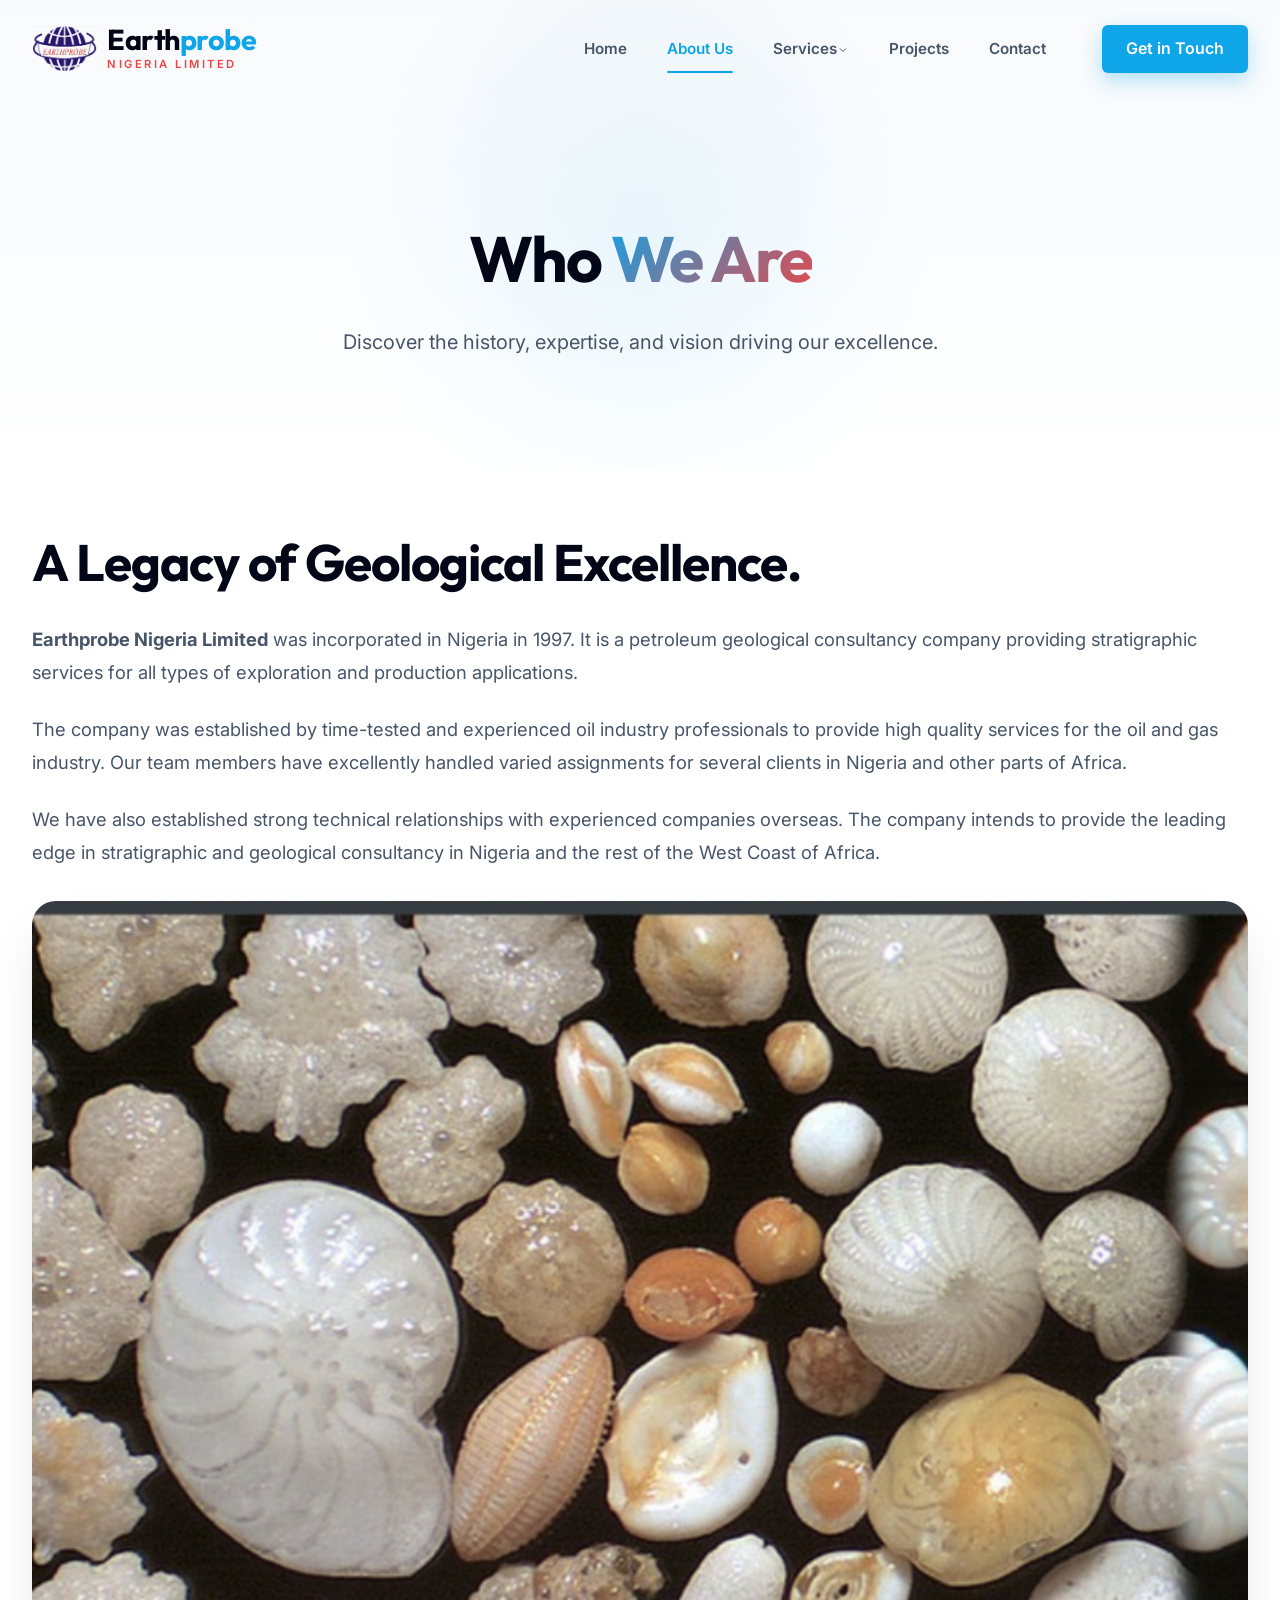
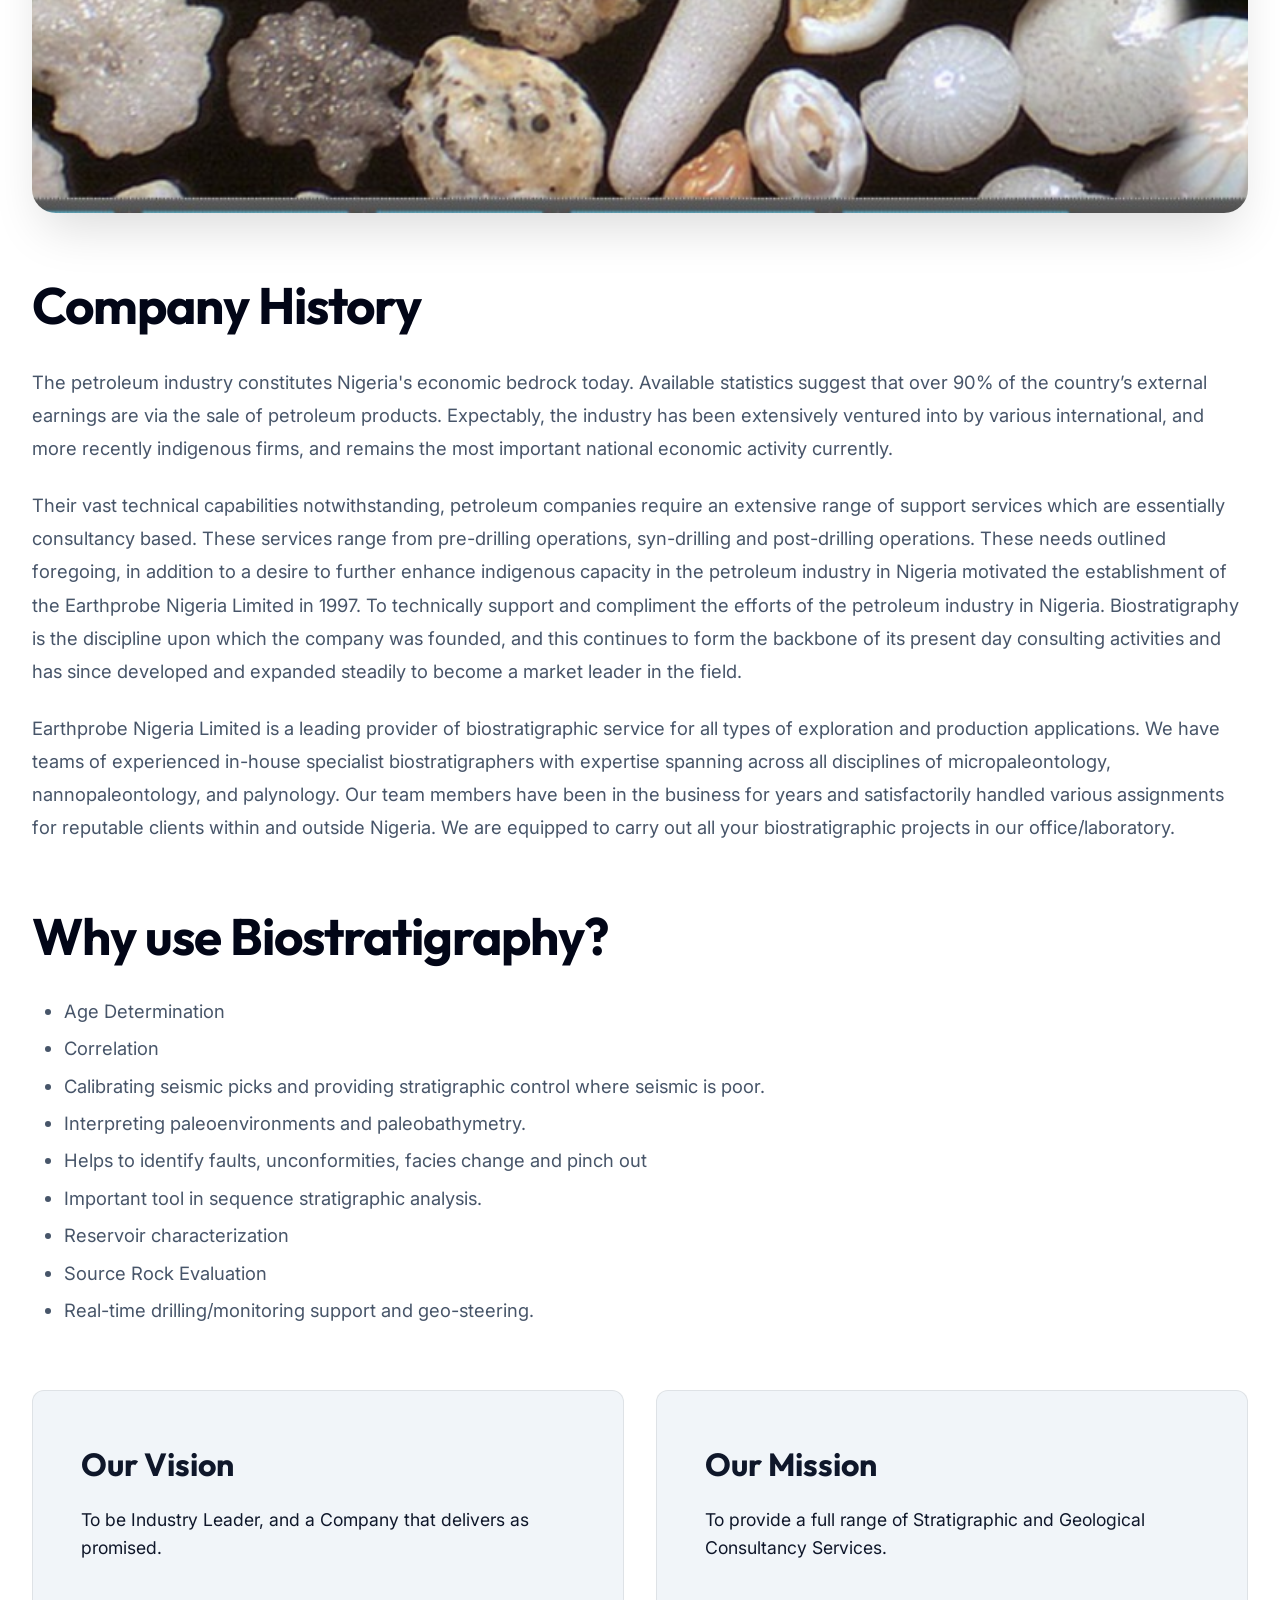
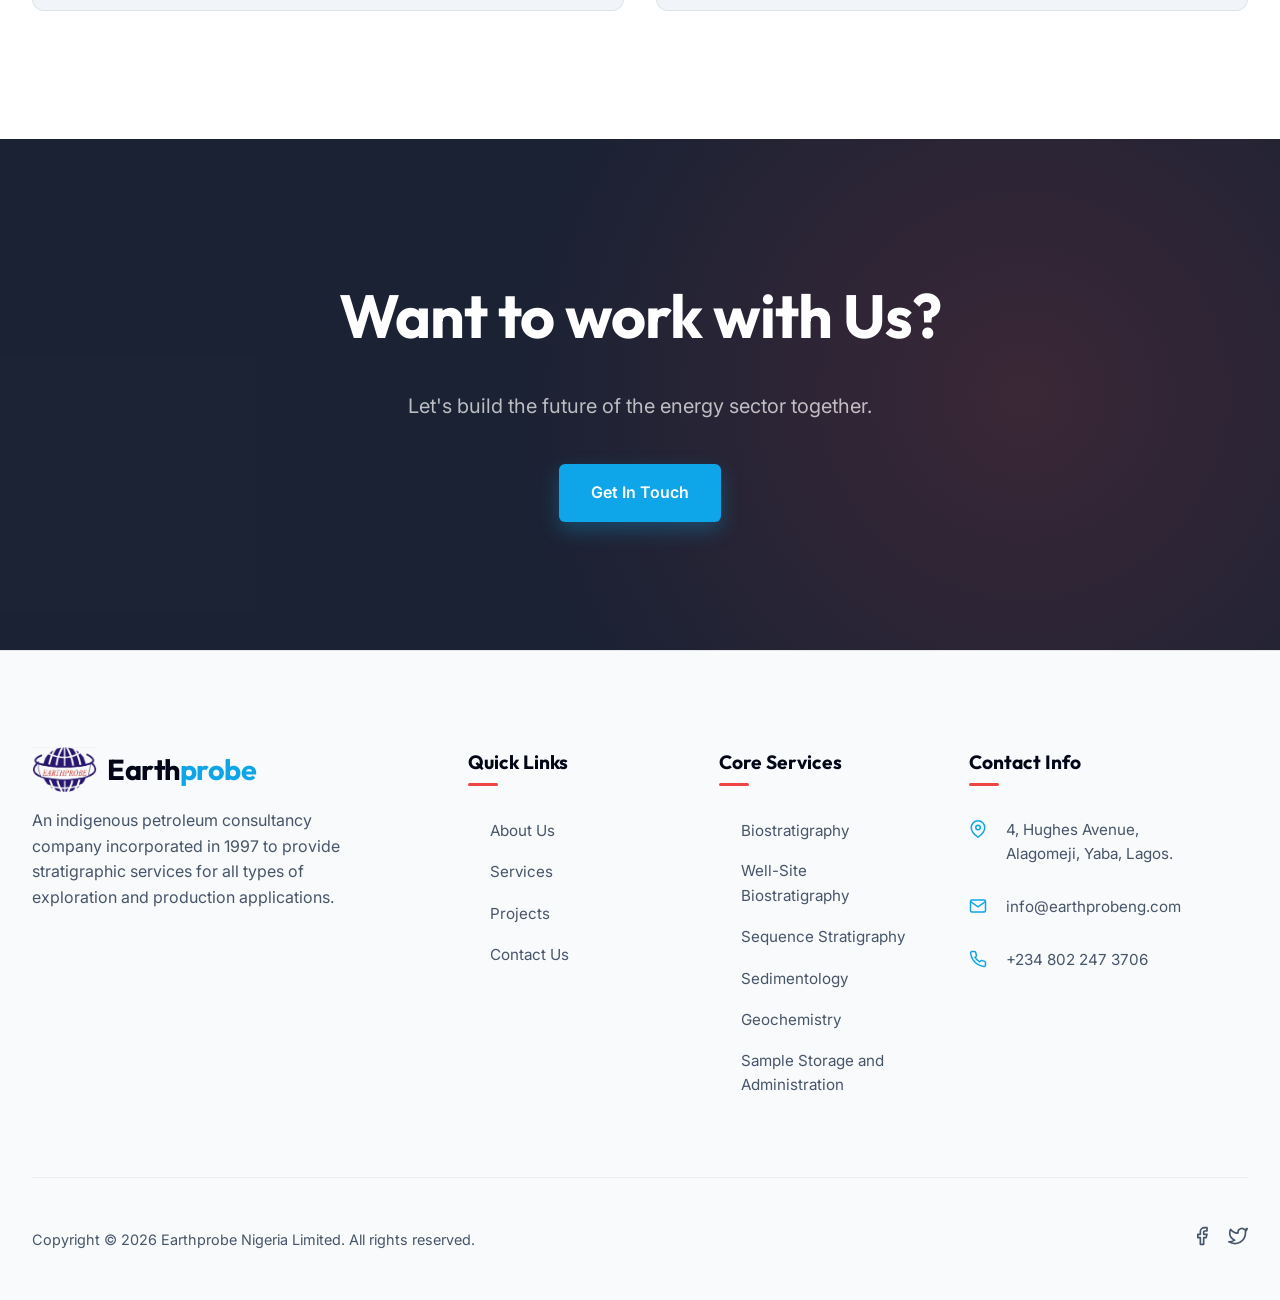
<file: about.html>
<!DOCTYPE html>
<html lang="en">

<head>
    <meta charset="UTF-8">
    <meta name="viewport" content="width=device-width, initial-scale=1.0">
    <title>About Us - Earthprobe Nigeria Limited</title>

    <link rel="preconnect" href="https://fonts.googleapis.com">
    <link rel="preconnect" href="https://fonts.gstatic.com" crossorigin>
    <link
        href="https://fonts.googleapis.com/css2?family=Inter:wght@300;400;500;600&family=Outfit:wght@400;600;700;800&display=swap"
        rel="stylesheet">
    <link rel="stylesheet" href="./styles.css">

    <style>
        .about-text-content {
            font-size: 1.15rem;
            color: var(--text-secondary);
            margin-bottom: 2rem;
        }

        .about-text-content p {
            margin-bottom: 1.5rem;
            font-size: inherit;
        }

        .vision-mission-grid {
            display: grid;
            grid-template-columns: 1fr 1fr;
            gap: 2rem;
            margin-top: 4rem;
        }

        .vm-card {
            background: var(--bg-tertiary);
            border: 1px solid var(--glass-border);
            padding: 3rem;
            border-radius: 12px;
            position: relative;
            overflow: hidden;
        }

        .vm-card::before {
            content: '';
            position: absolute;
            top: 0;
            left: 0;
            width: 4px;
            height: 100%;
            background: var(--accent-orange);
        }

        .vm-card h3 {
            font-size: 2rem;
            margin-bottom: 1rem;
            color: var(--accent-orange);
        }

        .vm-card p {
            font-size: 1.1rem;
            color: var(--text-primary);
        }

        @media(max-width: 768px) {
            .vision-mission-grid {
                grid-template-columns: 1fr;
            }
        }
    </style>
    <link rel="icon" href="./Images/Logo.png" type="image/png">
    <meta name="keywords"
        content="oil company, oil well drilling, biostratigraphy, sequence stratigraphy, well-site stratigraphy, geology, oil rig, Earthprobe Nigeria Limited, petroleum consultancy, oil and gas exploration, micropalaeontology, nannopalaeontology, palynology, geo-steering, reservoir characterization, source rock evaluation, paleoenvironments, Nigeria oil and gas consulting, West Africa offshore drilling, sedimentology, geochemical analysis, core sample administration">
</head>

<body>
    <div class="page-transition">
        <div class="loader"></div>
    </div>

    <nav class="site-nav">
        <div class="container nav-wrapper">
            <a href="index.html" class="brand" style="flex-direction: row; align-items: center; gap: 10px;">
                <img src="./Images/Logo.png" alt="Earthprobe Logo" style="height: 45px; width: auto;">
                <div style="display: flex; flex-direction: column;">
                    <span class="brand-text">Earth<span class="highlight">probe</span></span>
                    <span class="brand-sub">Nigeria Limited</span>
                </div>
            </a>
            <div class="nav-links">
                <a href="index.html" class="nav-link">Home</a>
                <a href="about.html" class="nav-link">About Us</a>
                <div class="nav-dropdown">
                    <a href="services.html" class="nav-link">Services</a>
                    <svg width="12" height="12" viewBox="0 0 24 24" fill="none" stroke="currentColor" stroke-width="2"
                        style="margin-top:2px;">
                        <path d="M6 9l6 6 6-6" />
                    </svg>
                    <div class="dropdown-menu">
                        <a href="service-biostratigraphy.html">Biostratigraphy</a>
                        <a href="service-wellsite.html">Well-Site Biostratigraphy</a>
                        <a href="service-sequencestratigraphy.html">Sequence Stratigraphy</a>
                        <a href="service-sedimentology.html">Sedimentology</a>
                        <a href="service-geochemistry.html">Geochemistry</a>
                        <a href="service-samplestorage.html">Sample Storage and Administration</a>
                    </div>
                </div>
                <a href="projects.html" class="nav-link">Projects</a>
                <a href="contact.html" class="nav-link">Contact</a>
                <a href="contact.html" class="btn btn-primary" style="margin-left:1rem; padding: 0.7rem 1.5rem;">Get in
                    Touch</a>
            </div>
            <div class="hamburger"><span></span><span></span><span></span></div>
        </div>
    </nav>

    <main>
        <header class="page-banner">
            <div class="container">
                <h1 class="anim-fade-up">Who <span class="gradient-text">We Are</span></h1>
                <p class="anim-fade-up delay-100">Discover the history, expertise, and vision driving our excellence.
                </p>
            </div>
        </header>

        <section class="section-padding" style="padding-top: 4rem;">
            <div class="container">
                <div class="about-snippet">
                    <div class="about-snippet-text anim-slide-right">
                        <h2>A Legacy of Geological Excellence.</h2>
                        <div class="about-text-content">
                            <p><strong>Earthprobe Nigeria Limited</strong> was incorporated in Nigeria in 1997. It is a
                                petroleum geological consultancy company providing stratigraphic services for all types
                                of exploration and production applications.</p>
                            <p>The company was established by time-tested and experienced oil industry professionals to
                                provide high quality services for the oil and gas industry. Our team members have
                                excellently handled varied assignments for several clients in Nigeria and other parts of
                                Africa.</p>
                            <p>We have also established strong technical relationships with experienced companies
                                overseas. The company intends to provide the leading edge in stratigraphic and
                                geological consultancy in Nigeria and the rest of the West Coast of Africa.</p>
                        </div>
                    </div>
                    <div class="about-image anim-slide-left delay-100">
                        <div class="about-image-shape" style="border-color: var(--accent-blue);"></div>
                        <img src="./Images/about us.jpg" alt="Geological Survey">
                    </div>
                </div>

                <div class="about-snippet-text anim-fade-up" style="margin-top: 4rem;">
                    <h2>Company History</h2>
                    <div class="about-text-content">
                        <p>The petroleum industry constitutes Nigeria's economic bedrock today. Available statistics
                            suggest that over 90% of the country’s external earnings are via the sale of petroleum
                            products. Expectably, the industry has been extensively ventured into by various
                            international, and more recently indigenous firms, and remains the most important national
                            economic activity currently.</p>
                        <p>Their vast technical capabilities notwithstanding, petroleum companies require an extensive
                            range of support services which are essentially consultancy based. These services range from
                            pre-drilling operations, syn-drilling and post-drilling operations. These needs outlined
                            foregoing, in addition to a desire to further enhance indigenous capacity in the petroleum
                            industry in Nigeria motivated the establishment of the Earthprobe Nigeria Limited in 1997.
                            To technically support and compliment the efforts of the petroleum industry in Nigeria.
                            Biostratigraphy is the discipline upon which the company was founded, and this continues to
                            form the backbone of its present day consulting activities and has since developed and
                            expanded steadily to become a market leader in the field.</p>
                        <p>Earthprobe Nigeria Limited is a leading provider of biostratigraphic service for all types of
                            exploration and production applications. We have teams of experienced in-house specialist
                            biostratigraphers with expertise spanning across all disciplines of micropaleontology,
                            nannopaleontology, and palynology. Our team members have been in the business for years and
                            satisfactorily handled various assignments for reputable clients within and outside Nigeria.
                            We are equipped to carry out all your biostratigraphic projects in our office/laboratory.
                        </p>
                    </div>
                </div>

                <div class="about-snippet-text anim-fade-up style-bullets" style="margin-top: 4rem;">
                    <h2>Why use Biostratigraphy?</h2>
                    <div class="about-text-content">
                        <ul style="list-style: disc; margin-left: 2rem;">
                            <li style="margin-bottom: 0.5rem;">Age Determination</li>
                            <li style="margin-bottom: 0.5rem;">Correlation</li>
                            <li style="margin-bottom: 0.5rem;">Calibrating seismic picks and providing stratigraphic
                                control where seismic is poor.</li>
                            <li style="margin-bottom: 0.5rem;">Interpreting paleoenvironments and paleobathymetry.</li>
                            <li style="margin-bottom: 0.5rem;">Helps to identify faults, unconformities, facies change
                                and pinch out</li>
                            <li style="margin-bottom: 0.5rem;">Important tool in sequence stratigraphic analysis.</li>
                            <li style="margin-bottom: 0.5rem;">Reservoir characterization</li>
                            <li style="margin-bottom: 0.5rem;">Source Rock Evaluation</li>
                            <li style="margin-bottom: 0.5rem;">Real-time drilling/monitoring support and geo-steering.
                            </li>
                        </ul>
                    </div>
                </div>

                <div class="vision-mission-grid">
                    <div class="vm-card anim-fade-up">
                        <h3>Our Vision</h3>
                        <p>To be Industry Leader, and a Company that delivers as promised.</p>
                    </div>
                    <div class="vm-card anim-fade-up delay-100">
                        <h3>Our Mission</h3>
                        <p>To provide a full range of Stratigraphic and Geological Consultancy Services.</p>
                    </div>
                </div>
            </div>
        </section>

        <!-- Call to Action -->
        <section class="section-padding cta-section">
            <div class="container cta-content anim-fade-up">
                <h2>Want to work with Us?</h2>
                <p>Let's build the future of the energy sector together.</p>
                <a href="contact.html" class="btn btn-primary">Get In Touch</a>
            </div>
        </section>
    </main>

    <!-- Footer ... same as index.html -->
    <footer class="site-footer">
        <div class="container">
            <div class="footer-grid">
                <!-- Branding -->
                <div class="footer-col anim-fade-up">
                    <a href="index.html" class="brand"
                        style="margin-bottom: 1rem; flex-direction: row; align-items: center; gap: 10px; justify-content: flex-start;">
                        <img src="./Images/Logo.png" alt="Earthprobe Logo" style="height: 45px; width: auto;">
                        <div style="display: flex; flex-direction: column; text-align: left;">
                            <span class="brand-text">Earth<span class="highlight">probe</span></span>
                        </div>
                    </a>
                    <p>An indigenous petroleum consultancy company incorporated in 1997 to provide stratigraphic
                        services for all types of exploration and production applications.</p>
                </div>

                <!-- Quick Links -->
                <div class="footer-col anim-fade-up delay-100">
                    <h4>Quick Links</h4>
                    <ul class="footer-links">
                        <li><a href="about.html">About Us</a></li>
                        <li><a href="services.html">Services</a></li>
                        <li><a href="projects.html">Projects</a></li>
                        <li><a href="contact.html">Contact Us</a></li>
                    </ul>
                </div>

                <!-- Services Link -->
                <div class="footer-col anim-fade-up delay-200">
                    <h4>Core Services</h4>
                    <ul class="footer-links">
                        <li><a href="service-biostratigraphy.html">Biostratigraphy</a></li>
                        <li><a href="service-wellsite.html">Well-Site Biostratigraphy</a></li>
                        <li><a href="service-sequencestratigraphy.html">Sequence Stratigraphy</a></li>
                        <li><a href="service-sedimentology.html">Sedimentology</a></li>
                        <li><a href="service-geochemistry.html">Geochemistry</a></li>
                        <li><a href="service-samplestorage.html">Sample Storage and Administration</a></li>
                    </ul>
                </div>

                <!-- Contact -->
                <div class="footer-col anim-fade-up delay-300">
                    <h4>Contact Info</h4>
                    <div class="footer-contact">
                        <div class="contact-item">
                            <svg width="18" height="18" viewBox="0 0 24 24" fill="none" stroke="currentColor"
                                stroke-width="2">
                                <path d="M21 10c0 7-9 13-9 13s-9-6-9-13a9 9 0 0 1 18 0z" />
                                <circle cx="12" cy="10" r="3" />
                            </svg>
                            <span>4, Hughes Avenue,<br>Alagomeji, Yaba, Lagos.</span>
                        </div>
                        <div class="contact-item">
                            <svg width="18" height="18" viewBox="0 0 24 24" fill="none" stroke="currentColor"
                                stroke-width="2">
                                <path d="M4 4h16c1.1 0 2 .9 2 2v12c0 1.1-.9 2-2 2H4c-1.1 0-2-.9-2-2V6c0-1.1.9-2 2-2z" />
                                <polyline points="22,6 12,13 2,6" />
                            </svg>
                            <span>info@earthprobeng.com</span>
                        </div>
                        <div class="contact-item">
                            <svg width="18" height="18" viewBox="0 0 24 24" fill="none" stroke="currentColor"
                                stroke-width="2">
                                <path
                                    d="M22 16.92v3a2 2 0 0 1-2.18 2 19.79 19.79 0 0 1-8.63-3.07 19.5 19.5 0 0 1-6-6 19.79 19.79 0 0 1-3.07-8.67A2 2 0 0 1 4.11 2h3a2 2 0 0 1 2 1.72 12.84 12.84 0 0 0 .7 2.81 2 2 0 0 1-.45 2.11L8.09 9.91a16 16 0 0 0 6 6l1.27-1.27a2 2 0 0 1 2.11-.45 12.84 12.84 0 0 0 2.81.7A2 2 0 0 1 22 16.92z" />
                            </svg>
                            <span>+234 802 247 3706</span>
                        </div>
                    </div>
                </div>
            </div>

            <div class="footer-bottom">
                <p>Copyright &copy; 2026 Earthprobe Nigeria Limited. All rights reserved.</p>
                <div style="display: flex; gap: 1rem;">
                    <a href="#" style="color: var(--text-secondary);"><svg width="20" height="20" viewBox="0 0 24 24"
                            fill="none" stroke="currentColor" stroke-width="2" stroke-linecap="round"
                            stroke-linejoin="round">
                            <path d="M18 2h-3a5 5 0 0 0-5 5v3H7v4h3v8h4v-8h3l1-4h-4V7a1 1 0 0 1 1-1h3z" />
                        </svg></a>
                    <a href="#" style="color: var(--text-secondary);"><svg width="20" height="20" viewBox="0 0 24 24"
                            fill="none" stroke="currentColor" stroke-width="2" stroke-linecap="round"
                            stroke-linejoin="round">
                            <path
                                d="M23 3a10.9 10.9 0 0 1-3.14 1.53 4.48 4.48 0 0 0-7.86 3v1A10.66 10.66 0 0 1 3 4s-4 9 5 13a11.64 11.64 0 0 1-7 2c9 5 20 0 20-11.5a4.5 4.5 0 0 0-.08-.83A7.72 7.72 0 0 0 23 3z" />
                        </svg></a>
                </div>
            </div>
        </div>
    </footer>
    <script src="./script.js"></script>
</body>

</html>
</file>
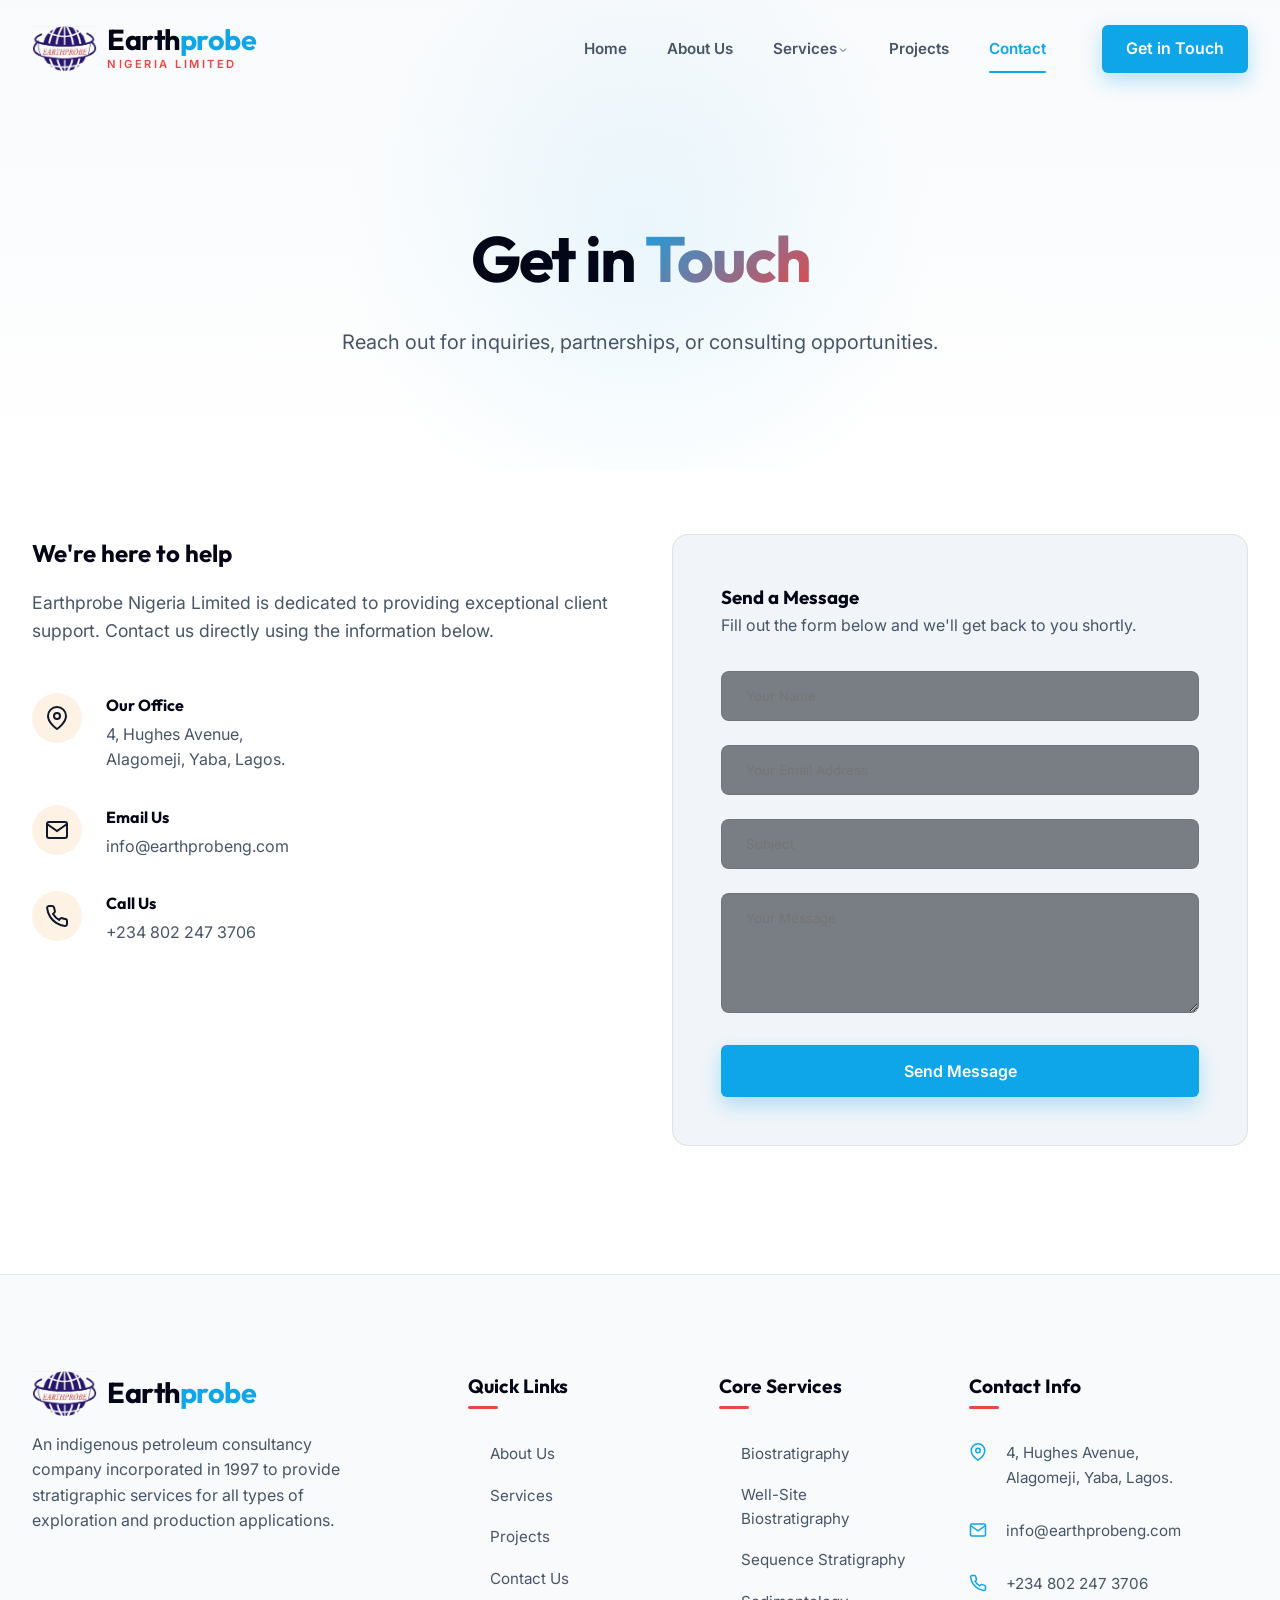
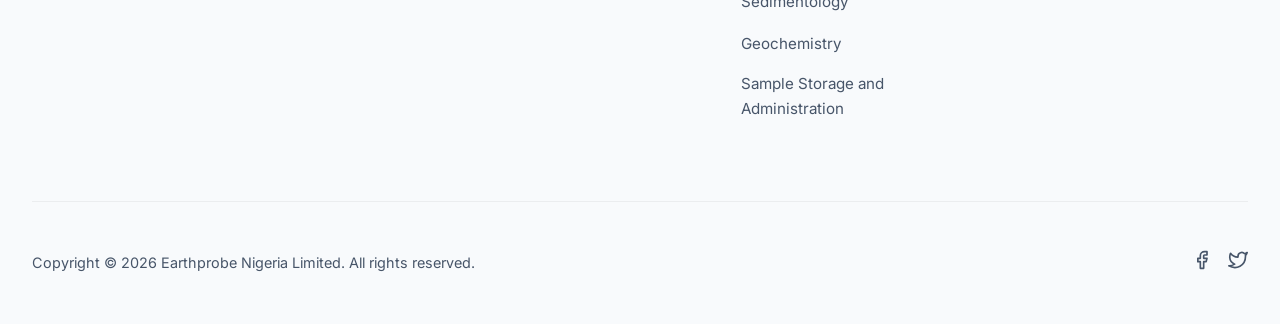
<file: contact.html>
<!DOCTYPE html>
<html lang="en">

<head>
    <meta charset="UTF-8">
    <meta name="viewport" content="width=device-width, initial-scale=1.0">
    <title>Contact Us - Earthprobe Nigeria Limited</title>

    <link rel="preconnect" href="https://fonts.googleapis.com">
    <link rel="preconnect" href="https://fonts.gstatic.com" crossorigin>
    <link
        href="https://fonts.googleapis.com/css2?family=Inter:wght@300;400;500;600&family=Outfit:wght@400;600;700;800&display=swap"
        rel="stylesheet">
    <link rel="stylesheet" href="./styles.css">

    <style>
        .contact-wrapper {
            display: grid;
            grid-template-columns: 1fr 1fr;
            gap: 4rem;
        }

        .contact-info-list {
            margin-top: 3rem;
            display: flex;
            flex-direction: column;
            gap: 2rem;
        }

        .contact-info-list .contact-item {
            display: flex;
            gap: 1.5rem;
            align-items: flex-start;
        }

        .contact-item-icon {
            width: 50px;
            height: 50px;
            background: rgba(245, 124, 0, 0.1);
            color: var(--accent-orange);
            border-radius: 50%;
            display: flex;
            align-items: center;
            justify-content: center;
            flex-shrink: 0;
        }

        .contact-item-text h4 {
            margin-bottom: 0.2rem;
        }

        .contact-item-text p {
            color: var(--text-secondary);
        }

        /* Modern Form */
        .contact-form {
            background: var(--bg-tertiary);
            padding: 3rem;
            border-radius: 16px;
            border: 1px solid var(--glass-border);
        }

        .form-group {
            margin-bottom: 1.5rem;
        }

        .form-control {
            width: 100%;
            background: rgba(2, 8, 19, 0.5);
            border: 1px solid var(--glass-border);
            padding: 1rem 1.5rem;
            border-radius: 8px;
            color: var(--text-primary);
            font-family: var(--font-body);
            transition: border-color 0.3s ease;
        }

        .form-control:focus {
            outline: none;
            border-color: var(--accent-orange);
        }

        textarea.form-control {
            resize: vertical;
            min-height: 120px;
        }

        @media(max-width: 900px) {
            .contact-wrapper {
                grid-template-columns: 1fr;
            }
        }
    </style>
    <link rel="icon" href="./Images/Logo.png" type="image/png">
    <meta name="keywords"
        content="oil company, oil well drilling, biostratigraphy, sequence stratigraphy, well-site stratigraphy, geology, oil rig, Earthprobe Nigeria Limited, petroleum consultancy, oil and gas exploration, micropalaeontology, nannopalaeontology, palynology, geo-steering, reservoir characterization, source rock evaluation, paleoenvironments, Nigeria oil and gas consulting, West Africa offshore drilling, sedimentology, geochemical analysis, core sample administration">
</head>

<body>
    <div class="page-transition">
        <div class="loader"></div>
    </div>

    <nav class="site-nav">
        <div class="container nav-wrapper">
            <a href="index.html" class="brand" style="flex-direction: row; align-items: center; gap: 10px;">
                <img src="./Images/Logo.png" alt="Earthprobe Logo" style="height: 45px; width: auto;">
                <div style="display: flex; flex-direction: column;">
                    <span class="brand-text">Earth<span class="highlight">probe</span></span>
                    <span class="brand-sub">Nigeria Limited</span>
                </div>
            </a>
            <div class="nav-links">
                <a href="index.html" class="nav-link">Home</a>
                <a href="about.html" class="nav-link">About Us</a>
                <div class="nav-dropdown">
                    <a href="services.html" class="nav-link">Services</a>
                    <svg width="12" height="12" viewBox="0 0 24 24" fill="none" stroke="currentColor" stroke-width="2"
                        style="margin-top:2px;">
                        <path d="M6 9l6 6 6-6" />
                    </svg>
                    <div class="dropdown-menu">
                        <a href="service-biostratigraphy.html">Biostratigraphy</a>
                        <a href="service-wellsite.html">Well-Site Biostratigraphy</a>
                        <a href="service-sequencestratigraphy.html">Sequence Stratigraphy</a>
                        <a href="service-sedimentology.html">Sedimentology</a>
                        <a href="service-geochemistry.html">Geochemistry</a>
                        <a href="service-samplestorage.html">Sample Storage and Administration</a>
                    </div>
                </div>
                <a href="projects.html" class="nav-link">Projects</a>
                <a href="contact.html" class="nav-link">Contact</a>
                <a href="contact.html" class="btn btn-primary" style="margin-left:1rem; padding: 0.7rem 1.5rem;">Get in
                    Touch</a>
            </div>
            <div class="hamburger"><span></span><span></span><span></span></div>
        </div>
    </nav>

    <main>
        <header class="page-banner">
            <div class="container">
                <h1 class="anim-fade-up">Get in <span class="gradient-text">Touch</span></h1>
                <p class="anim-fade-up delay-100">Reach out for inquiries, partnerships, or consulting opportunities.
                </p>
            </div>
        </header>

        <section class="section-padding" style="padding-top: 4rem;">
            <div class="container contact-wrapper">
                <div class="contact-info-container anim-slide-right">
                    <h2>We're here to help</h2>
                    <p style="color: var(--text-secondary); margin-top: 1rem; font-size: 1.1rem;">Earthprobe Nigeria
                        Limited is dedicated to providing exceptional client support. Contact us directly using the
                        information below.</p>

                    <div class="contact-info-list">
                        <div class="contact-item">
                            <div class="contact-item-icon">
                                <svg width="24" height="24" viewBox="0 0 24 24" fill="none" stroke="currentColor"
                                    stroke-width="2">
                                    <path d="M21 10c0 7-9 13-9 13s-9-6-9-13a9 9 0 0 1 18 0z" />
                                    <circle cx="12" cy="10" r="3" />
                                </svg>
                            </div>
                            <div class="contact-item-text">
                                <h4>Our Office</h4>
                                <p>4, Hughes Avenue,<br>Alagomeji, Yaba, Lagos.</p>
                            </div>
                        </div>

                        <div class="contact-item">
                            <div class="contact-item-icon">
                                <svg width="24" height="24" viewBox="0 0 24 24" fill="none" stroke="currentColor"
                                    stroke-width="2">
                                    <path
                                        d="M4 4h16c1.1 0 2 .9 2 2v12c0 1.1-.9 2-2 2H4c-1.1 0-2-.9-2-2V6c0-1.1.9-2 2-2z" />
                                    <polyline points="22,6 12,13 2,6" />
                                </svg>
                            </div>
                            <div class="contact-item-text">
                                <h4>Email Us</h4>
                                <p>info@earthprobeng.com</p>
                            </div>
                        </div>

                        <div class="contact-item">
                            <div class="contact-item-icon">
                                <svg width="24" height="24" viewBox="0 0 24 24" fill="none" stroke="currentColor"
                                    stroke-width="2">
                                    <path
                                        d="M22 16.92v3a2 2 0 0 1-2.18 2 19.79 19.79 0 0 1-8.63-3.07 19.5 19.5 0 0 1-6-6 19.79 19.79 0 0 1-3.07-8.67A2 2 0 0 1 4.11 2h3a2 2 0 0 1 2 1.72 12.84 12.84 0 0 0 .7 2.81 2 2 0 0 1-.45 2.11L8.09 9.91a16 16 0 0 0 6 6l1.27-1.27a2 2 0 0 1 2.11-.45 12.84 12.84 0 0 0 2.81.7A2 2 0 0 1 22 16.92z" />
                                </svg>
                            </div>
                            <div class="contact-item-text">
                                <h4>Call Us</h4>
                                <p>+234 802 247 3706</p>
                            </div>
                        </div>
                    </div>
                </div>

                <div class="contact-form-container anim-slide-left delay-100">
                    <form class="contact-form" onsubmit="event.preventDefault(); alert('Message Sent!');">
                        <h3>Send a Message</h3>
                        <p style="color: var(--text-secondary); margin-bottom: 2rem;">Fill out the form below and we'll
                            get back to you shortly.</p>

                        <div class="form-group">
                            <input type="text" class="form-control" placeholder="Your Name" required>
                        </div>
                        <div class="form-group">
                            <input type="email" class="form-control" placeholder="Your Email Address" required>
                        </div>
                        <div class="form-group">
                            <input type="text" class="form-control" placeholder="Subject">
                        </div>
                        <div class="form-group">
                            <textarea class="form-control" placeholder="Your Message" required></textarea>
                        </div>
                        <button type="submit" class="btn btn-primary" style="width: 100%;">Send Message</button>
                    </form>
                </div>
            </div>
        </section>
    </main>

    <footer class="site-footer">
        <div class="container">
            <div class="footer-grid">
                <!-- Branding -->
                <div class="footer-col anim-fade-up">
                    <a href="index.html" class="brand"
                        style="margin-bottom: 1rem; flex-direction: row; align-items: center; gap: 10px; justify-content: flex-start;">
                        <img src="./Images/Logo.png" alt="Earthprobe Logo" style="height: 45px; width: auto;">
                        <div style="display: flex; flex-direction: column; text-align: left;">
                            <span class="brand-text">Earth<span class="highlight">probe</span></span>
                        </div>
                    </a>
                    <p>An indigenous petroleum consultancy company incorporated in 1997 to provide stratigraphic
                        services for all types of exploration and production applications.</p>
                </div>

                <!-- Quick Links -->
                <div class="footer-col anim-fade-up delay-100">
                    <h4>Quick Links</h4>
                    <ul class="footer-links">
                        <li><a href="about.html">About Us</a></li>
                        <li><a href="services.html">Services</a></li>
                        <li><a href="projects.html">Projects</a></li>
                        <li><a href="contact.html">Contact Us</a></li>
                    </ul>
                </div>

                <!-- Services Link -->
                <div class="footer-col anim-fade-up delay-200">
                    <h4>Core Services</h4>
                    <ul class="footer-links">
                        <li><a href="service-biostratigraphy.html">Biostratigraphy</a></li>
                        <li><a href="service-wellsite.html">Well-Site Biostratigraphy</a></li>
                        <li><a href="service-sequencestratigraphy.html">Sequence Stratigraphy</a></li>
                        <li><a href="service-sedimentology.html">Sedimentology</a></li>
                        <li><a href="service-geochemistry.html">Geochemistry</a></li>
                        <li><a href="service-samplestorage.html">Sample Storage and Administration</a></li>
                    </ul>
                </div>

                <!-- Contact -->
                <div class="footer-col anim-fade-up delay-300">
                    <h4>Contact Info</h4>
                    <div class="footer-contact">
                        <div class="contact-item">
                            <svg width="18" height="18" viewBox="0 0 24 24" fill="none" stroke="currentColor"
                                stroke-width="2">
                                <path d="M21 10c0 7-9 13-9 13s-9-6-9-13a9 9 0 0 1 18 0z" />
                                <circle cx="12" cy="10" r="3" />
                            </svg>
                            <span>4, Hughes Avenue,<br>Alagomeji, Yaba, Lagos.</span>
                        </div>
                        <div class="contact-item">
                            <svg width="18" height="18" viewBox="0 0 24 24" fill="none" stroke="currentColor"
                                stroke-width="2">
                                <path d="M4 4h16c1.1 0 2 .9 2 2v12c0 1.1-.9 2-2 2H4c-1.1 0-2-.9-2-2V6c0-1.1.9-2 2-2z" />
                                <polyline points="22,6 12,13 2,6" />
                            </svg>
                            <span>info@earthprobeng.com</span>
                        </div>
                        <div class="contact-item">
                            <svg width="18" height="18" viewBox="0 0 24 24" fill="none" stroke="currentColor"
                                stroke-width="2">
                                <path
                                    d="M22 16.92v3a2 2 0 0 1-2.18 2 19.79 19.79 0 0 1-8.63-3.07 19.5 19.5 0 0 1-6-6 19.79 19.79 0 0 1-3.07-8.67A2 2 0 0 1 4.11 2h3a2 2 0 0 1 2 1.72 12.84 12.84 0 0 0 .7 2.81 2 2 0 0 1-.45 2.11L8.09 9.91a16 16 0 0 0 6 6l1.27-1.27a2 2 0 0 1 2.11-.45 12.84 12.84 0 0 0 2.81.7A2 2 0 0 1 22 16.92z" />
                            </svg>
                            <span>+234 802 247 3706</span>
                        </div>
                    </div>
                </div>
            </div>

            <div class="footer-bottom">
                <p>Copyright &copy; 2026 Earthprobe Nigeria Limited. All rights reserved.</p>
                <div style="display: flex; gap: 1rem;">
                    <a href="#" style="color: var(--text-secondary);"><svg width="20" height="20" viewBox="0 0 24 24"
                            fill="none" stroke="currentColor" stroke-width="2" stroke-linecap="round"
                            stroke-linejoin="round">
                            <path d="M18 2h-3a5 5 0 0 0-5 5v3H7v4h3v8h4v-8h3l1-4h-4V7a1 1 0 0 1 1-1h3z" />
                        </svg></a>
                    <a href="#" style="color: var(--text-secondary);"><svg width="20" height="20" viewBox="0 0 24 24"
                            fill="none" stroke="currentColor" stroke-width="2" stroke-linecap="round"
                            stroke-linejoin="round">
                            <path
                                d="M23 3a10.9 10.9 0 0 1-3.14 1.53 4.48 4.48 0 0 0-7.86 3v1A10.66 10.66 0 0 1 3 4s-4 9 5 13a11.64 11.64 0 0 1-7 2c9 5 20 0 20-11.5a4.5 4.5 0 0 0-.08-.83A7.72 7.72 0 0 0 23 3z" />
                        </svg></a>
                </div>
            </div>
        </div>
    </footer>
    <script src="./script.js"></script>
</body>

</html>
</file>
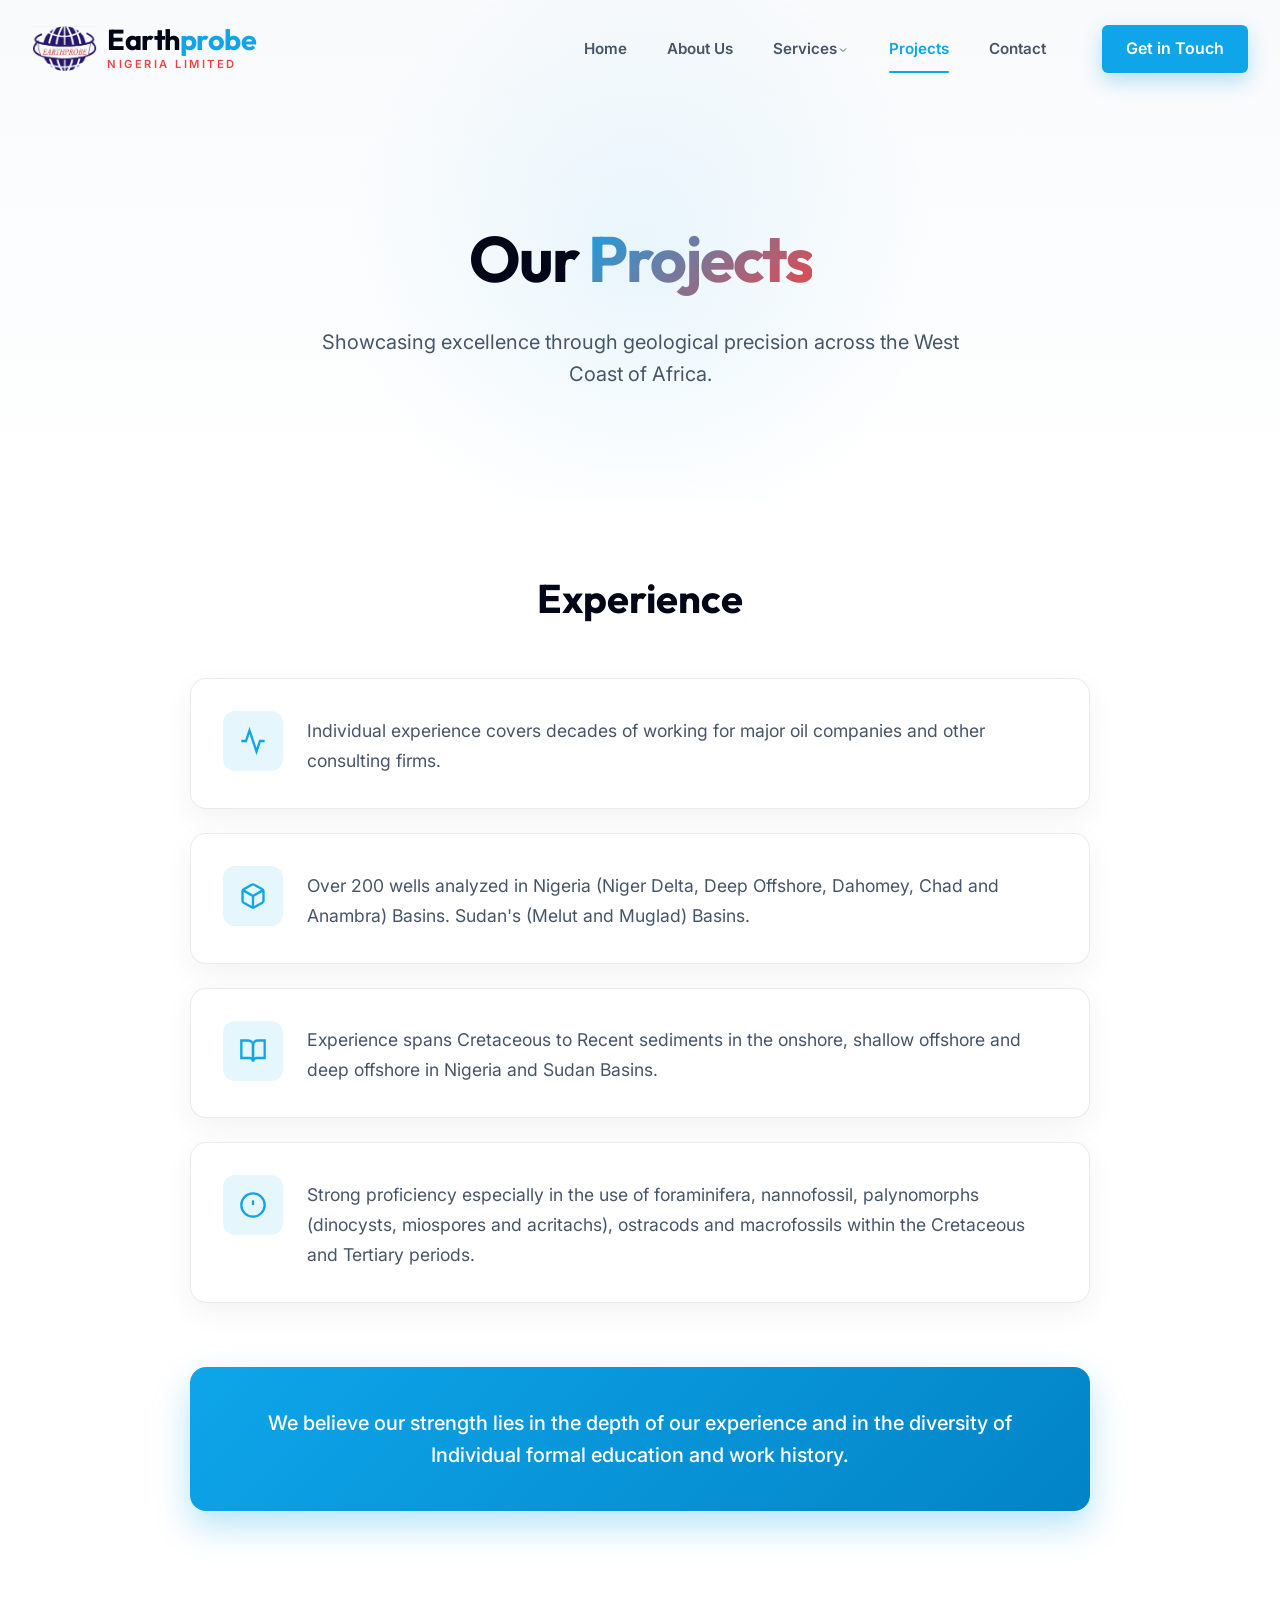
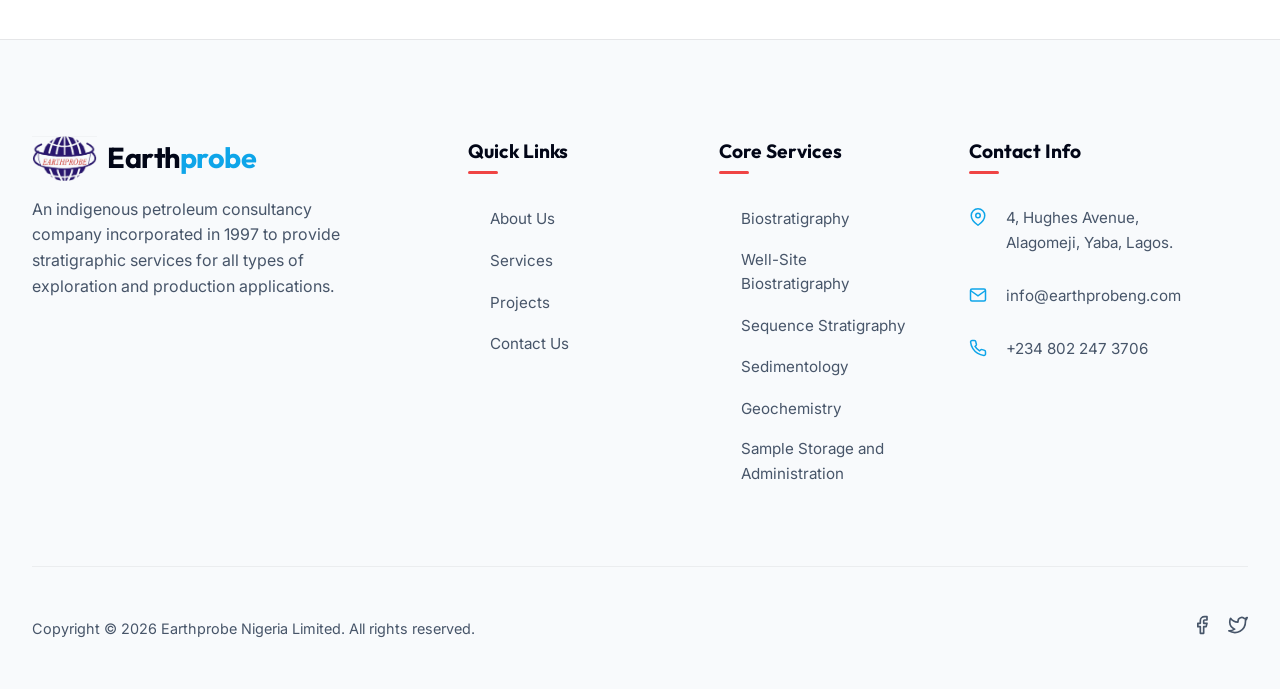
<file: projects.html>
<!DOCTYPE html>
<html lang="en">

<head>
    <meta charset="UTF-8">
    <meta name="viewport" content="width=device-width, initial-scale=1.0">
    <title>Projects - Earthprobe Nigeria Limited</title>

    <link rel="preconnect" href="https://fonts.googleapis.com">
    <link rel="preconnect" href="https://fonts.gstatic.com" crossorigin>
    <link
        href="https://fonts.googleapis.com/css2?family=Inter:wght@300;400;500;600&family=Outfit:wght@400;600;700;800&display=swap"
        rel="stylesheet">
    <link rel="stylesheet" href="./styles.css">
    <style>
        .experience-section {
            max-width: 900px;
            margin: 0 auto;
        }

        .experience-list {
            display: flex;
            flex-direction: column;
            gap: 1.5rem;
            margin-bottom: 4rem;
        }

        .experience-item {
            display: flex;
            align-items: flex-start;
            gap: 1.5rem;
            background: var(--bg-main);
            padding: 2rem;
            border-radius: 16px;
            box-shadow: 0 10px 30px rgba(0, 0, 0, 0.05);
            border: 1px solid var(--glass-border);
            transition: all 0.4s var(--ease-smooth);
        }

        .experience-item:hover {
            transform: translateY(-5px);
            box-shadow: 0 20px 40px rgba(0, 0, 0, 0.08);
            border-color: rgba(14, 165, 233, 0.3);
        }

        .icon-box {
            background: rgba(14, 165, 233, 0.1);
            color: var(--accent-blue);
            width: 60px;
            height: 60px;
            border-radius: 12px;
            display: flex;
            align-items: center;
            justify-content: center;
            flex-shrink: 0;
            transition: all 0.4s var(--ease-spring);
        }

        .experience-item:hover .icon-box {
            background: var(--accent-blue);
            color: #fff;
            transform: scale(1.1) rotate(5deg);
        }

        .experience-item .content p {
            color: var(--text-secondary);
            font-size: 1.1rem;
            line-height: 1.7;
            margin: 0;
            padding-top: 0.3rem;
        }

        .experience-conclusion {
            background: linear-gradient(135deg, var(--accent-blue), var(--accent-blue-hover));
            color: #fff;
            padding: 2.5rem;
            border-radius: 16px;
            text-align: center;
            font-size: 1.25rem;
            font-weight: 500;
            line-height: 1.6;
            box-shadow: 0 15px 35px rgba(14, 165, 233, 0.3);
        }

        @media (max-width: 768px) {
            .experience-item {
                flex-direction: column;
                align-items: center;
                text-align: center;
                padding: 1.5rem;
                gap: 1rem;
            }

            .icon-box {
                margin: 0 auto;
            }

            .experience-item .content p {
                font-size: 1rem;
                padding-top: 0;
            }

            .experience-conclusion {
                font-size: 1.1rem;
                padding: 1.5rem;
            }

            h2.anim-fade-up {
                font-size: 2rem !important;
                margin-bottom: 2rem !important;
            }
        }
    </style>
    <link rel="icon" href="./Images/Logo.png" type="image/png">
    <meta name="keywords"
        content="oil company, oil well drilling, biostratigraphy, sequence stratigraphy, well-site stratigraphy, geology, oil rig, Earthprobe Nigeria Limited, petroleum consultancy, oil and gas exploration, micropalaeontology, nannopalaeontology, palynology, geo-steering, reservoir characterization, source rock evaluation, paleoenvironments, Nigeria oil and gas consulting, West Africa offshore drilling, sedimentology, geochemical analysis, core sample administration">
</head>

<body>
    <div class="page-transition">
        <div class="loader"></div>
    </div>

    <nav class="site-nav">
        <div class="container nav-wrapper">
            <a href="index.html" class="brand" style="flex-direction: row; align-items: center; gap: 10px;">
                <img src="./Images/Logo.png" alt="Earthprobe Logo" style="height: 45px; width: auto;">
                <div style="display: flex; flex-direction: column;">
                    <span class="brand-text">Earth<span class="highlight">probe</span></span>
                    <span class="brand-sub">Nigeria Limited</span>
                </div>
            </a>
            <div class="nav-links">
                <a href="index.html" class="nav-link">Home</a>
                <a href="about.html" class="nav-link">About Us</a>
                <div class="nav-dropdown">
                    <a href="services.html" class="nav-link">Services</a>
                    <svg width="12" height="12" viewBox="0 0 24 24" fill="none" stroke="currentColor" stroke-width="2"
                        style="margin-top:2px;">
                        <path d="M6 9l6 6 6-6" />
                    </svg>
                    <div class="dropdown-menu">
                        <a href="service-biostratigraphy.html">Biostratigraphy</a>
                        <a href="service-wellsite.html">Well-Site Biostratigraphy</a>
                        <a href="service-sequencestratigraphy.html">Sequence Stratigraphy</a>
                        <a href="service-sedimentology.html">Sedimentology</a>
                        <a href="service-geochemistry.html">Geochemistry</a>
                        <a href="service-samplestorage.html">Sample Storage and Administration</a>
                    </div>
                </div>
                <a href="projects.html" class="nav-link">Projects</a>
                <a href="contact.html" class="nav-link">Contact</a>
                <a href="contact.html" class="btn btn-primary" style="margin-left:1rem; padding: 0.7rem 1.5rem;">Get in
                    Touch</a>
            </div>
            <div class="hamburger"><span></span><span></span><span></span></div>
        </div>
    </nav>

    <main>
        <header class="page-banner">
            <div class="container">
                <h1 class="anim-fade-up">Our <span class="gradient-text">Projects</span></h1>
                <p class="anim-fade-up delay-100">Showcasing excellence through geological precision across the West
                    Coast of Africa.</p>
            </div>
        </header>

        <section class="section-padding" style="padding-top: 4rem;">
            <div class="container">
                <div class="experience-section">
                    <h2 class="anim-fade-up"
                        style="margin-bottom: 3rem; font-size: 2.5rem; color: var(--text-dark); text-align: center;">
                        Experience</h2>

                    <div class="experience-list">
                        <div class="experience-item anim-fade-up delay-100">
                            <div class="icon-box">
                                <svg width="28" height="28" viewBox="0 0 24 24" fill="none" stroke="currentColor"
                                    stroke-width="2">
                                    <path d="M22 12h-4l-3 9L9 3l-3 9H2" />
                                </svg>
                            </div>
                            <div class="content">
                                <p>Individual experience covers decades of working for major oil companies and other
                                    consulting firms.</p>
                            </div>
                        </div>

                        <div class="experience-item anim-fade-up delay-200">
                            <div class="icon-box">
                                <svg width="28" height="28" viewBox="0 0 24 24" fill="none" stroke="currentColor"
                                    stroke-width="2">
                                    <path
                                        d="M21 16V8a2 2 0 0 0-1-1.73l-7-4a2 2 0 0 0-2 0l-7 4A2 2 0 0 0 3 8v8a2 2 0 0 0 1 1.73l7 4a2 2 0 0 0 2 0l7-4A2 2 0 0 0 21 16z" />
                                    <polyline points="3.27 6.96 12 12.01 20.73 6.96" />
                                    <line x1="12" y1="22.08" x2="12" y2="12" />
                                </svg>
                            </div>
                            <div class="content">
                                <p>Over 200 wells analyzed in Nigeria (Niger Delta, Deep Offshore, Dahomey, Chad and
                                    Anambra) Basins. Sudan's (Melut and Muglad) Basins.</p>
                            </div>
                        </div>

                        <div class="experience-item anim-fade-up delay-300">
                            <div class="icon-box">
                                <svg width="28" height="28" viewBox="0 0 24 24" fill="none" stroke="currentColor"
                                    stroke-width="2">
                                    <path d="M2 3h6a4 4 0 0 1 4 4v14a3 3 0 0 0-3-3H2z" />
                                    <path d="M22 3h-6a4 4 0 0 0-4 4v14a3 3 0 0 1 3-3h7z" />
                                </svg>
                            </div>
                            <div class="content">
                                <p>Experience spans Cretaceous to Recent sediments in the onshore, shallow offshore and
                                    deep offshore in Nigeria and Sudan Basins.</p>
                            </div>
                        </div>

                        <div class="experience-item anim-fade-up delay-400">
                            <div class="icon-box">
                                <svg width="28" height="28" viewBox="0 0 24 24" fill="none" stroke="currentColor"
                                    stroke-width="2">
                                    <circle cx="12" cy="12" r="10" />
                                    <path d="M12 8v4" />
                                    <path d="M12 16h.01" />
                                </svg>
                            </div>
                            <div class="content">
                                <p>Strong proficiency especially in the use of foraminifera, nannofossil, palynomorphs
                                    (dinocysts, miospores and acritachs), ostracods and macrofossils within the
                                    Cretaceous and Tertiary periods.</p>
                            </div>
                        </div>
                    </div>

                    <div class="experience-conclusion anim-fade-up delay-500">
                        <p>We believe our strength lies in the depth of our experience and in the diversity of
                            Individual formal education and work history.</p>
                    </div>
                </div>
            </div>
        </section>
    </main>

    <footer class="site-footer">
        <div class="container">
            <div class="footer-grid">
                <!-- Branding -->
                <div class="footer-col anim-fade-up">
                    <a href="index.html" class="brand"
                        style="margin-bottom: 1rem; flex-direction: row; align-items: center; gap: 10px; justify-content: flex-start;">
                        <img src="./Images/Logo.png" alt="Earthprobe Logo" style="height: 45px; width: auto;">
                        <div style="display: flex; flex-direction: column; text-align: left;">
                            <span class="brand-text">Earth<span class="highlight">probe</span></span>
                        </div>
                    </a>
                    <p>An indigenous petroleum consultancy company incorporated in 1997 to provide stratigraphic
                        services for all types of exploration and production applications.</p>
                </div>

                <!-- Quick Links -->
                <div class="footer-col anim-fade-up delay-100">
                    <h4>Quick Links</h4>
                    <ul class="footer-links">
                        <li><a href="about.html">About Us</a></li>
                        <li><a href="services.html">Services</a></li>
                        <li><a href="projects.html">Projects</a></li>
                        <li><a href="contact.html">Contact Us</a></li>
                    </ul>
                </div>

                <!-- Services Link -->
                <div class="footer-col anim-fade-up delay-200">
                    <h4>Core Services</h4>
                    <ul class="footer-links">
                        <li><a href="service-biostratigraphy.html">Biostratigraphy</a></li>
                        <li><a href="service-wellsite.html">Well-Site Biostratigraphy</a></li>
                        <li><a href="service-sequencestratigraphy.html">Sequence Stratigraphy</a></li>
                        <li><a href="service-sedimentology.html">Sedimentology</a></li>
                        <li><a href="service-geochemistry.html">Geochemistry</a></li>
                        <li><a href="service-samplestorage.html">Sample Storage and Administration</a></li>
                    </ul>
                </div>

                <!-- Contact -->
                <div class="footer-col anim-fade-up delay-300">
                    <h4>Contact Info</h4>
                    <div class="footer-contact">
                        <div class="contact-item">
                            <svg width="18" height="18" viewBox="0 0 24 24" fill="none" stroke="currentColor"
                                stroke-width="2">
                                <path d="M21 10c0 7-9 13-9 13s-9-6-9-13a9 9 0 0 1 18 0z" />
                                <circle cx="12" cy="10" r="3" />
                            </svg>
                            <span>4, Hughes Avenue,<br>Alagomeji, Yaba, Lagos.</span>
                        </div>
                        <div class="contact-item">
                            <svg width="18" height="18" viewBox="0 0 24 24" fill="none" stroke="currentColor"
                                stroke-width="2">
                                <path d="M4 4h16c1.1 0 2 .9 2 2v12c0 1.1-.9 2-2 2H4c-1.1 0-2-.9-2-2V6c0-1.1.9-2 2-2z" />
                                <polyline points="22,6 12,13 2,6" />
                            </svg>
                            <span>info@earthprobeng.com</span>
                        </div>
                        <div class="contact-item">
                            <svg width="18" height="18" viewBox="0 0 24 24" fill="none" stroke="currentColor"
                                stroke-width="2">
                                <path
                                    d="M22 16.92v3a2 2 0 0 1-2.18 2 19.79 19.79 0 0 1-8.63-3.07 19.5 19.5 0 0 1-6-6 19.79 19.79 0 0 1-3.07-8.67A2 2 0 0 1 4.11 2h3a2 2 0 0 1 2 1.72 12.84 12.84 0 0 0 .7 2.81 2 2 0 0 1-.45 2.11L8.09 9.91a16 16 0 0 0 6 6l1.27-1.27a2 2 0 0 1 2.11-.45 12.84 12.84 0 0 0 2.81.7A2 2 0 0 1 22 16.92z" />
                            </svg>
                            <span>+234 802 247 3706</span>
                        </div>
                    </div>
                </div>
            </div>

            <div class="footer-bottom">
                <p>Copyright &copy; 2026 Earthprobe Nigeria Limited. All rights reserved.</p>
                <div style="display: flex; gap: 1rem;">
                    <a href="#" style="color: var(--text-secondary);"><svg width="20" height="20" viewBox="0 0 24 24"
                            fill="none" stroke="currentColor" stroke-width="2" stroke-linecap="round"
                            stroke-linejoin="round">
                            <path d="M18 2h-3a5 5 0 0 0-5 5v3H7v4h3v8h4v-8h3l1-4h-4V7a1 1 0 0 1 1-1h3z" />
                        </svg></a>
                    <a href="#" style="color: var(--text-secondary);"><svg width="20" height="20" viewBox="0 0 24 24"
                            fill="none" stroke="currentColor" stroke-width="2" stroke-linecap="round"
                            stroke-linejoin="round">
                            <path
                                d="M23 3a10.9 10.9 0 0 1-3.14 1.53 4.48 4.48 0 0 0-7.86 3v1A10.66 10.66 0 0 1 3 4s-4 9 5 13a11.64 11.64 0 0 1-7 2c9 5 20 0 20-11.5a4.5 4.5 0 0 0-.08-.83A7.72 7.72 0 0 0 23 3z" />
                        </svg></a>
                </div>
            </div>
        </div>
    </footer>
    <script src="./script.js"></script>
</body>

</html>
</file>
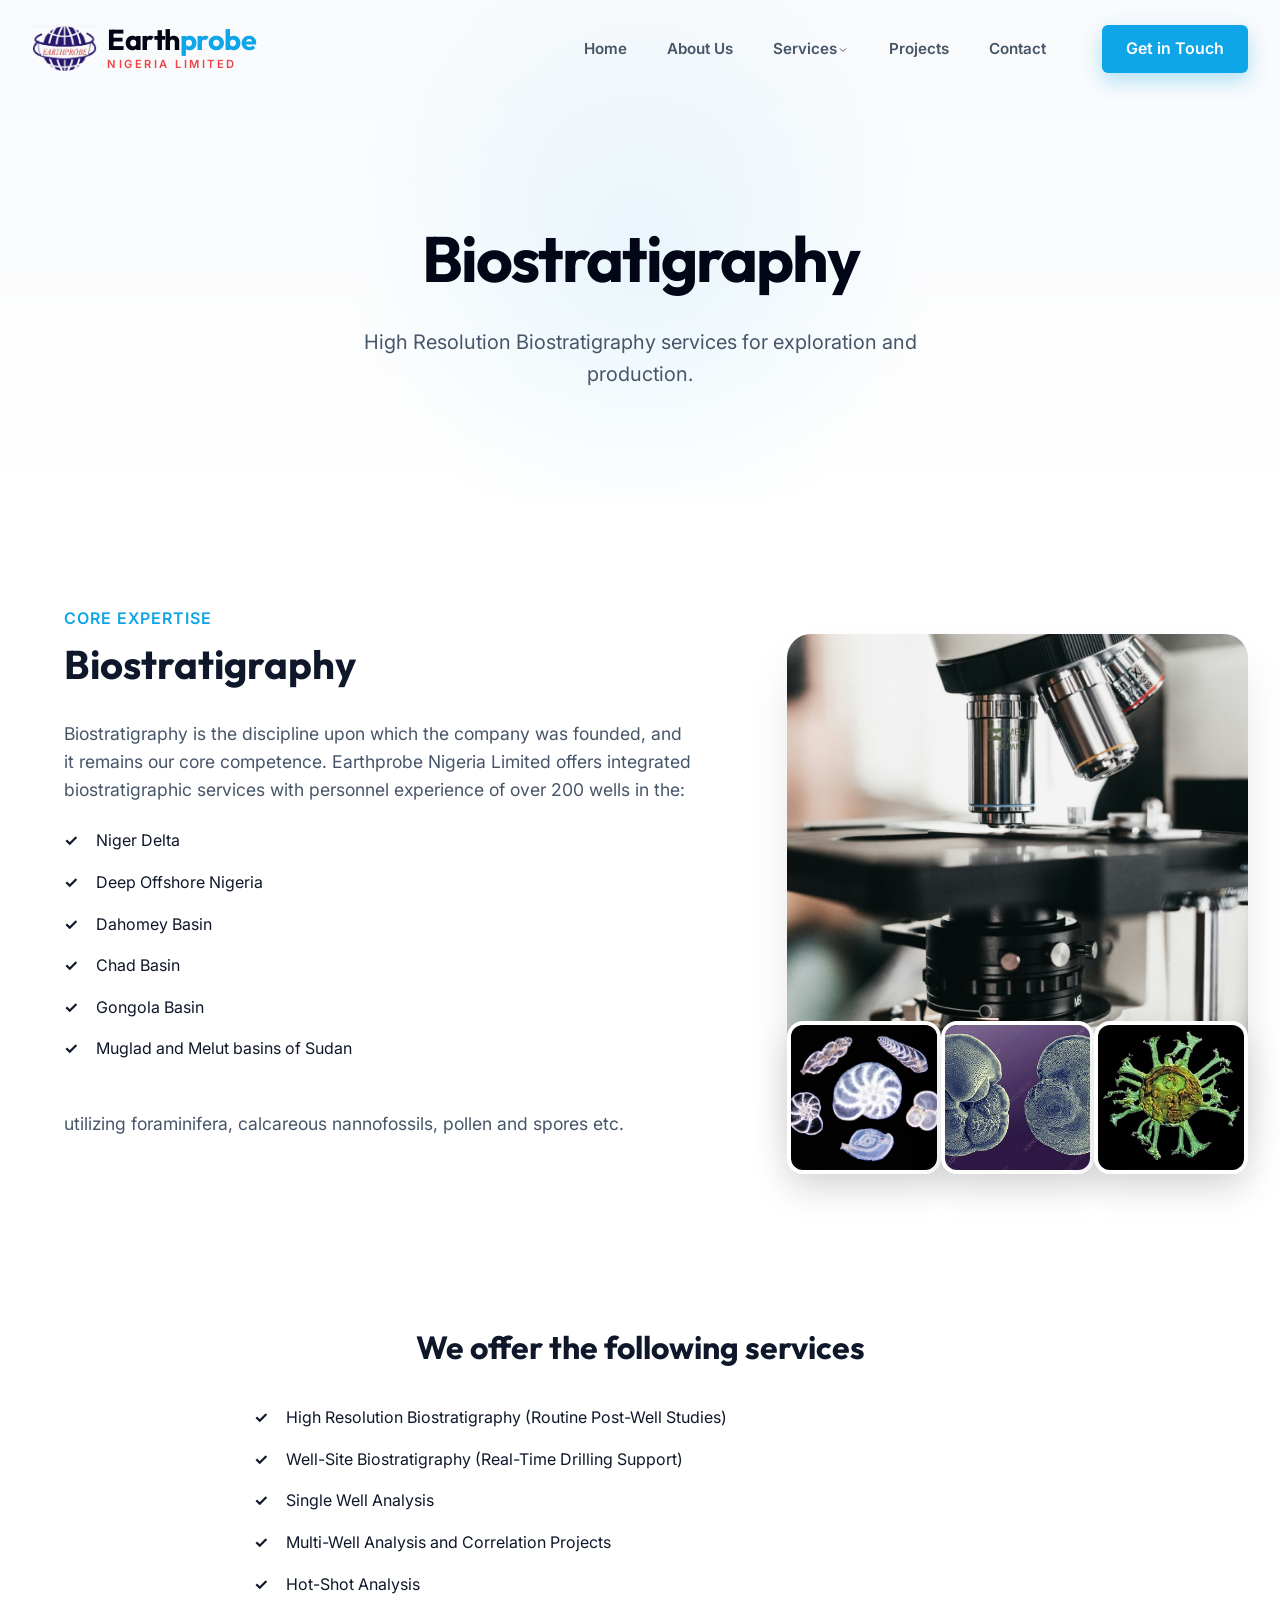
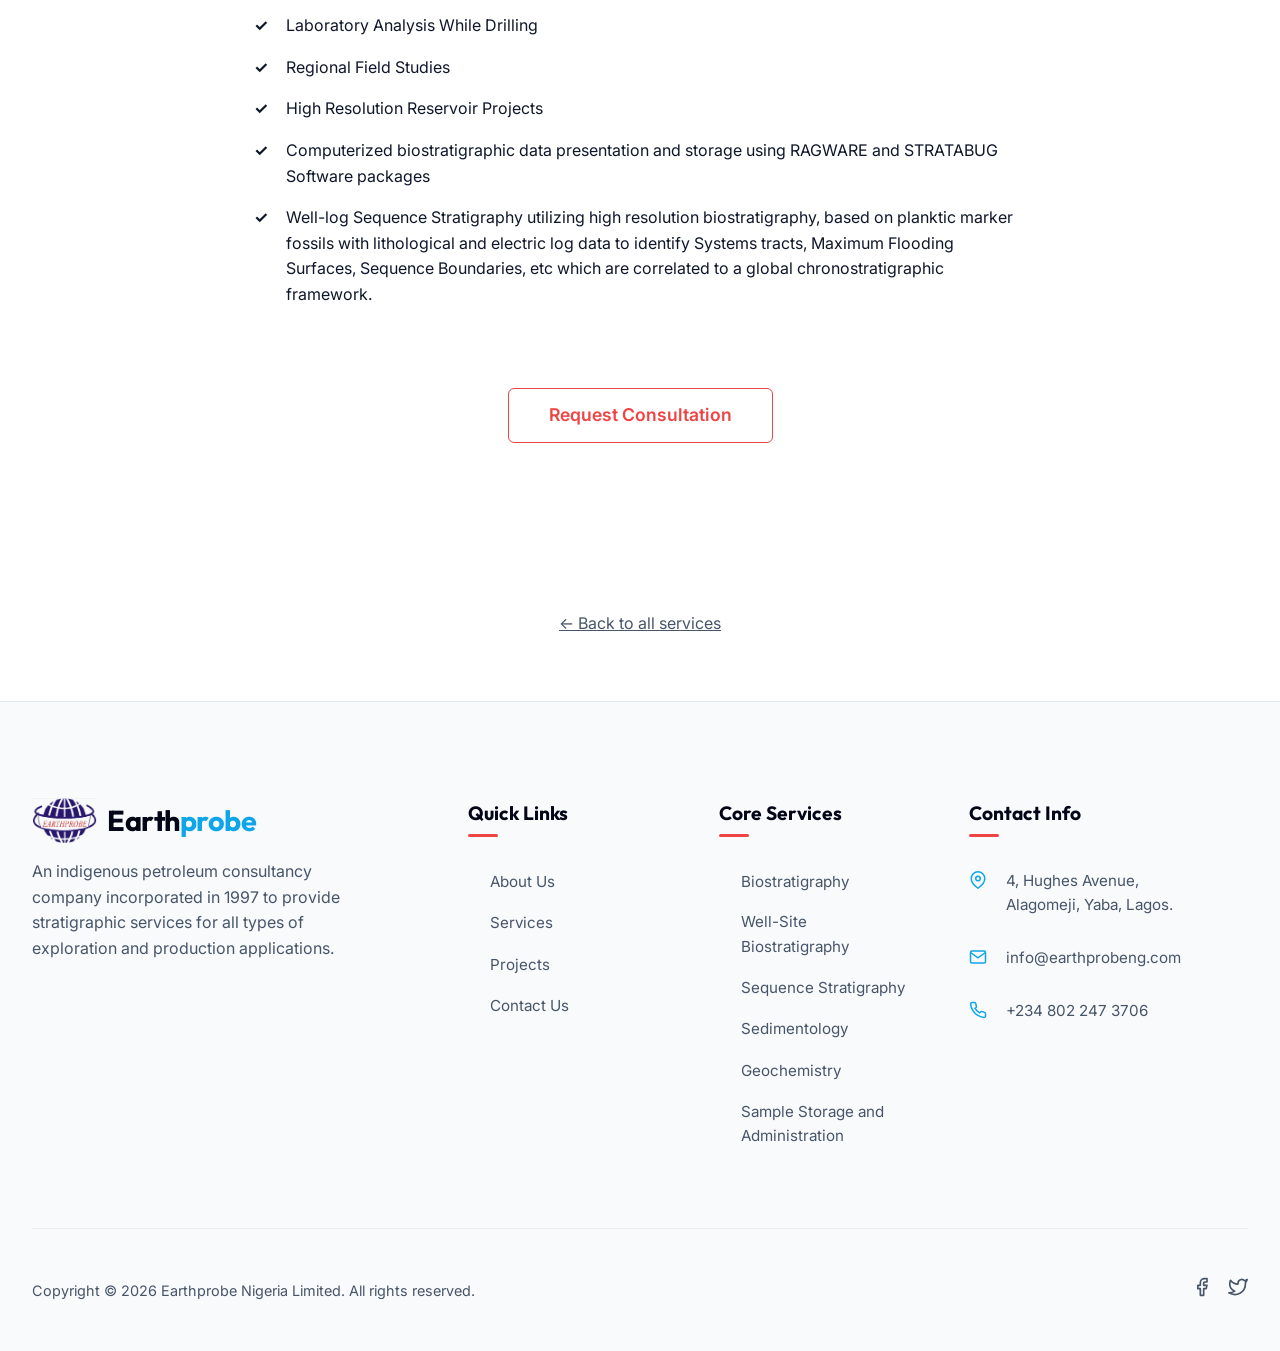
<file: service-biostratigraphy.html>
<!DOCTYPE html>
<html lang="en">

<head>
    <meta charset="UTF-8">
    <meta name="viewport" content="width=device-width, initial-scale=1.0">
    <title>Biostratigraphy - Earthprobe Nigeria Limited</title>

    <link rel="preconnect" href="https://fonts.googleapis.com">
    <link rel="preconnect" href="https://fonts.gstatic.com" crossorigin>
    <link
        href="https://fonts.googleapis.com/css2?family=Inter:wght@300;400;500;600&family=Outfit:wght@400;600;700;800&display=swap"
        rel="stylesheet">
    <link rel="stylesheet" href="./styles.css">

    <style>
        .service-detail-wrapper {
            display: grid;
            grid-template-columns: 3fr 2fr;
            gap: 4rem;
            align-items: center;
        }

        .service-content h2 {
            font-size: 2.5rem;
            margin-bottom: 1.5rem;
            color: var(--text-primary);
        }

        .service-content p {
            font-size: 1.1rem;
            color: var(--text-secondary);
            margin-bottom: 1.5rem;
        }

        .service-content ul {
            list-style: none;
            margin-bottom: 2rem;
        }

        .service-content li {
            position: relative;
            padding-left: 2rem;
            margin-bottom: 1rem;
            color: var(--text-primary);
        }

        .service-content li::before {
            content: '✓';
            position: absolute;
            left: 0;
            color: var(--accent-orange);
            font-weight: bold;
        }

        .service-image {
            border-radius: 16px;
            overflow: hidden;
            box-shadow: 0 20px 40px rgba(0, 0, 0, 0.5);
            position: relative;
        }

        .service-image img {
            width: 100%;
            display: block;
            object-fit: cover;
            aspect-ratio: 4/5;
            transition: transform 0.8s ease;
        }

        .service-image:hover img {
            transform: scale(1.05);
        }

        @media(max-width: 900px) {
            .service-detail-wrapper {
                grid-template-columns: 1fr;
            }

            .service-image img {
                aspect-ratio: 16/9;
            }
        }
    </style>
    <link rel="icon" href="./Images/Logo.png" type="image/png">
    <meta name="keywords"
        content="oil company, oil well drilling, biostratigraphy, sequence stratigraphy, well-site stratigraphy, geology, oil rig, Earthprobe Nigeria Limited, petroleum consultancy, oil and gas exploration, micropalaeontology, nannopalaeontology, palynology, geo-steering, reservoir characterization, source rock evaluation, paleoenvironments, Nigeria oil and gas consulting, West Africa offshore drilling, sedimentology, geochemical analysis, core sample administration">
</head>

<body>
    <div class="page-transition">
        <div class="loader"></div>
    </div>

    <nav class="site-nav">
        <!-- Exact same navbar as others -->
        <div class="container nav-wrapper">
            <a href="index.html" class="brand" style="flex-direction: row; align-items: center; gap: 10px;">
                <img src="./Images/Logo.png" alt="Earthprobe Logo" style="height: 45px; width: auto;">
                <div style="display: flex; flex-direction: column;">
                    <span class="brand-text">Earth<span class="highlight">probe</span></span>
                    <span class="brand-sub">Nigeria Limited</span>
                </div>
            </a>
            <div class="nav-links">
                <a href="index.html" class="nav-link">Home</a>
                <a href="about.html" class="nav-link">About Us</a>
                <div class="nav-dropdown">
                    <a href="services.html" class="nav-link">Services</a>
                    <svg width="12" height="12" viewBox="0 0 24 24" fill="none" stroke="currentColor" stroke-width="2"
                        style="margin-top:2px;">
                        <path d="M6 9l6 6 6-6" />
                    </svg>
                    <div class="dropdown-menu">
                        <a href="service-biostratigraphy.html">Biostratigraphy</a>
                        <a href="service-wellsite.html">Well-Site Biostratigraphy</a>
                        <a href="service-sequencestratigraphy.html">Sequence Stratigraphy</a>
                        <a href="service-sedimentology.html">Sedimentology</a>
                        <a href="service-geochemistry.html">Geochemistry</a>
                        <a href="service-samplestorage.html">Sample Storage and Administration</a>
                    </div>
                </div>
                <a href="projects.html" class="nav-link">Projects</a>
                <a href="contact.html" class="nav-link">Contact</a>
                <a href="contact.html" class="btn btn-primary" style="margin-left:1rem; padding: 0.7rem 1.5rem;">Get in
                    Touch</a>
            </div>
            <div class="hamburger"><span></span><span></span><span></span></div>
        </div>
    </nav>

    <main>
        <header class="page-banner">
            <div class="container">
                <h1 class="anim-fade-up">Biostratigraphy</h1>
                <p class="anim-fade-up delay-100">High Resolution Biostratigraphy services for exploration and
                    production.</p>
            </div>
        </header>

        <section class="section-padding" style="padding-top: 4rem;">
            <div class="container service-detail-wrapper">
                <div class="service-content anim-slide-right">
                    <span class="highlight"
                        style="font-weight: 600; letter-spacing: 1px; text-transform:uppercase;">Core Expertise</span>
                    <h2>Biostratigraphy</h2>
                    <p>Biostratigraphy is the discipline upon which the company was founded, and it remains our core
                        competence. Earthprobe Nigeria Limited offers integrated biostratigraphic services with
                        personnel experience of over 200 wells in the:</p>
                    <ul>
                        <li>Niger Delta</li>
                        <li>Deep Offshore Nigeria</li>
                        <li>Dahomey Basin</li>
                        <li>Chad Basin</li>
                        <li>Gongola Basin</li>
                        <li>Muglad and Melut basins of Sudan</li>
                    </ul>
                    <p>utilizing foraminifera, calcareous nannofossils, pollen and spores etc.</p>
                </div>
                <div class="about-image-comp anim-slide-left delay-100" style="width: 100%; float: none; margin: 0;">
                    <img src="./Images/Microscope 2.jpg" alt="Microscope analysis" class="about-img-main">
                    <div class="about-img-sub">
                        <img src="./Images/fossil 2.jpg" alt="Fossil Analysis 2">
                        <img src="./Images/Fossil 5.jpg" alt="Fossil Analysis 5">
                        <img src="./Images/Fossil 3.jpg" alt="Fossil Analysis 3">
                    </div>
                </div>
            </div>

            <div class="container anim-fade-up"
                style="margin-top: 5rem; max-width: 900px; margin-left: auto; margin-right: auto; text-align: center;">
                <div class="service-content">
                    <h3 style="font-size: 2rem; margin-bottom: 2rem; color: var(--text-primary);">We offer the following
                        services</h3>
                    <ul style="text-align: left; display: inline-block; margin-bottom: 3rem;">
                        <li>High Resolution Biostratigraphy (Routine Post-Well Studies)</li>
                        <li>Well-Site Biostratigraphy (Real-Time Drilling Support)</li>
                        <li>Single Well Analysis</li>
                        <li>Multi-Well Analysis and Correlation Projects</li>
                        <li>Hot-Shot Analysis</li>
                        <li>Laboratory Analysis While Drilling</li>
                        <li>Regional Field Studies</li>
                        <li>High Resolution Reservoir Projects</li>
                        <li>Computerized biostratigraphic data presentation and storage using RAGWARE and STRATABUG
                            Software packages</li>
                        <li>Well-log Sequence Stratigraphy utilizing high resolution biostratigraphy, based on planktic
                            marker fossils with lithological and electric log data to identify Systems tracts, Maximum
                            Flooding Surfaces, Sequence Boundaries, etc which are correlated to a global
                            chronostratigraphic framework.</li>
                    </ul>
                    <div style="text-align: center;">
                        <a href="contact.html" class="btn btn-outline"
                            style="margin-top: 1rem; padding: 0.8rem 2.5rem; font-size: 1.1rem;">Request
                            Consultation</a>
                    </div>
                </div>
            </div>
        </section>

        <div style="text-align: center; padding-bottom: 4rem;">
            <a href="services.html" style="color: var(--text-secondary); text-decoration: underline;">&larr; Back to all
                services</a>
        </div>
    </main>

    <footer class="site-footer">
        <div class="container">
            <div class="footer-grid">
                <!-- Branding -->
                <div class="footer-col anim-fade-up">
                    <a href="index.html" class="brand"
                        style="margin-bottom: 1rem; flex-direction: row; align-items: center; gap: 10px; justify-content: flex-start;">
                        <img src="./Images/Logo.png" alt="Earthprobe Logo" style="height: 45px; width: auto;">
                        <div style="display: flex; flex-direction: column; text-align: left;">
                            <span class="brand-text">Earth<span class="highlight">probe</span></span>
                        </div>
                    </a>
                    <p>An indigenous petroleum consultancy company incorporated in 1997 to provide stratigraphic
                        services for all types of exploration and production applications.</p>
                </div>

                <!-- Quick Links -->
                <div class="footer-col anim-fade-up delay-100">
                    <h4>Quick Links</h4>
                    <ul class="footer-links">
                        <li><a href="about.html">About Us</a></li>
                        <li><a href="services.html">Services</a></li>
                        <li><a href="projects.html">Projects</a></li>
                        <li><a href="contact.html">Contact Us</a></li>
                    </ul>
                </div>

                <!-- Services Link -->
                <div class="footer-col anim-fade-up delay-200">
                    <h4>Core Services</h4>
                    <ul class="footer-links">
                        <li><a href="service-biostratigraphy.html">Biostratigraphy</a></li>
                        <li><a href="service-wellsite.html">Well-Site Biostratigraphy</a></li>
                        <li><a href="service-sequencestratigraphy.html">Sequence Stratigraphy</a></li>
                        <li><a href="service-sedimentology.html">Sedimentology</a></li>
                        <li><a href="service-geochemistry.html">Geochemistry</a></li>
                        <li><a href="service-samplestorage.html">Sample Storage and Administration</a></li>
                    </ul>
                </div>

                <!-- Contact -->
                <div class="footer-col anim-fade-up delay-300">
                    <h4>Contact Info</h4>
                    <div class="footer-contact">
                        <div class="contact-item">
                            <svg width="18" height="18" viewBox="0 0 24 24" fill="none" stroke="currentColor"
                                stroke-width="2">
                                <path d="M21 10c0 7-9 13-9 13s-9-6-9-13a9 9 0 0 1 18 0z" />
                                <circle cx="12" cy="10" r="3" />
                            </svg>
                            <span>4, Hughes Avenue,<br>Alagomeji, Yaba, Lagos.</span>
                        </div>
                        <div class="contact-item">
                            <svg width="18" height="18" viewBox="0 0 24 24" fill="none" stroke="currentColor"
                                stroke-width="2">
                                <path d="M4 4h16c1.1 0 2 .9 2 2v12c0 1.1-.9 2-2 2H4c-1.1 0-2-.9-2-2V6c0-1.1.9-2 2-2z" />
                                <polyline points="22,6 12,13 2,6" />
                            </svg>
                            <span>info@earthprobeng.com</span>
                        </div>
                        <div class="contact-item">
                            <svg width="18" height="18" viewBox="0 0 24 24" fill="none" stroke="currentColor"
                                stroke-width="2">
                                <path
                                    d="M22 16.92v3a2 2 0 0 1-2.18 2 19.79 19.79 0 0 1-8.63-3.07 19.5 19.5 0 0 1-6-6 19.79 19.79 0 0 1-3.07-8.67A2 2 0 0 1 4.11 2h3a2 2 0 0 1 2 1.72 12.84 12.84 0 0 0 .7 2.81 2 2 0 0 1-.45 2.11L8.09 9.91a16 16 0 0 0 6 6l1.27-1.27a2 2 0 0 1 2.11-.45 12.84 12.84 0 0 0 2.81.7A2 2 0 0 1 22 16.92z" />
                            </svg>
                            <span>+234 802 247 3706</span>
                        </div>
                    </div>
                </div>
            </div>

            <div class="footer-bottom">
                <p>Copyright &copy; 2026 Earthprobe Nigeria Limited. All rights reserved.</p>
                <div style="display: flex; gap: 1rem;">
                    <a href="#" style="color: var(--text-secondary);"><svg width="20" height="20" viewBox="0 0 24 24"
                            fill="none" stroke="currentColor" stroke-width="2" stroke-linecap="round"
                            stroke-linejoin="round">
                            <path d="M18 2h-3a5 5 0 0 0-5 5v3H7v4h3v8h4v-8h3l1-4h-4V7a1 1 0 0 1 1-1h3z" />
                        </svg></a>
                    <a href="#" style="color: var(--text-secondary);"><svg width="20" height="20" viewBox="0 0 24 24"
                            fill="none" stroke="currentColor" stroke-width="2" stroke-linecap="round"
                            stroke-linejoin="round">
                            <path
                                d="M23 3a10.9 10.9 0 0 1-3.14 1.53 4.48 4.48 0 0 0-7.86 3v1A10.66 10.66 0 0 1 3 4s-4 9 5 13a11.64 11.64 0 0 1-7 2c9 5 20 0 20-11.5a4.5 4.5 0 0 0-.08-.83A7.72 7.72 0 0 0 23 3z" />
                        </svg></a>
                </div>
            </div>
        </div>
    </footer>
    <script src="./script.js"></script>
</body>

</html>
</file>
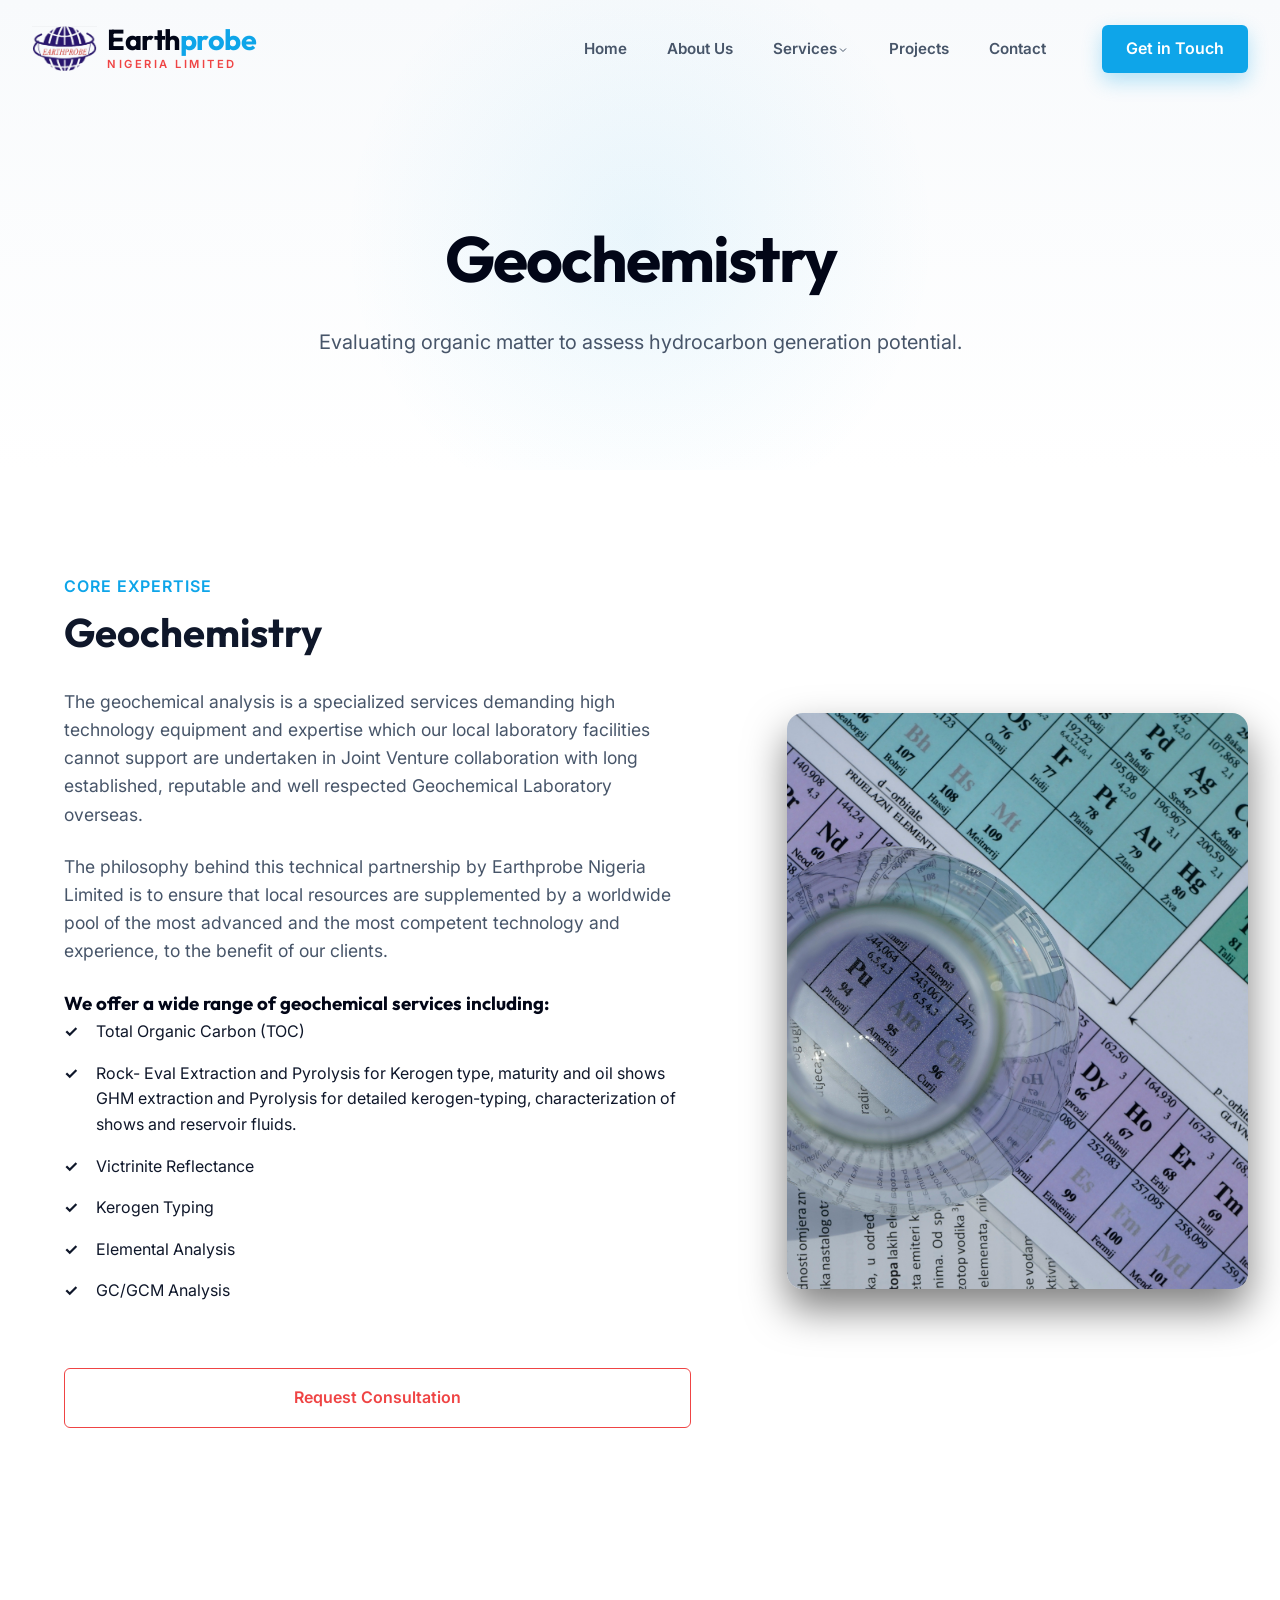
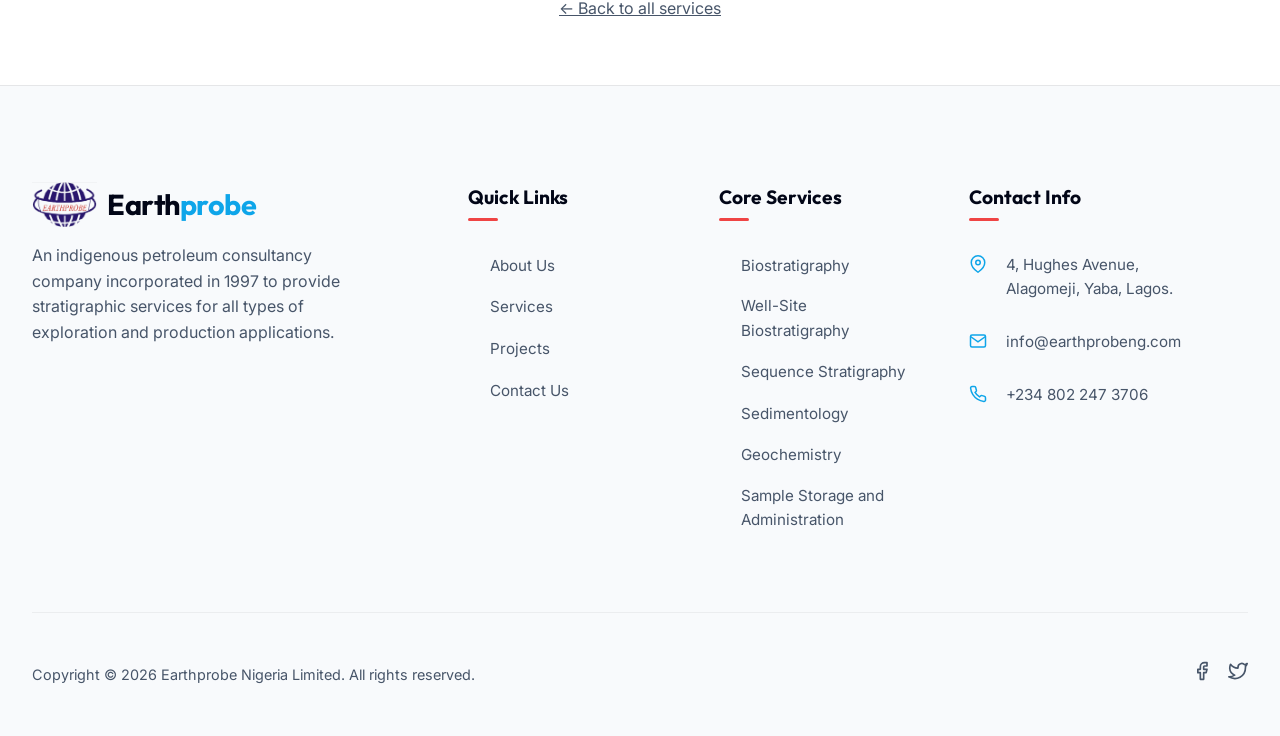
<file: service-geochemistry.html>
<!DOCTYPE html>
<html lang="en">
<head>
    <meta charset="UTF-8">
    <meta name="viewport" content="width=device-width, initial-scale=1.0">
    <title>Geochemistry - Earthprobe Nigeria Limited</title>
    
    <link rel="preconnect" href="https://fonts.googleapis.com">
    <link rel="preconnect" href="https://fonts.gstatic.com" crossorigin>
    <link href="https://fonts.googleapis.com/css2?family=Inter:wght@300;400;500;600&family=Outfit:wght@400;600;700;800&display=swap" rel="stylesheet">
    <link rel="stylesheet" href="./styles.css">
    
    <style>
        .service-detail-wrapper {
            display: grid;
            grid-template-columns: 3fr 2fr;
            gap: 4rem;
            align-items: center;
        }
        .service-content h2 { font-size: 2.5rem; margin-bottom: 1.5rem; color: var(--text-primary); }
        .service-content p { font-size: 1.1rem; color: var(--text-secondary); margin-bottom: 1.5rem; }
        .service-content ul { list-style: none; margin-bottom: 2rem; }
        .service-content li {
            position: relative;
            padding-left: 2rem;
            margin-bottom: 1rem;
            color: var(--text-primary);
        }
        .service-content li::before {
            content: '✓';
            position: absolute;
            left: 0; color: var(--accent-orange); font-weight: bold;
        }
        .service-image {
            border-radius: 16px; overflow: hidden;
            box-shadow: 0 20px 40px rgba(0,0,0,0.5);
            position: relative;
        }
        .service-image img {
            width: 100%; display: block; object-fit: cover; aspect-ratio: 4/5;
            transition: transform 0.8s ease;
        }
        .service-image:hover img { transform: scale(1.05); }
        
        @media(max-width: 900px) {
            .service-detail-wrapper { grid-template-columns: 1fr; }
            .service-image img { aspect-ratio: 16/9; }
        }
    </style>
    <link rel="icon" href="./Images/Logo.png" type="image/png">
    <meta name="keywords" content="oil company, oil well drilling, biostratigraphy, sequence stratigraphy, well-site stratigraphy, geology, oil rig, Earthprobe Nigeria Limited, petroleum consultancy, oil and gas exploration, micropalaeontology, nannopalaeontology, palynology, geo-steering, reservoir characterization, source rock evaluation, paleoenvironments, Nigeria oil and gas consulting, West Africa offshore drilling, sedimentology, geochemical analysis, core sample administration">
</head>
<body>
    <div class="page-transition"><div class="loader"></div></div>

    <nav class="site-nav">
        <!-- Exact same navbar as others -->
        <div class="container nav-wrapper">
            <a href="index.html" class="brand" style="flex-direction: row; align-items: center; gap: 10px;">
                <img src="./Images/Logo.png" alt="Earthprobe Logo" style="height: 45px; width: auto;">
                <div style="display: flex; flex-direction: column;">
                    <span class="brand-text">Earth<span class="highlight">probe</span></span>
                    <span class="brand-sub">Nigeria Limited</span>
                </div>
            </a>
            <div class="nav-links">
                <a href="index.html" class="nav-link">Home</a>
                <a href="about.html" class="nav-link">About Us</a>
                <div class="nav-dropdown">
                <a href="services.html" class="nav-link">Services</a>
                <svg width="12" height="12" viewBox="0 0 24 24" fill="none" stroke="currentColor" stroke-width="2" style="margin-top:2px;"><path d="M6 9l6 6 6-6"/></svg>
                <div class="dropdown-menu">
                    <a href="service-biostratigraphy.html">Biostratigraphy</a>
                    <a href="service-wellsite.html">Well-Site Biostratigraphy</a>
                    <a href="service-sequencestratigraphy.html">Sequence Stratigraphy</a>
                    <a href="service-sedimentology.html">Sedimentology</a>
                    <a href="service-geochemistry.html">Geochemistry</a>
                    <a href="service-samplestorage.html">Sample Storage and Administration</a>
                </div>
            </div>
                <a href="projects.html" class="nav-link">Projects</a>
                <a href="contact.html" class="nav-link">Contact</a>
                <a href="contact.html" class="btn btn-primary" style="margin-left:1rem; padding: 0.7rem 1.5rem;">Get in Touch</a>
            </div>
            <div class="hamburger"><span></span><span></span><span></span></div>
        </div>
    </nav>

    <main>
        <header class="page-banner">
            <div class="container">
                <h1 class="anim-fade-up">Geochemistry</h1>
                <p class="anim-fade-up delay-100">Evaluating organic matter to assess hydrocarbon generation potential.</p>
            </div>
        </header>

        <section class="section-padding" style="padding-top: 4rem;">
            <div class="container service-detail-wrapper">
                <div class="service-content anim-slide-right">
                    <span class="highlight" style="font-weight: 600; letter-spacing: 1px; text-transform:uppercase;">Core Expertise</span>
                    <h2>Geochemistry</h2>
                    <p>The geochemical analysis is a specialized services demanding high technology equipment and expertise which our local laboratory facilities cannot support are undertaken in Joint Venture collaboration with long established, reputable and well respected Geochemical Laboratory overseas.</p>
                    <p>The philosophy behind this technical partnership by Earthprobe Nigeria Limited is to ensure that local resources are supplemented by a worldwide pool of the most advanced and the most competent technology and experience, to the benefit of our clients.</p>
                    <h3>We offer a wide range of geochemical services including:</h3>
                    <ul>
                        <li>Total Organic Carbon (TOC)</li>
                        <li>Rock- Eval Extraction and Pyrolysis for Kerogen type, maturity and oil shows GHM extraction and Pyrolysis for detailed kerogen-typing, characterization of shows and reservoir fluids.</li>
                        <li>Victrinite Reflectance</li>
                        <li>Kerogen Typing</li>
                        <li>Elemental Analysis</li>
                        <li>GC/GCM Analysis</li>
                    </ul>
                    <a href="contact.html" class="btn btn-outline" style="margin-top: 1rem;">Request Consultation</a>
                </div>
                <div class="service-image anim-slide-left delay-100">
                    <img src="./Images/Geochemistry 1.jpg" alt="Petroleum Samples in Lab">
                </div>
            </div>
        </section>
        
        <div style="text-align: center; padding-bottom: 4rem;">
            <a href="services.html" style="color: var(--text-secondary); text-decoration: underline;">&larr; Back to all services</a>
        </div>
    </main>

    <footer class="site-footer">
        <div class="container">
            <div class="footer-grid">
                <!-- Branding -->
                <div class="footer-col anim-fade-up">
                    <a href="index.html" class="brand" style="margin-bottom: 1rem; flex-direction: row; align-items: center; gap: 10px; justify-content: flex-start;">
                        <img src="./Images/Logo.png" alt="Earthprobe Logo" style="height: 45px; width: auto;">
                        <div style="display: flex; flex-direction: column; text-align: left;">
                            <span class="brand-text">Earth<span class="highlight">probe</span></span>
                        </div>
                    </a>
                    <p>An indigenous petroleum consultancy company incorporated in 1997 to provide stratigraphic
                        services for all types of exploration and production applications.</p>
                </div>

                <!-- Quick Links -->
                <div class="footer-col anim-fade-up delay-100">
                    <h4>Quick Links</h4>
                    <ul class="footer-links">
                        <li><a href="about.html">About Us</a></li>
                        <li><a href="services.html">Services</a></li>
                        <li><a href="projects.html">Projects</a></li>
                        <li><a href="contact.html">Contact Us</a></li>
                    </ul>
                </div>

                <!-- Services Link -->
                <div class="footer-col anim-fade-up delay-200">
                    <h4>Core Services</h4>
                    <ul class="footer-links">
                        <li><a href="service-biostratigraphy.html">Biostratigraphy</a></li>
                        <li><a href="service-wellsite.html">Well-Site Biostratigraphy</a></li>
                        <li><a href="service-sequencestratigraphy.html">Sequence Stratigraphy</a></li>
                        <li><a href="service-sedimentology.html">Sedimentology</a></li>
                        <li><a href="service-geochemistry.html">Geochemistry</a></li>
                        <li><a href="service-samplestorage.html">Sample Storage and Administration</a></li>
                    </ul>
                </div>

                <!-- Contact -->
                <div class="footer-col anim-fade-up delay-300">
                    <h4>Contact Info</h4>
                    <div class="footer-contact">
                        <div class="contact-item">
                            <svg width="18" height="18" viewBox="0 0 24 24" fill="none" stroke="currentColor"
                                stroke-width="2">
                                <path d="M21 10c0 7-9 13-9 13s-9-6-9-13a9 9 0 0 1 18 0z" />
                                <circle cx="12" cy="10" r="3" />
                            </svg>
                            <span>4, Hughes Avenue,<br>Alagomeji, Yaba, Lagos.</span>
                        </div>
                        <div class="contact-item">
                            <svg width="18" height="18" viewBox="0 0 24 24" fill="none" stroke="currentColor"
                                stroke-width="2">
                                <path d="M4 4h16c1.1 0 2 .9 2 2v12c0 1.1-.9 2-2 2H4c-1.1 0-2-.9-2-2V6c0-1.1.9-2 2-2z" />
                                <polyline points="22,6 12,13 2,6" />
                            </svg>
                            <span>info@earthprobeng.com</span>
                        </div>
                        <div class="contact-item">
                            <svg width="18" height="18" viewBox="0 0 24 24" fill="none" stroke="currentColor"
                                stroke-width="2">
                                <path
                                    d="M22 16.92v3a2 2 0 0 1-2.18 2 19.79 19.79 0 0 1-8.63-3.07 19.5 19.5 0 0 1-6-6 19.79 19.79 0 0 1-3.07-8.67A2 2 0 0 1 4.11 2h3a2 2 0 0 1 2 1.72 12.84 12.84 0 0 0 .7 2.81 2 2 0 0 1-.45 2.11L8.09 9.91a16 16 0 0 0 6 6l1.27-1.27a2 2 0 0 1 2.11-.45 12.84 12.84 0 0 0 2.81.7A2 2 0 0 1 22 16.92z" />
                            </svg>
                            <span>+234 802 247 3706</span>
                        </div>
                    </div>
                </div>
            </div>

            <div class="footer-bottom">
                <p>Copyright &copy; 2026 Earthprobe Nigeria Limited. All rights reserved.</p>
                <div style="display: flex; gap: 1rem;">
                    <a href="#" style="color: var(--text-secondary);"><svg width="20" height="20" viewBox="0 0 24 24"
                            fill="none" stroke="currentColor" stroke-width="2" stroke-linecap="round"
                            stroke-linejoin="round">
                            <path d="M18 2h-3a5 5 0 0 0-5 5v3H7v4h3v8h4v-8h3l1-4h-4V7a1 1 0 0 1 1-1h3z" />
                        </svg></a>
                    <a href="#" style="color: var(--text-secondary);"><svg width="20" height="20" viewBox="0 0 24 24"
                            fill="none" stroke="currentColor" stroke-width="2" stroke-linecap="round"
                            stroke-linejoin="round">
                            <path
                                d="M23 3a10.9 10.9 0 0 1-3.14 1.53 4.48 4.48 0 0 0-7.86 3v1A10.66 10.66 0 0 1 3 4s-4 9 5 13a11.64 11.64 0 0 1-7 2c9 5 20 0 20-11.5a4.5 4.5 0 0 0-.08-.83A7.72 7.72 0 0 0 23 3z" />
                        </svg></a>
                </div>
            </div>
        </div>
    </footer>
    <script src="./script.js"></script>
</body>
</html>
</file>
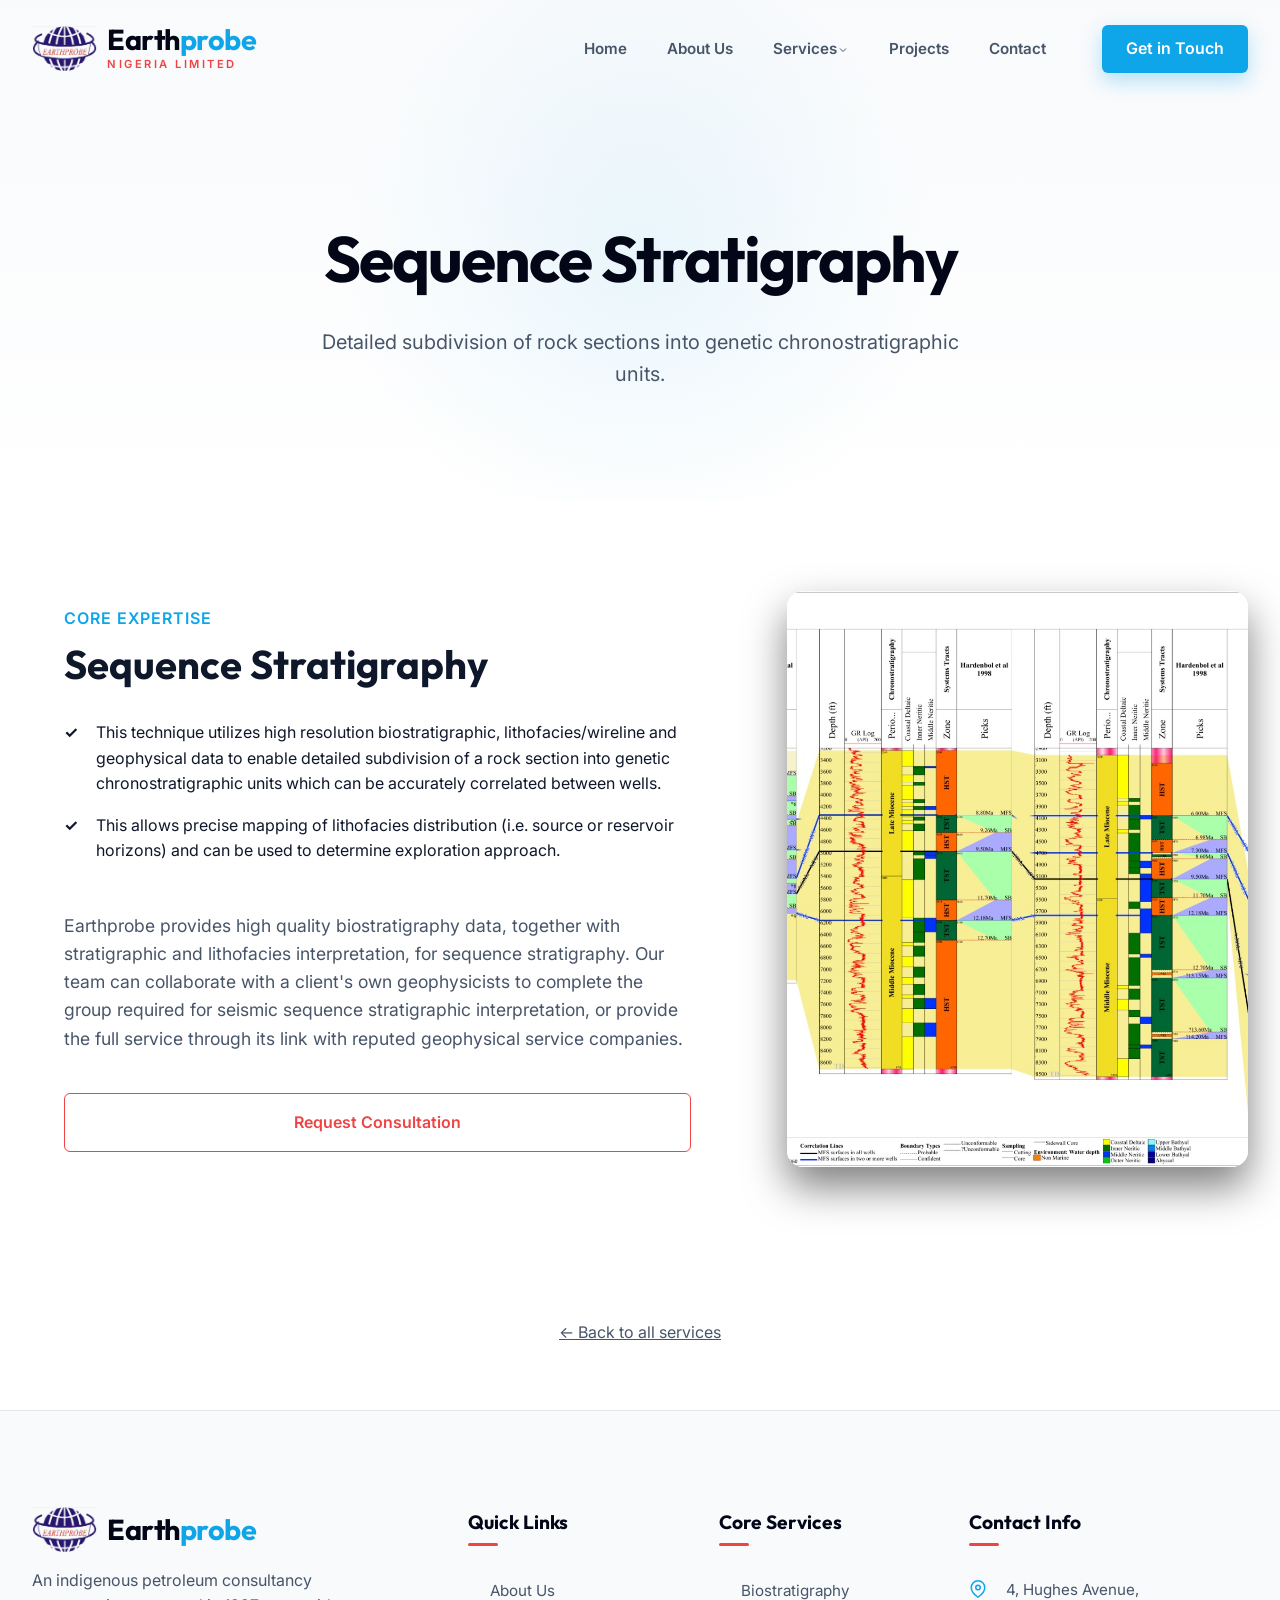
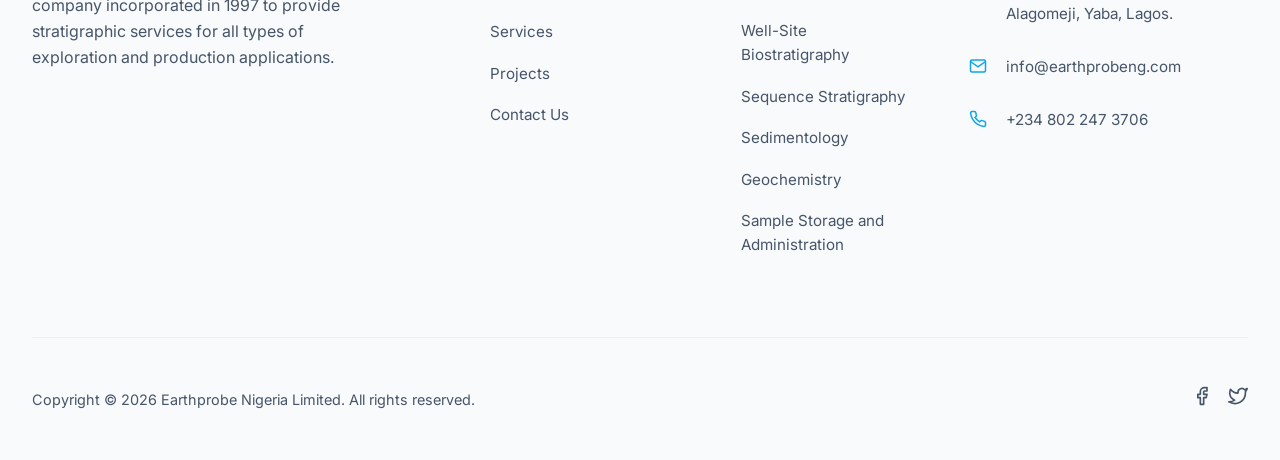
<file: service-sequencestratigraphy.html>
<!DOCTYPE html>
<html lang="en">
<head>
    <meta charset="UTF-8">
    <meta name="viewport" content="width=device-width, initial-scale=1.0">
    <title>Sequence Stratigraphy - Earthprobe Nigeria Limited</title>
    
    <link rel="preconnect" href="https://fonts.googleapis.com">
    <link rel="preconnect" href="https://fonts.gstatic.com" crossorigin>
    <link href="https://fonts.googleapis.com/css2?family=Inter:wght@300;400;500;600&family=Outfit:wght@400;600;700;800&display=swap" rel="stylesheet">
    <link rel="stylesheet" href="./styles.css">
    
    <style>
        .service-detail-wrapper {
            display: grid;
            grid-template-columns: 3fr 2fr;
            gap: 4rem;
            align-items: center;
        }
        .service-content h2 { font-size: 2.5rem; margin-bottom: 1.5rem; color: var(--text-primary); }
        .service-content p { font-size: 1.1rem; color: var(--text-secondary); margin-bottom: 1.5rem; }
        .service-content ul { list-style: none; margin-bottom: 2rem; }
        .service-content li {
            position: relative;
            padding-left: 2rem;
            margin-bottom: 1rem;
            color: var(--text-primary);
        }
        .service-content li::before {
            content: '✓';
            position: absolute;
            left: 0; color: var(--accent-orange); font-weight: bold;
        }
        .service-image {
            border-radius: 16px; overflow: hidden;
            box-shadow: 0 20px 40px rgba(0,0,0,0.5);
            position: relative;
        }
        .service-image img {
            width: 100%; display: block; object-fit: cover; aspect-ratio: 4/5;
            transition: transform 0.8s ease;
        }
        .service-image:hover img { transform: scale(1.05); }
        
        @media(max-width: 900px) {
            .service-detail-wrapper { grid-template-columns: 1fr; }
            .service-image img { aspect-ratio: 16/9; }
        }
    </style>
    <link rel="icon" href="./Images/Logo.png" type="image/png">
    <meta name="keywords" content="oil company, oil well drilling, biostratigraphy, sequence stratigraphy, well-site stratigraphy, geology, oil rig, Earthprobe Nigeria Limited, petroleum consultancy, oil and gas exploration, micropalaeontology, nannopalaeontology, palynology, geo-steering, reservoir characterization, source rock evaluation, paleoenvironments, Nigeria oil and gas consulting, West Africa offshore drilling, sedimentology, geochemical analysis, core sample administration">
</head>
<body>
    <div class="page-transition"><div class="loader"></div></div>

    <nav class="site-nav">
        <!-- Exact same navbar as others -->
        <div class="container nav-wrapper">
            <a href="index.html" class="brand" style="flex-direction: row; align-items: center; gap: 10px;">
                <img src="./Images/Logo.png" alt="Earthprobe Logo" style="height: 45px; width: auto;">
                <div style="display: flex; flex-direction: column;">
                    <span class="brand-text">Earth<span class="highlight">probe</span></span>
                    <span class="brand-sub">Nigeria Limited</span>
                </div>
            </a>
            <div class="nav-links">
                <a href="index.html" class="nav-link">Home</a>
                <a href="about.html" class="nav-link">About Us</a>
                <div class="nav-dropdown">
                <a href="services.html" class="nav-link">Services</a>
                <svg width="12" height="12" viewBox="0 0 24 24" fill="none" stroke="currentColor" stroke-width="2" style="margin-top:2px;"><path d="M6 9l6 6 6-6"/></svg>
                <div class="dropdown-menu">
                    <a href="service-biostratigraphy.html">Biostratigraphy</a>
                    <a href="service-wellsite.html">Well-Site Biostratigraphy</a>
                    <a href="service-sequencestratigraphy.html">Sequence Stratigraphy</a>
                    <a href="service-sedimentology.html">Sedimentology</a>
                    <a href="service-geochemistry.html">Geochemistry</a>
                    <a href="service-samplestorage.html">Sample Storage and Administration</a>
                </div>
            </div>
                <a href="projects.html" class="nav-link">Projects</a>
                <a href="contact.html" class="nav-link">Contact</a>
                <a href="contact.html" class="btn btn-primary" style="margin-left:1rem; padding: 0.7rem 1.5rem;">Get in Touch</a>
            </div>
            <div class="hamburger"><span></span><span></span><span></span></div>
        </div>
    </nav>

    <main>
        <header class="page-banner">
            <div class="container">
                <h1 class="anim-fade-up">Sequence Stratigraphy</h1>
                <p class="anim-fade-up delay-100">Detailed subdivision of rock sections into genetic chronostratigraphic units.</p>
            </div>
        </header>

        <section class="section-padding" style="padding-top: 4rem;">
            <div class="container service-detail-wrapper">
                <div class="service-content anim-slide-right">
                    <span class="highlight" style="font-weight: 600; letter-spacing: 1px; text-transform:uppercase;">Core Expertise</span>
                    <h2>Sequence Stratigraphy</h2>
                    <ul>
                        <li>This technique utilizes high resolution biostratigraphic, lithofacies/wireline and geophysical data to enable detailed subdivision of a rock section into genetic chronostratigraphic units which can be accurately correlated between wells.</li>
                        <li>This allows precise mapping of lithofacies distribution (i.e. source or reservoir horizons) and can be used to determine exploration approach.</li>
                    </ul>
                    <p>Earthprobe provides high quality biostratigraphy data, together with stratigraphic and lithofacies interpretation, for sequence stratigraphy. Our team can collaborate with a client's own geophysicists to complete the group required for seismic sequence stratigraphic interpretation, or provide the full service through its link with reputed geophysical service companies.</p>
                    <a href="contact.html" class="btn btn-outline" style="margin-top: 1rem;">Request Consultation</a>
                </div>
                <div class="service-image anim-slide-left delay-100">
                    <img src="./Images/Sequence Strat.jpg" alt="Sequence Stratigraphy Diagram">
                </div>
            </div>
        </section>
        
        <div style="text-align: center; padding-bottom: 4rem;">
            <a href="services.html" style="color: var(--text-secondary); text-decoration: underline;">&larr; Back to all services</a>
        </div>
    </main>

    <footer class="site-footer">
        <div class="container">
            <div class="footer-grid">
                <!-- Branding -->
                <div class="footer-col anim-fade-up">
                    <a href="index.html" class="brand" style="margin-bottom: 1rem; flex-direction: row; align-items: center; gap: 10px; justify-content: flex-start;">
                        <img src="./Images/Logo.png" alt="Earthprobe Logo" style="height: 45px; width: auto;">
                        <div style="display: flex; flex-direction: column; text-align: left;">
                            <span class="brand-text">Earth<span class="highlight">probe</span></span>
                        </div>
                    </a>
                    <p>An indigenous petroleum consultancy company incorporated in 1997 to provide stratigraphic
                        services for all types of exploration and production applications.</p>
                </div>

                <!-- Quick Links -->
                <div class="footer-col anim-fade-up delay-100">
                    <h4>Quick Links</h4>
                    <ul class="footer-links">
                        <li><a href="about.html">About Us</a></li>
                        <li><a href="services.html">Services</a></li>
                        <li><a href="projects.html">Projects</a></li>
                        <li><a href="contact.html">Contact Us</a></li>
                    </ul>
                </div>

                <!-- Services Link -->
                <div class="footer-col anim-fade-up delay-200">
                    <h4>Core Services</h4>
                    <ul class="footer-links">
                        <li><a href="service-biostratigraphy.html">Biostratigraphy</a></li>
                        <li><a href="service-wellsite.html">Well-Site Biostratigraphy</a></li>
                        <li><a href="service-sequencestratigraphy.html">Sequence Stratigraphy</a></li>
                        <li><a href="service-sedimentology.html">Sedimentology</a></li>
                        <li><a href="service-geochemistry.html">Geochemistry</a></li>
                        <li><a href="service-samplestorage.html">Sample Storage and Administration</a></li>
                    </ul>
                </div>

                <!-- Contact -->
                <div class="footer-col anim-fade-up delay-300">
                    <h4>Contact Info</h4>
                    <div class="footer-contact">
                        <div class="contact-item">
                            <svg width="18" height="18" viewBox="0 0 24 24" fill="none" stroke="currentColor"
                                stroke-width="2">
                                <path d="M21 10c0 7-9 13-9 13s-9-6-9-13a9 9 0 0 1 18 0z" />
                                <circle cx="12" cy="10" r="3" />
                            </svg>
                            <span>4, Hughes Avenue,<br>Alagomeji, Yaba, Lagos.</span>
                        </div>
                        <div class="contact-item">
                            <svg width="18" height="18" viewBox="0 0 24 24" fill="none" stroke="currentColor"
                                stroke-width="2">
                                <path d="M4 4h16c1.1 0 2 .9 2 2v12c0 1.1-.9 2-2 2H4c-1.1 0-2-.9-2-2V6c0-1.1.9-2 2-2z" />
                                <polyline points="22,6 12,13 2,6" />
                            </svg>
                            <span>info@earthprobeng.com</span>
                        </div>
                        <div class="contact-item">
                            <svg width="18" height="18" viewBox="0 0 24 24" fill="none" stroke="currentColor"
                                stroke-width="2">
                                <path
                                    d="M22 16.92v3a2 2 0 0 1-2.18 2 19.79 19.79 0 0 1-8.63-3.07 19.5 19.5 0 0 1-6-6 19.79 19.79 0 0 1-3.07-8.67A2 2 0 0 1 4.11 2h3a2 2 0 0 1 2 1.72 12.84 12.84 0 0 0 .7 2.81 2 2 0 0 1-.45 2.11L8.09 9.91a16 16 0 0 0 6 6l1.27-1.27a2 2 0 0 1 2.11-.45 12.84 12.84 0 0 0 2.81.7A2 2 0 0 1 22 16.92z" />
                            </svg>
                            <span>+234 802 247 3706</span>
                        </div>
                    </div>
                </div>
            </div>

            <div class="footer-bottom">
                <p>Copyright &copy; 2026 Earthprobe Nigeria Limited. All rights reserved.</p>
                <div style="display: flex; gap: 1rem;">
                    <a href="#" style="color: var(--text-secondary);"><svg width="20" height="20" viewBox="0 0 24 24"
                            fill="none" stroke="currentColor" stroke-width="2" stroke-linecap="round"
                            stroke-linejoin="round">
                            <path d="M18 2h-3a5 5 0 0 0-5 5v3H7v4h3v8h4v-8h3l1-4h-4V7a1 1 0 0 1 1-1h3z" />
                        </svg></a>
                    <a href="#" style="color: var(--text-secondary);"><svg width="20" height="20" viewBox="0 0 24 24"
                            fill="none" stroke="currentColor" stroke-width="2" stroke-linecap="round"
                            stroke-linejoin="round">
                            <path
                                d="M23 3a10.9 10.9 0 0 1-3.14 1.53 4.48 4.48 0 0 0-7.86 3v1A10.66 10.66 0 0 1 3 4s-4 9 5 13a11.64 11.64 0 0 1-7 2c9 5 20 0 20-11.5a4.5 4.5 0 0 0-.08-.83A7.72 7.72 0 0 0 23 3z" />
                        </svg></a>
                </div>
            </div>
        </div>
    </footer>
    <script src="./script.js"></script>
</body>
</html>
</file>
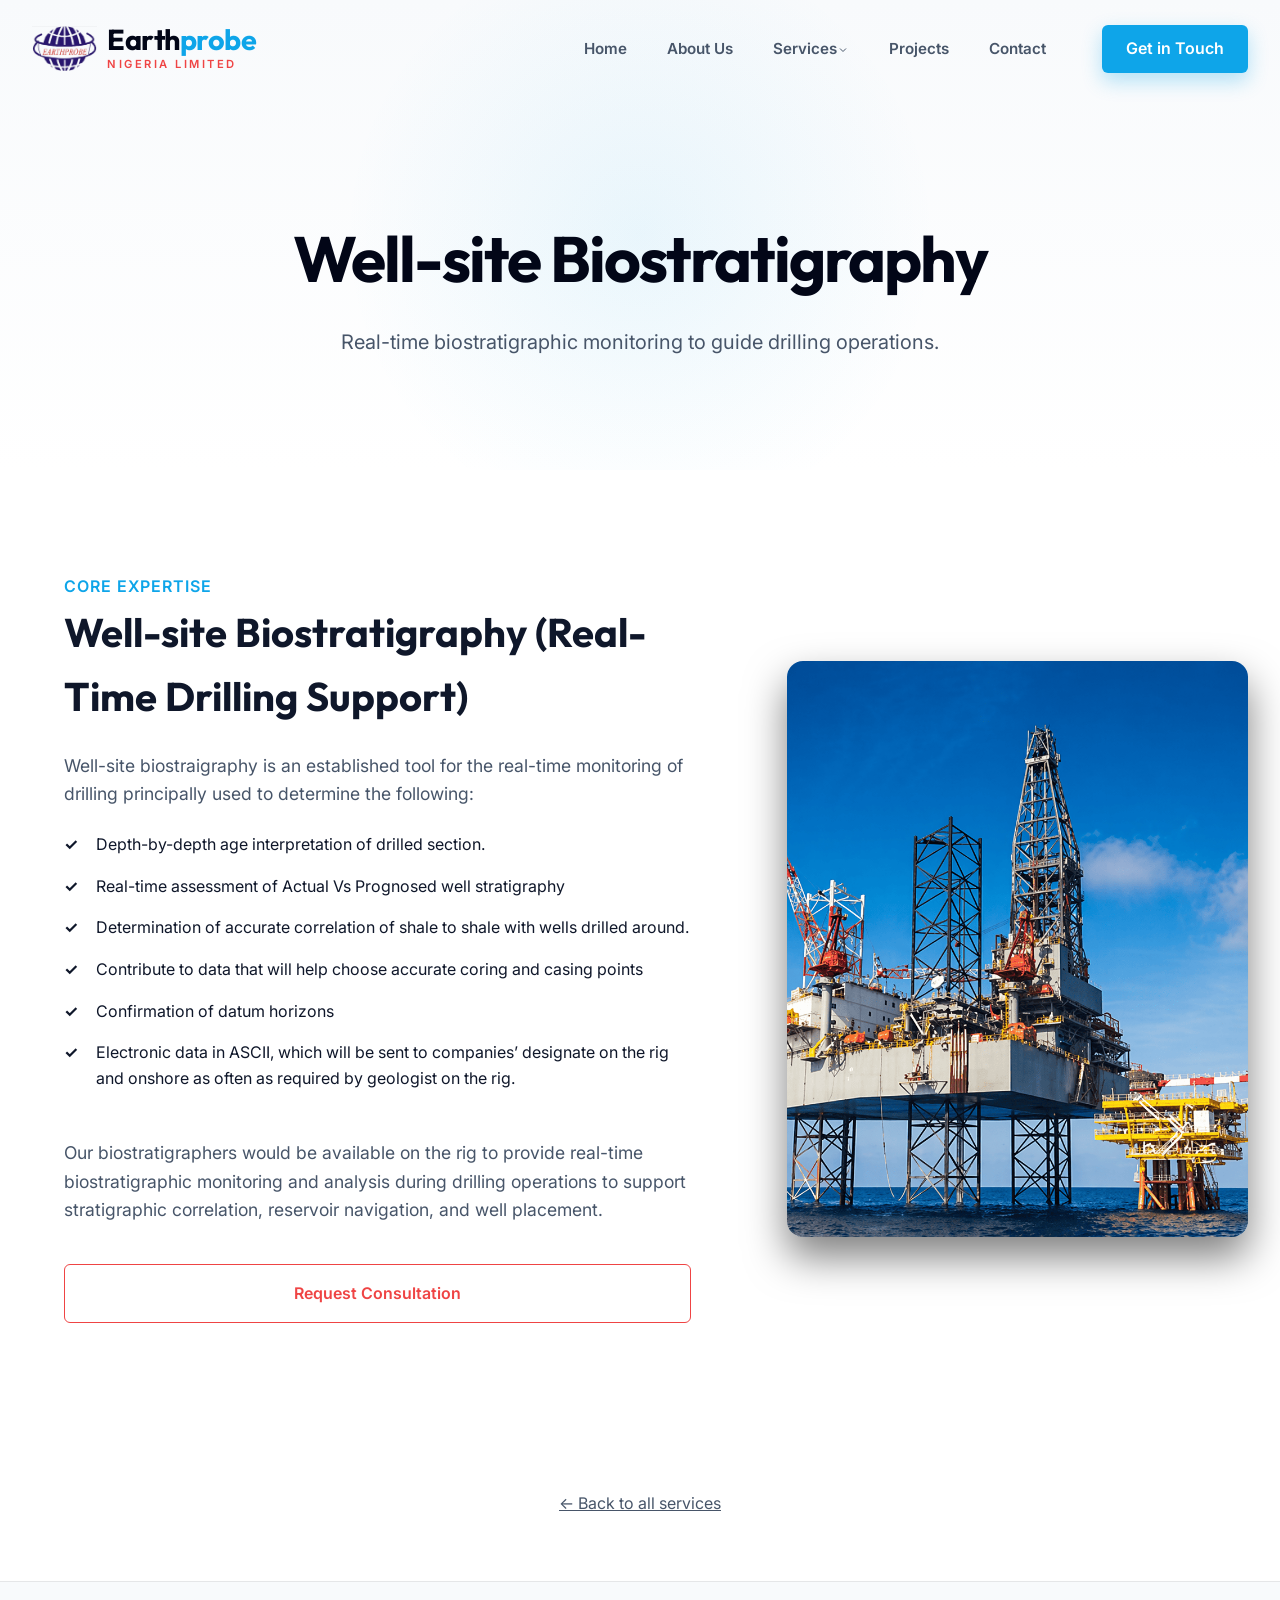
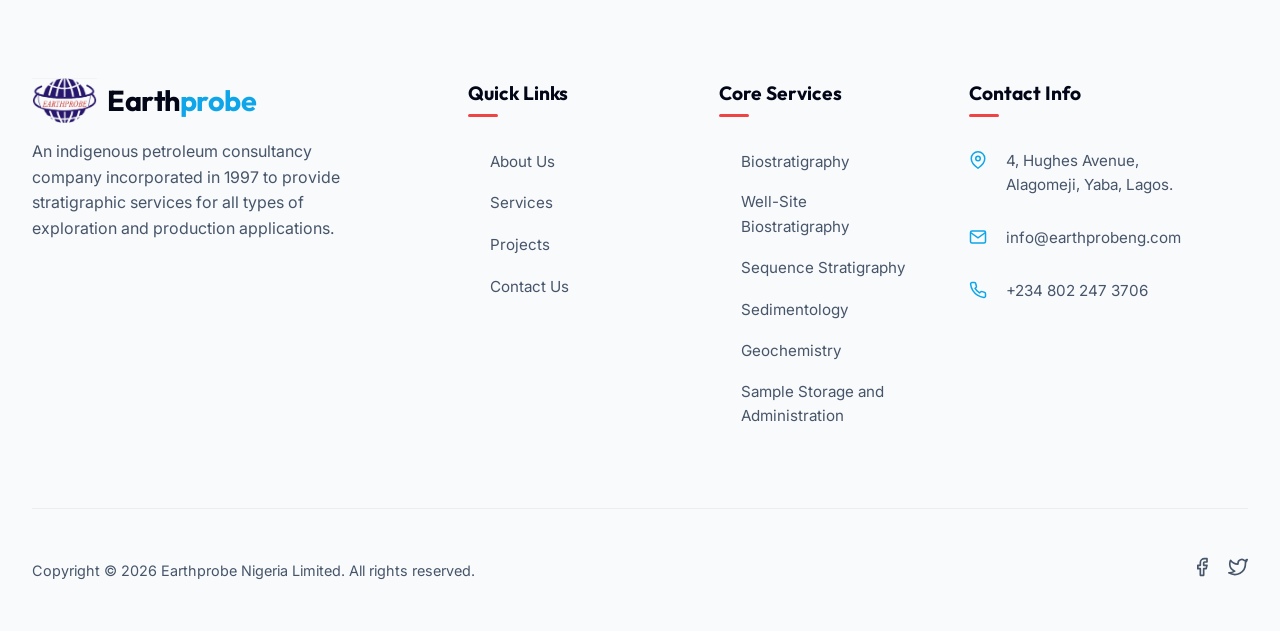
<file: service-wellsite.html>
<!DOCTYPE html>
<html lang="en">

<head>
    <meta charset="UTF-8">
    <meta name="viewport" content="width=device-width, initial-scale=1.0">
    <title>Well-site Biostratigraphy - Earthprobe Nigeria Limited</title>

    <link rel="preconnect" href="https://fonts.googleapis.com">
    <link rel="preconnect" href="https://fonts.gstatic.com" crossorigin>
    <link
        href="https://fonts.googleapis.com/css2?family=Inter:wght@300;400;500;600&family=Outfit:wght@400;600;700;800&display=swap"
        rel="stylesheet">
    <link rel="stylesheet" href="./styles.css">

    <style>
        .service-detail-wrapper {
            display: grid;
            grid-template-columns: 3fr 2fr;
            gap: 4rem;
            align-items: center;
        }

        .service-content h2 {
            font-size: 2.5rem;
            margin-bottom: 1.5rem;
            color: var(--text-primary);
        }

        .service-content p {
            font-size: 1.1rem;
            color: var(--text-secondary);
            margin-bottom: 1.5rem;
        }

        .service-content ul {
            list-style: none;
            margin-bottom: 2rem;
        }

        .service-content li {
            position: relative;
            padding-left: 2rem;
            margin-bottom: 1rem;
            color: var(--text-primary);
        }

        .service-content li::before {
            content: '✓';
            position: absolute;
            left: 0;
            color: var(--accent-orange);
            font-weight: bold;
        }

        .service-image {
            border-radius: 16px;
            overflow: hidden;
            box-shadow: 0 20px 40px rgba(0, 0, 0, 0.5);
            position: relative;
        }

        .service-image img {
            width: 100%;
            display: block;
            object-fit: cover;
            aspect-ratio: 4/5;
            transition: transform 0.8s ease;
        }

        .service-image:hover img {
            transform: scale(1.05);
        }

        @media(max-width: 900px) {
            .service-detail-wrapper {
                grid-template-columns: 1fr;
            }

            .service-image img {
                aspect-ratio: 16/9;
            }
        }
    </style>
    <link rel="icon" href="./Images/Logo.png" type="image/png">
    <meta name="keywords"
        content="oil company, oil well drilling, biostratigraphy, sequence stratigraphy, well-site stratigraphy, geology, oil rig, Earthprobe Nigeria Limited, petroleum consultancy, oil and gas exploration, micropalaeontology, nannopalaeontology, palynology, geo-steering, reservoir characterization, source rock evaluation, paleoenvironments, Nigeria oil and gas consulting, West Africa offshore drilling, sedimentology, geochemical analysis, core sample administration">
</head>

<body>
    <div class="page-transition">
        <div class="loader"></div>
    </div>

    <nav class="site-nav">
        <!-- Exact same navbar as others -->
        <div class="container nav-wrapper">
            <a href="index.html" class="brand" style="flex-direction: row; align-items: center; gap: 10px;">
                <img src="./Images/Logo.png" alt="Earthprobe Logo" style="height: 45px; width: auto;">
                <div style="display: flex; flex-direction: column;">
                    <span class="brand-text">Earth<span class="highlight">probe</span></span>
                    <span class="brand-sub">Nigeria Limited</span>
                </div>
            </a>
            <div class="nav-links">
                <a href="index.html" class="nav-link">Home</a>
                <a href="about.html" class="nav-link">About Us</a>
                <div class="nav-dropdown">
                    <a href="services.html" class="nav-link">Services</a>
                    <svg width="12" height="12" viewBox="0 0 24 24" fill="none" stroke="currentColor" stroke-width="2"
                        style="margin-top:2px;">
                        <path d="M6 9l6 6 6-6" />
                    </svg>
                    <div class="dropdown-menu">
                        <a href="service-biostratigraphy.html">Biostratigraphy</a>
                        <a href="service-wellsite.html">Well-Site Biostratigraphy</a>
                        <a href="service-sequencestratigraphy.html">Sequence Stratigraphy</a>
                        <a href="service-sedimentology.html">Sedimentology</a>
                        <a href="service-geochemistry.html">Geochemistry</a>
                        <a href="service-samplestorage.html">Sample Storage and Administration</a>
                    </div>
                </div>
                <a href="projects.html" class="nav-link">Projects</a>
                <a href="contact.html" class="nav-link">Contact</a>
                <a href="contact.html" class="btn btn-primary" style="margin-left:1rem; padding: 0.7rem 1.5rem;">Get in
                    Touch</a>
            </div>
            <div class="hamburger"><span></span><span></span><span></span></div>
        </div>
    </nav>

    <main>
        <header class="page-banner">
            <div class="container">
                <h1 class="anim-fade-up">Well-site Biostratigraphy</h1>
                <p class="anim-fade-up delay-100">Real-time biostratigraphic monitoring to guide drilling operations.
                </p>
            </div>
        </header>

        <section class="section-padding" style="padding-top: 4rem;">
            <div class="container service-detail-wrapper">
                <div class="service-content anim-slide-right">
                    <span class="highlight"
                        style="font-weight: 600; letter-spacing: 1px; text-transform:uppercase;">Core Expertise</span>
                    <h2>Well-site Biostratigraphy (Real-Time Drilling Support)</h2>
                    <p>Well-site biostraigraphy is an established tool for the real-time monitoring of drilling
                        principally used to determine the following:</p>
                    <ul>
                        <li>Depth-by-depth age interpretation of drilled section.</li>
                        <li>Real-time assessment of Actual Vs Prognosed well stratigraphy</li>
                        <li>Determination of accurate correlation of shale to shale with wells drilled around.</li>
                        <li>Contribute to data that will help choose accurate coring and casing points</li>
                        <li>Confirmation of datum horizons</li>
                        <li>Electronic data in ASCII, which will be sent to companies’ designate on the rig and onshore
                            as often as required by geologist on the rig.</li>
                    </ul>
                    <p>Our biostratigraphers would be available on the rig to provide real-time biostratigraphic
                        monitoring and analysis during drilling operations to support stratigraphic correlation,
                        reservoir navigation, and well placement.</p>
                    <a href="contact.html" class="btn btn-outline" style="margin-top: 1rem;">Request Consultation</a>
                </div>
                <div class="service-image anim-slide-left delay-100">
                    <img src="./Images/Rig.png" alt="Microscope analysis">
                </div>
            </div>
        </section>

        <div style="text-align: center; padding-bottom: 4rem;">
            <a href="services.html" style="color: var(--text-secondary); text-decoration: underline;">&larr; Back to all
                services</a>
        </div>
    </main>

    <footer class="site-footer">
        <div class="container">
            <div class="footer-grid">
                <!-- Branding -->
                <div class="footer-col anim-fade-up">
                    <a href="index.html" class="brand"
                        style="margin-bottom: 1rem; flex-direction: row; align-items: center; gap: 10px; justify-content: flex-start;">
                        <img src="./Images/Logo.png" alt="Earthprobe Logo" style="height: 45px; width: auto;">
                        <div style="display: flex; flex-direction: column; text-align: left;">
                            <span class="brand-text">Earth<span class="highlight">probe</span></span>
                        </div>
                    </a>
                    <p>An indigenous petroleum consultancy company incorporated in 1997 to provide stratigraphic
                        services for all types of exploration and production applications.</p>
                </div>

                <!-- Quick Links -->
                <div class="footer-col anim-fade-up delay-100">
                    <h4>Quick Links</h4>
                    <ul class="footer-links">
                        <li><a href="about.html">About Us</a></li>
                        <li><a href="services.html">Services</a></li>
                        <li><a href="projects.html">Projects</a></li>
                        <li><a href="contact.html">Contact Us</a></li>
                    </ul>
                </div>

                <!-- Services Link -->
                <div class="footer-col anim-fade-up delay-200">
                    <h4>Core Services</h4>
                    <ul class="footer-links">
                        <li><a href="service-biostratigraphy.html">Biostratigraphy</a></li>
                        <li><a href="service-wellsite.html">Well-Site Biostratigraphy</a></li>
                        <li><a href="service-sequencestratigraphy.html">Sequence Stratigraphy</a></li>
                        <li><a href="service-sedimentology.html">Sedimentology</a></li>
                        <li><a href="service-geochemistry.html">Geochemistry</a></li>
                        <li><a href="service-samplestorage.html">Sample Storage and Administration</a></li>
                    </ul>
                </div>

                <!-- Contact -->
                <div class="footer-col anim-fade-up delay-300">
                    <h4>Contact Info</h4>
                    <div class="footer-contact">
                        <div class="contact-item">
                            <svg width="18" height="18" viewBox="0 0 24 24" fill="none" stroke="currentColor"
                                stroke-width="2">
                                <path d="M21 10c0 7-9 13-9 13s-9-6-9-13a9 9 0 0 1 18 0z" />
                                <circle cx="12" cy="10" r="3" />
                            </svg>
                            <span>4, Hughes Avenue,<br>Alagomeji, Yaba, Lagos.</span>
                        </div>
                        <div class="contact-item">
                            <svg width="18" height="18" viewBox="0 0 24 24" fill="none" stroke="currentColor"
                                stroke-width="2">
                                <path d="M4 4h16c1.1 0 2 .9 2 2v12c0 1.1-.9 2-2 2H4c-1.1 0-2-.9-2-2V6c0-1.1.9-2 2-2z" />
                                <polyline points="22,6 12,13 2,6" />
                            </svg>
                            <span>info@earthprobeng.com</span>
                        </div>
                        <div class="contact-item">
                            <svg width="18" height="18" viewBox="0 0 24 24" fill="none" stroke="currentColor"
                                stroke-width="2">
                                <path
                                    d="M22 16.92v3a2 2 0 0 1-2.18 2 19.79 19.79 0 0 1-8.63-3.07 19.5 19.5 0 0 1-6-6 19.79 19.79 0 0 1-3.07-8.67A2 2 0 0 1 4.11 2h3a2 2 0 0 1 2 1.72 12.84 12.84 0 0 0 .7 2.81 2 2 0 0 1-.45 2.11L8.09 9.91a16 16 0 0 0 6 6l1.27-1.27a2 2 0 0 1 2.11-.45 12.84 12.84 0 0 0 2.81.7A2 2 0 0 1 22 16.92z" />
                            </svg>
                            <span>+234 802 247 3706</span>
                        </div>
                    </div>
                </div>
            </div>

            <div class="footer-bottom">
                <p>Copyright &copy; 2026 Earthprobe Nigeria Limited. All rights reserved.</p>
                <div style="display: flex; gap: 1rem;">
                    <a href="#" style="color: var(--text-secondary);"><svg width="20" height="20" viewBox="0 0 24 24"
                            fill="none" stroke="currentColor" stroke-width="2" stroke-linecap="round"
                            stroke-linejoin="round">
                            <path d="M18 2h-3a5 5 0 0 0-5 5v3H7v4h3v8h4v-8h3l1-4h-4V7a1 1 0 0 1 1-1h3z" />
                        </svg></a>
                    <a href="#" style="color: var(--text-secondary);"><svg width="20" height="20" viewBox="0 0 24 24"
                            fill="none" stroke="currentColor" stroke-width="2" stroke-linecap="round"
                            stroke-linejoin="round">
                            <path
                                d="M23 3a10.9 10.9 0 0 1-3.14 1.53 4.48 4.48 0 0 0-7.86 3v1A10.66 10.66 0 0 1 3 4s-4 9 5 13a11.64 11.64 0 0 1-7 2c9 5 20 0 20-11.5a4.5 4.5 0 0 0-.08-.83A7.72 7.72 0 0 0 23 3z" />
                        </svg></a>
                </div>
            </div>
        </div>
    </footer>
    <script src="./script.js"></script>
</body>

</html>
</file>
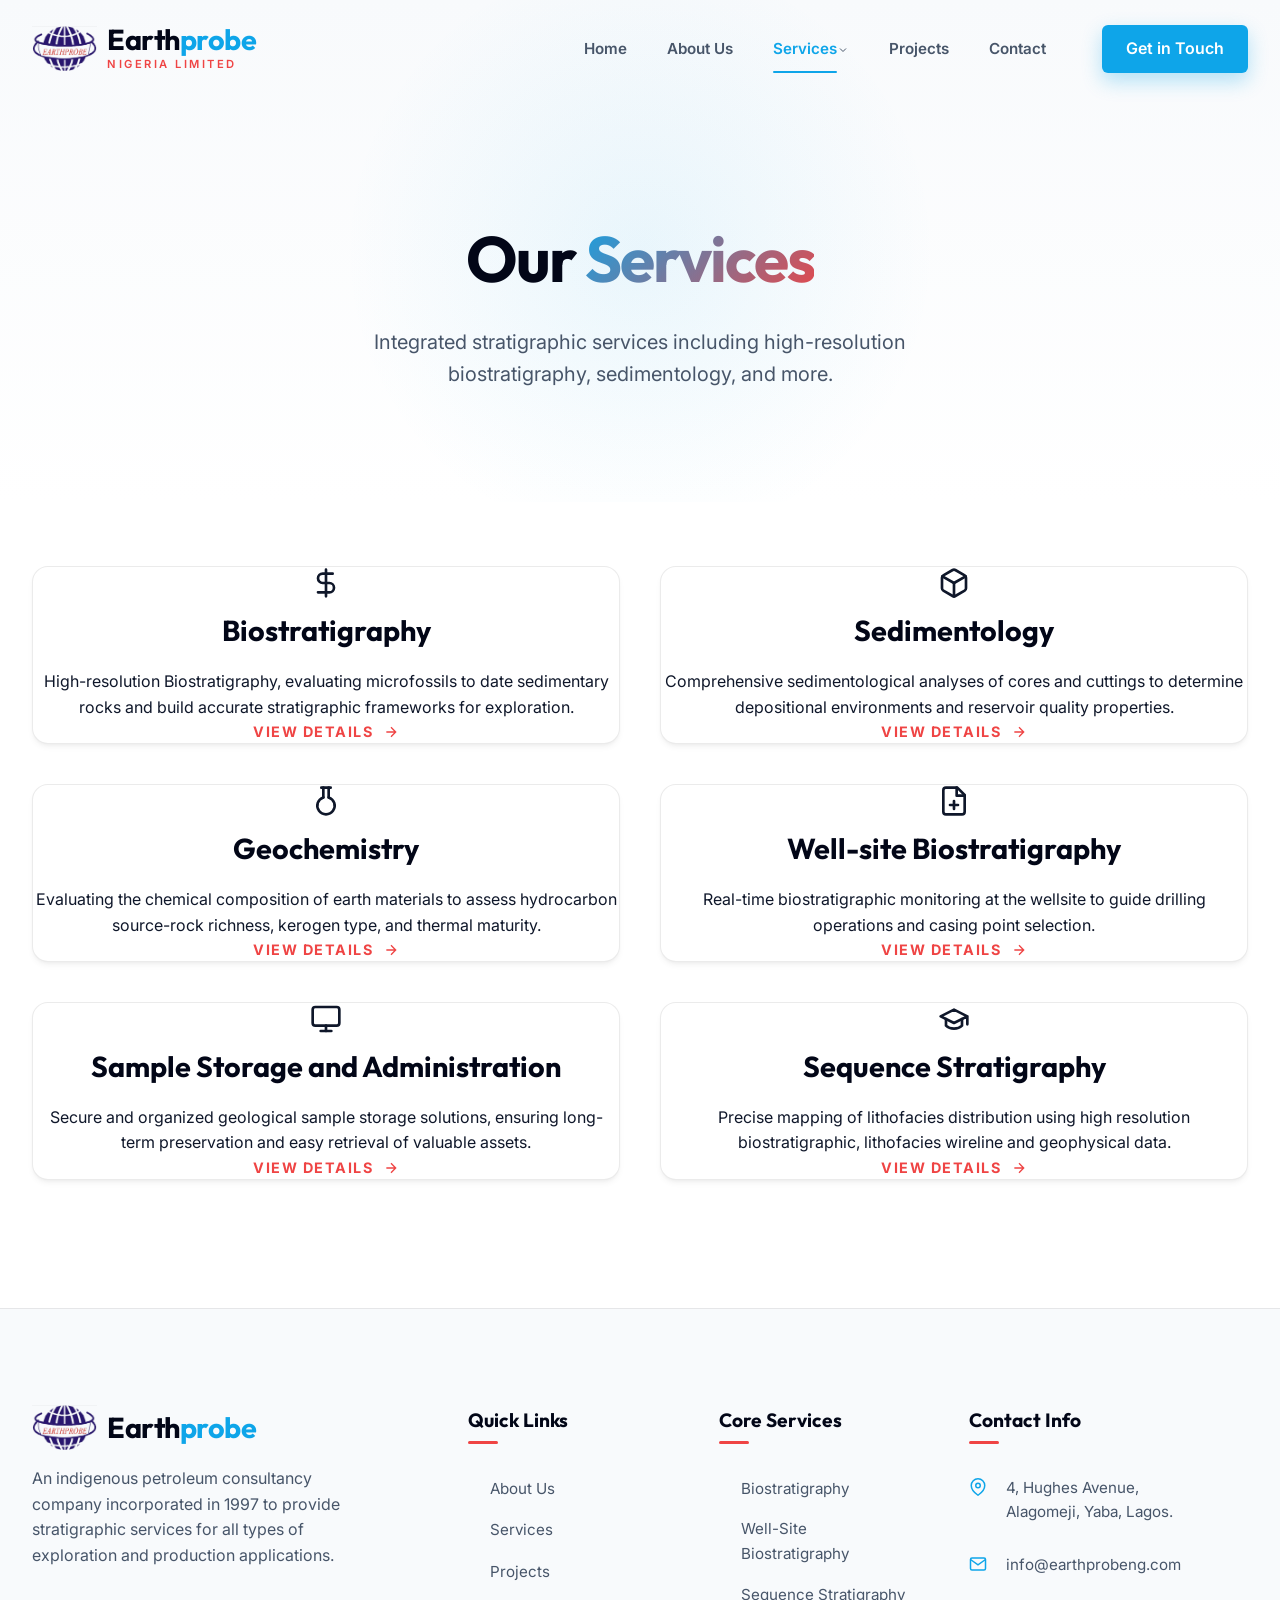
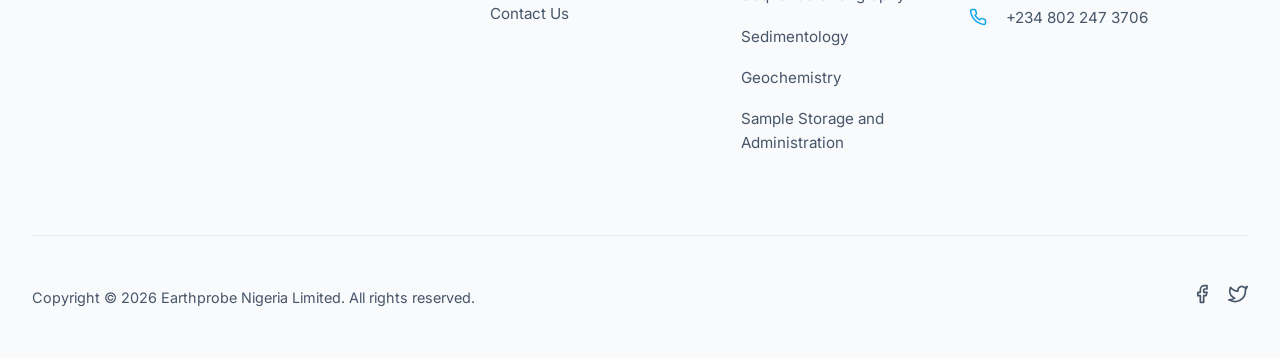
<file: services.html>
<!DOCTYPE html>
<html lang="en">
<head>
    <meta charset="UTF-8">
    <meta name="viewport" content="width=device-width, initial-scale=1.0">
    <title>Services - Earthprobe Nigeria Limited</title>
    
    <link rel="preconnect" href="https://fonts.googleapis.com">
    <link rel="preconnect" href="https://fonts.gstatic.com" crossorigin>
    <link href="https://fonts.googleapis.com/css2?family=Inter:wght@300;400;500;600&family=Outfit:wght@400;600;700;800&display=swap" rel="stylesheet">
    <link rel="stylesheet" href="./styles.css">
    <link rel="icon" href="./Images/Logo.png" type="image/png">
    <meta name="keywords" content="oil company, oil well drilling, biostratigraphy, sequence stratigraphy, well-site stratigraphy, geology, oil rig, Earthprobe Nigeria Limited, petroleum consultancy, oil and gas exploration, micropalaeontology, nannopalaeontology, palynology, geo-steering, reservoir characterization, source rock evaluation, paleoenvironments, Nigeria oil and gas consulting, West Africa offshore drilling, sedimentology, geochemical analysis, core sample administration">
</head>
<body>
    <div class="page-transition"><div class="loader"></div></div>

    <nav class="site-nav">
        <!-- Exact same navbar as others -->
        <div class="container nav-wrapper">
            <a href="index.html" class="brand" style="flex-direction: row; align-items: center; gap: 10px;">
                <img src="./Images/Logo.png" alt="Earthprobe Logo" style="height: 45px; width: auto;">
                <div style="display: flex; flex-direction: column;">
                    <span class="brand-text">Earth<span class="highlight">probe</span></span>
                    <span class="brand-sub">Nigeria Limited</span>
                </div>
            </a>
            <div class="nav-links">
                <a href="index.html" class="nav-link">Home</a>
                <a href="about.html" class="nav-link">About Us</a>
                <div class="nav-dropdown">
                <a href="services.html" class="nav-link">Services</a>
                <svg width="12" height="12" viewBox="0 0 24 24" fill="none" stroke="currentColor" stroke-width="2" style="margin-top:2px;"><path d="M6 9l6 6 6-6"/></svg>
                <div class="dropdown-menu">
                    <a href="service-biostratigraphy.html">Biostratigraphy</a>
                    <a href="service-wellsite.html">Well-Site Biostratigraphy</a>
                    <a href="service-sequencestratigraphy.html">Sequence Stratigraphy</a>
                    <a href="service-sedimentology.html">Sedimentology</a>
                    <a href="service-geochemistry.html">Geochemistry</a>
                    <a href="service-samplestorage.html">Sample Storage and Administration</a>
                </div>
            </div>
                <a href="projects.html" class="nav-link">Projects</a>
                <a href="contact.html" class="nav-link">Contact</a>
                <a href="contact.html" class="btn btn-primary" style="margin-left:1rem; padding: 0.7rem 1.5rem;">Get in Touch</a>
            </div>
            <div class="hamburger"><span></span><span></span><span></span></div>
        </div>
    </nav>

    <main>
        <header class="page-banner">
            <div class="container">
                <h1 class="anim-fade-up">Our <span class="gradient-text">Services</span></h1>
                <p class="anim-fade-up delay-100">Integrated stratigraphic services including high-resolution biostratigraphy, sedimentology, and more.</p>
            </div>
        </header>

        <section class="section-padding" style="padding-top: 4rem;">
            <div class="container">
                <div class="service-grid">
                    
                    <a href="service-biostratigraphy.html" class="service-card anim-fade-up">
                        <div class="service-icon-wrap">
                            <svg width="32" height="32" viewBox="0 0 24 24" fill="none" stroke="currentColor" stroke-width="2" stroke-linecap="round" stroke-linejoin="round"><path d="M12 2v20M17 5H9.5a3.5 3.5 0 0 0 0 7h5a3.5 3.5 0 0 1 0 7H6"/></svg>
                        </div>
                        <h3>Biostratigraphy</h3>
                        <p>High-resolution Biostratigraphy, evaluating microfossils to date sedimentary rocks and build accurate stratigraphic frameworks for exploration.</p>
                        <span class="service-link">View Details <svg width="16" height="16" viewBox="0 0 24 24" fill="none" stroke="currentColor" stroke-width="2"><path d="M5 12h14M12 5l7 7-7 7"/></svg></span>
                    </a>

                    <a href="service-sedimentology.html" class="service-card anim-fade-up delay-100">
                        <div class="service-icon-wrap">
                            <svg width="32" height="32" viewBox="0 0 24 24" fill="none" stroke="currentColor" stroke-width="2" stroke-linecap="round" stroke-linejoin="round"><path d="M21 16V8a2 2 0 0 0-1-1.73l-7-4a2 2 0 0 0-2 0l-7 4A2 2 0 0 0 3 8v8a2 2 0 0 0 1 1.73l7 4a2 2 0 0 0 2 0l7-4A2 2 0 0 0 21 16z"/><polyline points="3.27 6.96 12 12.01 20.73 6.96"/><line x1="12" y1="22.08" x2="12" y2="12"/></svg>
                        </div>
                        <h3>Sedimentology</h3>
                        <p>Comprehensive sedimentological analyses of cores and cuttings to determine depositional environments and reservoir quality properties.</p>
                        <span class="service-link">View Details <svg width="16" height="16" viewBox="0 0 24 24" fill="none" stroke="currentColor" stroke-width="2"><path d="M5 12h14M12 5l7 7-7 7"/></svg></span>
                    </a>

                    <a href="service-geochemistry.html" class="service-card anim-fade-up">
                        <div class="service-icon-wrap">
                            <svg width="32" height="32" viewBox="0 0 24 24" fill="none" stroke="currentColor" stroke-width="2" stroke-linecap="round" stroke-linejoin="round"><path d="M10 2v7.31"/><path d="M14 9.3V1.99"/><path d="M8.5 2h7"/><path d="M14 9.3a6.5 6.5 0 1 1-4 0"/></svg>
                        </div>
                        <h3>Geochemistry</h3>
                        <p>Evaluating the chemical composition of earth materials to assess hydrocarbon source-rock richness, kerogen type, and thermal maturity.</p>
                        <span class="service-link">View Details <svg width="16" height="16" viewBox="0 0 24 24" fill="none" stroke="currentColor" stroke-width="2"><path d="M5 12h14M12 5l7 7-7 7"/></svg></span>
                    </a>
                    <!-- Service 4 -->
                <a href="service-wellsite.html" class="service-card anim-fade-up delay-100">
                    <div class="service-icon-wrap">
                        <svg width="32" height="32" viewBox="0 0 24 24" fill="none" stroke="currentColor" stroke-width="2" stroke-linecap="round" stroke-linejoin="round"><path d="M14.5 2H6a2 2 0 0 0-2 2v16a2 2 0 0 0 2 2h12a2 2 0 0 0 2-2V7.5L14.5 2z"/><polyline points="14 2 14 8 20 8"/><line x1="12" y1="18" x2="12" y2="12"/><line x1="9" y1="15" x2="15" y2="15"/></svg>
                    </div>
                    <h3>Well-site Biostratigraphy</h3>
                    <p>Real-time biostratigraphic monitoring at the wellsite to guide drilling operations and casing point selection.</p>
                    <span class="service-link">View Details <svg width="16" height="16" viewBox="0 0 24 24" fill="none" stroke="currentColor" stroke-width="2"><path d="M5 12h14M12 5l7 7-7 7"/></svg></span>
                </a>

                <!-- Service 5 -->
                <a href="service-samplestorage.html" class="service-card anim-fade-up">
                    <div class="service-icon-wrap">
                        <svg width="32" height="32" viewBox="0 0 24 24" fill="none" stroke="currentColor" stroke-width="2" stroke-linecap="round" stroke-linejoin="round"><rect x="2" y="3" width="20" height="14" rx="2" ry="2"/><line x1="8" y1="21" x2="16" y2="21"/><line x1="12" y1="17" x2="12" y2="21"/></svg>
                    </div>
                    <h3>Sample Storage and Administration</h3>
                    <p>Secure and organized geological sample storage solutions, ensuring long-term preservation and easy retrieval of valuable assets.</p>
                    <span class="service-link">View Details <svg width="16" height="16" viewBox="0 0 24 24" fill="none" stroke="currentColor" stroke-width="2"><path d="M5 12h14M12 5l7 7-7 7"/></svg></span>
                </a>

                <!-- Service 6 -->
                <a href="service-sequencestratigraphy.html" class="service-card anim-fade-up delay-100">
                    <div class="service-icon-wrap">
                        <svg width="32" height="32" viewBox="0 0 24 24" fill="none" stroke="currentColor" stroke-width="2" stroke-linecap="round" stroke-linejoin="round"><path d="M22 10v6M2 10l10-5 10 5-10 5z"/><path d="M6 12v5c3 3 9 3 12 0v-5"/></svg>
                    </div>
                    <h3>Sequence Stratigraphy</h3>
                    <p>Precise mapping of lithofacies distribution using high resolution biostratigraphic, lithofacies wireline and geophysical data.</p>
                    <span class="service-link">View Details <svg width="16" height="16" viewBox="0 0 24 24" fill="none" stroke="currentColor" stroke-width="2"><path d="M5 12h14M12 5l7 7-7 7"/></svg></span>
                </a>
                </div>
            </div>
        </section>
    </main>

    <!-- Footer ... same as index.html -->
    <footer class="site-footer">
        <div class="container">
            <div class="footer-grid">
                <!-- Branding -->
                <div class="footer-col anim-fade-up">
                    <a href="index.html" class="brand" style="margin-bottom: 1rem; flex-direction: row; align-items: center; gap: 10px; justify-content: flex-start;">
                        <img src="./Images/Logo.png" alt="Earthprobe Logo" style="height: 45px; width: auto;">
                        <div style="display: flex; flex-direction: column; text-align: left;">
                            <span class="brand-text">Earth<span class="highlight">probe</span></span>
                        </div>
                    </a>
                    <p>An indigenous petroleum consultancy company incorporated in 1997 to provide stratigraphic
                        services for all types of exploration and production applications.</p>
                </div>

                <!-- Quick Links -->
                <div class="footer-col anim-fade-up delay-100">
                    <h4>Quick Links</h4>
                    <ul class="footer-links">
                        <li><a href="about.html">About Us</a></li>
                        <li><a href="services.html">Services</a></li>
                        <li><a href="projects.html">Projects</a></li>
                        <li><a href="contact.html">Contact Us</a></li>
                    </ul>
                </div>

                <!-- Services Link -->
                <div class="footer-col anim-fade-up delay-200">
                    <h4>Core Services</h4>
                    <ul class="footer-links">
                        <li><a href="service-biostratigraphy.html">Biostratigraphy</a></li>
                        <li><a href="service-wellsite.html">Well-Site Biostratigraphy</a></li>
                        <li><a href="service-sequencestratigraphy.html">Sequence Stratigraphy</a></li>
                        <li><a href="service-sedimentology.html">Sedimentology</a></li>
                        <li><a href="service-geochemistry.html">Geochemistry</a></li>
                        <li><a href="service-samplestorage.html">Sample Storage and Administration</a></li>
                    </ul>
                </div>

                <!-- Contact -->
                <div class="footer-col anim-fade-up delay-300">
                    <h4>Contact Info</h4>
                    <div class="footer-contact">
                        <div class="contact-item">
                            <svg width="18" height="18" viewBox="0 0 24 24" fill="none" stroke="currentColor"
                                stroke-width="2">
                                <path d="M21 10c0 7-9 13-9 13s-9-6-9-13a9 9 0 0 1 18 0z" />
                                <circle cx="12" cy="10" r="3" />
                            </svg>
                            <span>4, Hughes Avenue,<br>Alagomeji, Yaba, Lagos.</span>
                        </div>
                        <div class="contact-item">
                            <svg width="18" height="18" viewBox="0 0 24 24" fill="none" stroke="currentColor"
                                stroke-width="2">
                                <path d="M4 4h16c1.1 0 2 .9 2 2v12c0 1.1-.9 2-2 2H4c-1.1 0-2-.9-2-2V6c0-1.1.9-2 2-2z" />
                                <polyline points="22,6 12,13 2,6" />
                            </svg>
                            <span>info@earthprobeng.com</span>
                        </div>
                        <div class="contact-item">
                            <svg width="18" height="18" viewBox="0 0 24 24" fill="none" stroke="currentColor"
                                stroke-width="2">
                                <path
                                    d="M22 16.92v3a2 2 0 0 1-2.18 2 19.79 19.79 0 0 1-8.63-3.07 19.5 19.5 0 0 1-6-6 19.79 19.79 0 0 1-3.07-8.67A2 2 0 0 1 4.11 2h3a2 2 0 0 1 2 1.72 12.84 12.84 0 0 0 .7 2.81 2 2 0 0 1-.45 2.11L8.09 9.91a16 16 0 0 0 6 6l1.27-1.27a2 2 0 0 1 2.11-.45 12.84 12.84 0 0 0 2.81.7A2 2 0 0 1 22 16.92z" />
                            </svg>
                            <span>+234 802 247 3706</span>
                        </div>
                    </div>
                </div>
            </div>

            <div class="footer-bottom">
                <p>Copyright &copy; 2026 Earthprobe Nigeria Limited. All rights reserved.</p>
                <div style="display: flex; gap: 1rem;">
                    <a href="#" style="color: var(--text-secondary);"><svg width="20" height="20" viewBox="0 0 24 24"
                            fill="none" stroke="currentColor" stroke-width="2" stroke-linecap="round"
                            stroke-linejoin="round">
                            <path d="M18 2h-3a5 5 0 0 0-5 5v3H7v4h3v8h4v-8h3l1-4h-4V7a1 1 0 0 1 1-1h3z" />
                        </svg></a>
                    <a href="#" style="color: var(--text-secondary);"><svg width="20" height="20" viewBox="0 0 24 24"
                            fill="none" stroke="currentColor" stroke-width="2" stroke-linecap="round"
                            stroke-linejoin="round">
                            <path
                                d="M23 3a10.9 10.9 0 0 1-3.14 1.53 4.48 4.48 0 0 0-7.86 3v1A10.66 10.66 0 0 1 3 4s-4 9 5 13a11.64 11.64 0 0 1-7 2c9 5 20 0 20-11.5a4.5 4.5 0 0 0-.08-.83A7.72 7.72 0 0 0 23 3z" />
                        </svg></a>
                </div>
            </div>
        </div>
    </footer>
    <script src="./script.js"></script>
</body>
</html>
</file>
<file: styles.css>
/* Modern Reset & Base Variables - Light Theme */
:root {
    --bg-main: #ffffff;
    --bg-secondary: #f8fafc;
    --bg-tertiary: #f1f5f9;
    
    --text-primary: #0f172a;
    --text-secondary: #475569;
    --text-dark: #020617;
    
    --accent-blue: #0ea5e9; /* Primary */
    --accent-blue-hover: #0284c7;
    --accent-red: #ef4444;  /* Secondary */
    --accent-red-hover: #dc2626;
    
    --glass-bg: rgba(255, 255, 255, 0.85);
    --glass-border: rgba(0, 0, 0, 0.08);
    --glass-shadow: 0 4px 6px -1px rgba(0, 0, 0, 0.05), 0 2px 4px -2px rgba(0, 0, 0, 0.05);

    --glass-dark-bg: rgba(15, 23, 42, 0.95);
    
    --font-heading: 'Outfit', sans-serif;
    --font-body: 'Inter', sans-serif;
    
    /* Sophisticated Easings */
    --ease-smooth: cubic-bezier(0.22, 1, 0.36, 1);
    --ease-spring: cubic-bezier(0.34, 1.56, 0.64, 1);
    --ease-reveal: cubic-bezier(0.77, 0, 0.175, 1);
}

*, *::before, *::after {
    margin: 0;
    padding: 0;
    box-sizing: border-box;
}

html {
    scroll-behavior: smooth;
    font-size: 16px;
    overflow-x: hidden;
}

body {
    font-family: var(--font-body);
    background-color: var(--bg-main);
    color: var(--text-primary);
    line-height: 1.6;
    overflow-x: hidden;
}

h1, h2, h3, h4, .brand-text {
    font-family: var(--font-heading);
    font-weight: 700;
    color: var(--text-dark);
}

a { text-decoration: none; color: inherit; }

.container {
    width: 100%;
    max-width: 1280px;
    margin: 0 auto;
    padding: 0 2rem;
}

.highlight {
    color: var(--accent-blue);
}
.highlight-alt {
    color: var(--accent-red);
}

.gradient-text {
    background: linear-gradient(135deg, var(--accent-blue), var(--accent-red));
    -webkit-background-clip: text;
    background-clip: text;
    -webkit-text-fill-color: transparent;
    display: inline-block;
}

/* Sophisticated Page Transition Overlay */
.page-transition {
    position: fixed;
    top: 0;
    left: 0;
    width: 100vw;
    height: 100vh;
    background-color: var(--accent-blue);
    z-index: 9999;
    display: flex;
    justify-content: center;
    align-items: center;
    clip-path: circle(150% at 50% 50%);
    transition: clip-path 0.5s var(--ease-reveal);
}
.page-transition.fade-out {
    clip-path: circle(0% at 50% 50%);
}
.loader {
    width: 48px;
    height: 48px;
    border: 3px solid rgba(255,255,255,0.3);
    border-bottom-color: #ffffff;
    border-radius: 50%;
    animation: rotate 1s linear infinite;
}
@keyframes rotate { 100% { transform: rotate(360deg); } }

/* UI Elements */
.btn {
    display: inline-flex;
    align-items: center;
    justify-content: center;
    padding: 1rem 2rem;
    font-weight: 600;
    font-family: var(--font-body);
    font-size: 1rem;
    border-radius: 6px;
    border: none;
    cursor: pointer;
    transition: all 0.4s var(--ease-spring);
    position: relative;
    overflow: hidden;
    z-index: 1;
}

.btn::before {
    content: '';
    position: absolute;
    top: 0; left: 0; height: 100%; width: 0;
    background-color: rgba(255,255,255,0.2);
    transition: width 0.4s var(--ease-smooth);
    z-index: -1;
}

.btn:hover::before { width: 100%; }

.btn-primary {
    background: var(--accent-blue);
    color: #fff;
    box-shadow: 0 8px 20px rgba(14, 165, 233, 0.3);
}

.btn-primary:hover {
    transform: translateY(-4px) scale(1.02);
    box-shadow: 0 12px 25px rgba(14, 165, 233, 0.4);
    background: var(--accent-blue-hover);
}

.btn-outline {
    background: transparent;
    color: var(--accent-red);
    border: 1.5px solid var(--accent-red);
}

.btn-outline:hover {
    background: var(--accent-red);
    color: #fff;
    transform: translateY(-4px) scale(1.02);
    box-shadow: 0 8px 20px rgba(239, 68, 68, 0.3);
}

/* Navigation */
.site-nav {
    position: fixed;
    top: 0; left: 0; right: 0;
    padding: 1.5rem 0;
    z-index: 1000;
    transition: all 0.5s var(--ease-smooth);
}

.site-nav.scrolled {
    background: var(--glass-bg);
    backdrop-filter: blur(16px);
    -webkit-backdrop-filter: blur(16px);
    padding: 0.8rem 0;
    border-bottom: 1px solid var(--glass-border);
    box-shadow: var(--glass-shadow);
}

.nav-wrapper {
    display: flex;
    justify-content: space-between;
    align-items: center;
}

.brand {
    display: flex;
    flex-direction: column;
}
.brand-text {
    font-size: 1.8rem;
    letter-spacing: -0.5px;
    line-height: 1.1;
    color: var(--text-dark);
    transition: color 0.4s var(--ease-smooth);
}
.site-nav .brand-text {
    color: var(--text-dark);
}
.site-nav.scrolled .brand-text {
    color: var(--text-dark) !important;
}
.site-nav.on-dark:not(.scrolled):not(.menu-open) .brand-text {
    color: #e2e8f0;
}
.site-nav.on-dark:not(.scrolled):not(.menu-open) .nav-link {
    color: rgba(255, 255, 255, 0.9);
}
.site-nav.on-dark:not(.scrolled):not(.menu-open) .nav-dropdown > svg {
    color: rgba(255, 255, 255, 0.9);
}
.site-nav.on-dark:not(.scrolled):not(.menu-open) .hamburger span {
    background-color: #e2e8f0;
}
.brand-sub {
    font-size: 0.7rem;
    letter-spacing: 2.5px;
    color: var(--accent-red);
    text-transform: uppercase;
    font-weight: 600;
}

.nav-links {
    display: flex;
    gap: 2.5rem;
    align-items: center;
}

.nav-link {
    font-size: 0.95rem;
    font-weight: 600;
    color: var(--text-secondary);
    position: relative;
    padding: 0.5rem 0;
    transition: color 0.4s var(--ease-smooth);
}

.nav-link::after {
    content: '';
    position: absolute;
    bottom: -4px; left: 0;
    width: 0%; height: 2px;
    background-color: var(--accent-blue);
    transition: width 0.4s var(--ease-spring);
    border-radius: 2px;
}

.nav-link:hover, .nav-link.active {
    color: var(--accent-blue);
}
.nav-link:hover::after, .nav-link.active::after {
    width: 100%;
}

/* Dropdown styling */
.nav-dropdown {
    position: relative;
    display: flex;
    align-items: center;
    cursor: pointer;
}
.nav-dropdown > svg {
    color: var(--text-secondary);
    transition: transform 0.4s var(--ease-smooth), color 0.4s var(--ease-smooth);
}
.nav-dropdown:hover .nav-link {
    color: var(--accent-blue);
}
.nav-dropdown:hover > svg {
    transform: rotate(180deg);
    color: var(--accent-blue);
}
.dropdown-menu {
    position: absolute;
    top: 100%;
    left: -1rem;
    background: var(--bg-main);
    min-width: 220px;
    padding: 1rem 0;
    border-radius: 8px;
    box-shadow: 0 10px 40px rgba(0,0,0,0.1);
    border: 1px solid var(--glass-border);
    opacity: 0;
    visibility: hidden;
    transform: translateY(15px) scale(0.98);
    transition: all 0.4s var(--ease-spring);
    z-index: 100;
}
.nav-dropdown:hover .dropdown-menu {
    opacity: 1;
    visibility: visible;
    transform: translateY(10px) scale(1);
}
.dropdown-menu a {
    display: block;
    padding: 0.6rem 1.5rem;
    color: var(--text-secondary);
    font-size: 0.9rem;
    font-weight: 500;
    transition: all 0.3s var(--ease-smooth);
}
.dropdown-menu a:hover {
    background-color: var(--bg-secondary);
    color: var(--accent-blue);
    padding-left: 1.8rem;
}

.hamburger {
    display: none;
    width: 30px;
    height: 20px;
    position: relative;
    cursor: pointer;
    z-index: 1001;
}

.hamburger span {
    position: absolute;
    width: 100%; height: 2px;
    background-color: var(--text-dark);
    border-radius: 2px;
    transition: all 0.4s var(--ease-spring);
}

.hamburger span:nth-child(1) { top: 0; }
.hamburger span:nth-child(2) { top: 9px; }
.hamburger span:nth-child(3) { bottom: 0; }

.hamburger.open span:nth-child(1) { transform: rotate(45deg) translate(6px, 6px); }
.hamburger.open span:nth-child(2) { opacity: 0; transform: translateX(10px); }
.hamburger.open span:nth-child(3) { transform: rotate(-45deg) translate(7px, -7px); }

/* Sophisticated Animations Engine */
.anim-fade-up { opacity: 0; transform: translateY(40px); transition: all 1.2s var(--ease-reveal); }
.anim-fade-in { opacity: 0; filter: blur(10px); transition: all 1.2s var(--ease-reveal); }
.anim-slide-left { opacity: 0; transform: translateX(50px) scale(0.95); transition: all 1.2s var(--ease-reveal); }
.anim-slide-right { opacity: 0; transform: translateX(-50px) scale(0.95); transition: all 1.2s var(--ease-reveal); }
.anim-scale-up { opacity: 0; transform: scale(0.9); transition: all 1.2s var(--ease-spring); }

.anim-fade-up.in-view { opacity: 1; transform: translateY(0); }
.anim-fade-in.in-view { opacity: 1; filter: blur(0); }
.anim-slide-left.in-view, .anim-slide-right.in-view { opacity: 1; transform: translate(0) scale(1); }
.anim-scale-up.in-view { opacity: 1; transform: scale(1); }

.delay-100 { transition-delay: 0.1s; }
.delay-200 { transition-delay: 0.2s; }
.delay-300 { transition-delay: 0.3s; }
.delay-400 { transition-delay: 0.4s; }
.delay-500 { transition-delay: 0.5s; }

/* Global Sections */
.section-padding { padding: 8rem 0; }

.section-header {
    text-align: center;
    margin-bottom: 5rem;
    max-width: 700px;
    margin-left: auto;
    margin-right: auto;
}

.section-header h2 {
    font-size: 3rem;
    margin-bottom: 1rem;
    letter-spacing: -1px;
}

.section-header p {
    font-size: 1.15rem;
    color: var(--text-secondary);
}

/* Page Banner */
.page-banner {
    padding: 13rem 0 7rem;
    background: linear-gradient(180deg, var(--bg-secondary) 0%, var(--bg-main) 100%);
    position: relative;
    text-align: center;
    overflow: hidden;
}
.page-banner::after {
    content: '';
    position: absolute;
    top: 50%; left: 50%;
    transform: translate(-50%, -50%);
    width: 600px; height: 600px;
    background: radial-gradient(circle, rgba(14, 165, 233, 0.08) 0%, rgba(255,255,255,0) 70%);
    pointer-events: none;
    z-index: 0;
}
.page-banner h1 {
    font-size: 4rem;
    position: relative;
    z-index: 1;
    letter-spacing: -2px;
}
.page-banner p {
    font-size: 1.25rem;
    color: var(--text-secondary);
    max-width: 650px;
    margin: 1rem auto 0;
    position: relative;
    z-index: 1;
}

/* Footer Structure */
.site-footer {
    background-color: var(--bg-secondary);
    padding: 6rem 0 3rem;
    border-top: 1px solid var(--glass-border);
}

.footer-grid {
    display: grid;
    grid-template-columns: 2fr 1fr 1fr 1.5fr;
    gap: 4rem;
    margin-bottom: 4rem;
}

.footer-col p {
    color: var(--text-secondary);
    margin-top: 1rem;
    font-size: 1rem;
    max-width: 320px;
}

.footer-col h4 {
    font-size: 1.2rem;
    margin-bottom: 2rem;
    position: relative;
    padding-bottom: 0.5rem;
    color: var(--text-dark);
}
.footer-col h4::after {
    content: '';
    position: absolute;
    bottom: 0; left: 0;
    width: 30px; height: 3px;
    background-color: var(--accent-red);
    border-radius: 2px;
}

.footer-links {
    list-style: none;
}

.footer-links li {
    margin-bottom: 1rem;
}

.footer-links a {
    color: var(--text-secondary);
    transition: color 0.3s var(--ease-smooth);
    display: inline-flex;
    align-items: center;
    font-size: 0.95rem;
}
.footer-links a::before {
    content: '→';
    margin-right: 8px;
    color: var(--accent-red);
    transform: translateX(-10px);
    opacity: 0;
    transition: all 0.3s var(--ease-spring);
}

.footer-links a:hover {
    color: var(--accent-blue);
}
.footer-links a:hover::before {
    opacity: 1;
    transform: translateX(0);
}

.footer-contact .contact-item {
    display: flex;
    align-items: flex-start;
    gap: 1.2rem;
    margin-bottom: 1.8rem;
    color: var(--text-secondary);
    font-size: 0.95rem;
}

.footer-contact svg {
    color: var(--accent-blue);
    flex-shrink: 0;
    margin-top: 2px;
}

.footer-bottom {
    text-align: center;
    padding-top: 3rem;
    border-top: 1px solid rgba(0,0,0,0.05);
    color: var(--text-secondary);
    font-size: 0.9rem;
    display: flex;
    justify-content: space-between;
    align-items: center;
}

/* Specific Section Styles */

/* Hero Index */
.hero {
    min-height: 100vh;
    position: relative;
    overflow: hidden;
    background-color: #000;
}
.hero-line-bg {
    position: absolute;
    inset: 0;
    background-image: 
        linear-gradient(rgba(0,0,0,0.02) 1px, transparent 1px),
        linear-gradient(90deg, rgba(0,0,0,0.02) 1px, transparent 1px);
    background-size: 60px 60px;
    z-index: -2;
}
.hero-gradient {
    position: absolute;
    right: -10%;
    top: 50%;
    transform: translateY(-50%);
    width: 60%;
    height: 120%;
    background: radial-gradient(circle, rgba(14, 165, 233, 0.1) 0%, rgba(255,255,255,0) 70%);
    z-index: -1;
    border-radius: 50%;
    animation: pulseBg 12s infinite alternate var(--ease-smooth);
}
@keyframes pulseBg {
    0% { transform: translateY(-50%) scale(1); opacity: 0.6;}
    100% { transform: translateY(-50%) scale(1.1); opacity: 1;}
}

.hero-content {
    max-width: 850px;
    padding-top: 5rem;
}
.hero-tag {
    display: inline-block;
    padding: 8px 18px;
    background: rgba(239, 68, 68, 0.08);
    color: var(--accent-red);
    border-radius: 30px;
    font-size: 0.85rem;
    font-weight: 700;
    text-transform: uppercase;
    letter-spacing: 1.5px;
    margin-bottom: 2rem;
    box-shadow: 0 4px 10px rgba(239, 68, 68, 0.1);
}
.hero h1 {
    font-size: 5rem;
    line-height: 1.05;
    margin-bottom: 1.5rem;
    letter-spacing: -2px;
}
.hero p {
    font-size: 1.25rem;
    color: var(--text-secondary);
    margin-bottom: 3rem;
    max-width: 650px;
    line-height: 1.8;
}
.hero-actions {
    display: flex;
    gap: 1.5rem;
}

/* Slideshow CSS */
.hero-slideshow {
    position: absolute;
    inset: 0;
    width: 100%;
    height: 100%;
    z-index: 1;
}
.hero .slide {
    position: absolute;
    inset: 0;
    display: flex;
    align-items: center;
    opacity: 0;
    visibility: hidden;
    transition: opacity 1.5s ease-in-out, visibility 1.5s;
    padding-bottom: 6rem;
}
.hero .slide.active {
    opacity: 1;
    visibility: visible;
    z-index: 2;
}

/* Light Slide Theme - Muted to prevent glare */
.slide-light {
    background: linear-gradient(rgba(241, 245, 249, 0.40), rgba(241, 245, 249, 0.40)), url('./Images/Fossil%23.png') center/cover no-repeat;
}
.slide-light .hero-content { position: relative; z-index: 1; }
.slide-light h1 { color: #0f172a; }
.slide-light p { color: #1e293b; font-weight: 500; }

/* Dark Slide Theme */
.slide-dark {
    background: linear-gradient(rgba(2, 6, 23, 0.75), rgba(2, 6, 23, 0.85)), url('./Images/hero_rig_4k.jpg') center/cover no-repeat;
}
.slide-dark .hero-content { position: relative; z-index: 1; }
.slide-dark h1 { color: #ffffff; }
.slide-dark p { color: #f1f5f9; font-weight: 400; }

/* Wellsite Slide Theme */
.slide-wellsite {
    background: linear-gradient(rgba(248, 250, 252, 0.20), rgba(248, 250, 252, 0.20)), url('./Images/Microscope4.png') center/cover no-repeat;
}
.slide-wellsite .hero-content { position: relative; z-index: 1; }
.slide-wellsite h1 { color: #020617; }
.slide-wellsite p { color: #475569; font-weight: 500; }

/* Stratigraphy Slide Theme */
.slide-strata {
    background: linear-gradient(rgba(241, 245, 249, 0.20), rgba(241, 245, 249, 0.20)), url('./Images/Logo 3.png') center/cover no-repeat;
}
.slide-strata .hero-content { position: relative; z-index: 1; }
.slide-strata h1 { color: #020617; }
.slide-strata p { color: #475569; font-weight: 500; }

.slider-controls {
    position: absolute;
    bottom: 0; left: 0; width: 100%; height: 100%;
    pointer-events: none;
    z-index: 3;
}
.slider-controls button {
    position: absolute;
    top: 50%;
    transform: translateY(-50%);
    background: rgba(255, 255, 255, 0.2);
    backdrop-filter: blur(8px);
    -webkit-backdrop-filter: blur(8px);
    border: 1px solid rgba(255, 255, 255, 0.3);
    color: var(--text-dark);
    width: 55px;
    height: 55px;
    border-radius: 50%;
    cursor: pointer;
    display: flex;
    justify-content: center;
    align-items: center;
    box-shadow: 0 4px 15px rgba(0,0,0,0.1);
    transition: all 0.4s var(--ease-spring);
    pointer-events: auto;
}
.slider-controls button.prev-slide {
    left: 2rem;
}
.slider-controls button.next-slide {
    right: 2rem;
}
.slider-controls button:hover {
    background: var(--accent-blue);
    color: #fff;
    border-color: var(--accent-blue);
    transform: translateY(-50%) scale(1.1);
}
.slide-dots {
    display: flex;
    gap: 0.6rem;
    position: absolute;
    bottom: 2rem;
    left: 50%;
    transform: translateX(-50%);
    pointer-events: auto;
}
}
.slide-dots .dot {
    width: 12px;
    height: 12px;
    border-radius: 50%;
    background: rgba(0,0,0,0.15);
    cursor: pointer;
    transition: background 0.3s ease, transform 0.3s ease;
}
.slide-dots .dot.active {
    background: var(--accent-blue);
    transform: scale(1.2);
}

/* Service Grid Index */
.services-section {
    background-color: var(--bg-secondary);
    position: relative;
}

.service-grid {
    display: grid;
    grid-template-columns: repeat(2, 1fr);
    gap: 2.5rem;
}

.service-card {
    background: var(--bg-main);
    border: 1px solid var(--glass-border);
    border-radius: 16px;
    transition: all 0.5s var(--ease-spring);
    position: relative;
    overflow: hidden;
    display: flex;
    flex-direction: column;
    box-shadow: var(--glass-shadow);
    text-align: center;
}
.service-card.pictorial-card {
    padding: 0;
}
.service-img {
    width: 100%;
    height: 250px;
    object-fit: cover;
    transition: transform 0.6s var(--ease-smooth);
}
.service-card:hover .service-img {
    transform: scale(1.08);
}
.service-content {
    padding: 2.5rem 2rem;
    background: var(--bg-main);
    position: relative;
    z-index: 2;
    flex-grow: 1;
    display: flex;
    flex-direction: column;
    justify-content: center;
}
.service-card::after {
    content: '';
    position: absolute;
    bottom: 0; left: 0;
    width: 100%; height: 5px;
    background: linear-gradient(90deg, var(--accent-blue), var(--accent-red));
    transform: scaleX(0);
    transform-origin: right;
    transition: transform 0.5s var(--ease-smooth);
    z-index: 3;
}
.service-card:hover {
    transform: translateY(-12px);
    box-shadow: 0 25px 50px -12px rgba(0, 0, 0, 0.15);
}
.service-card:hover::after {
    transform: scaleX(1);
    transform-origin: left;
}

.service-card h3 {
    font-size: 1.8rem;
    margin-bottom: 1rem;
    color: var(--text-dark);
}
.service-link {
    display: inline-flex;
    align-items: center;
    justify-content: center;
    color: var(--accent-red);
    font-weight: 700;
    text-transform: uppercase;
    font-size: 0.9rem;
    letter-spacing: 1.5px;
}
.service-link svg {
    margin-left: 10px;
    transition: transform 0.4s var(--ease-spring);
}
.service-card:hover .service-link svg {
    transform: translateX(8px);
}

/* About Home Snippet */
.about-snippet {
    display: block;
}
.about-snippet::after {
    content: "";
    display: table;
    clear: both;
}
.about-image-comp {
    position: relative;
    float: left;
    width: 50%;
    margin-right: 5%;
    margin-bottom: 3rem;
}
.about-img-main {
    width: 100%; 
    height: 500px; 
    object-fit: cover; 
    border-radius: 24px;
    display: block;
    box-shadow: 0 25px 50px -12px rgba(0,0,0,0.15);
}
.about-img-sub {
    position: absolute; 
    bottom: -40px; 
    left: 0;
    width: 100%;
    display: flex;
    justify-content: center;
    gap: 0;
    z-index: 5;
}
.about-img-sub img {
    flex: 0 0 33.333%;
    width: 33.333%; 
    aspect-ratio: 1 / 1; 
    object-fit: cover;
    display: block;
    border-radius: 16px; 
    border: 4px solid var(--bg-main);
    box-sizing: border-box;
    box-shadow: 0 15px 35px rgba(0,0,0,0.15);
    transition: transform 0.5s var(--ease-spring);
}
.about-img-sub img:hover {
    transform: translateY(-12px) scale(1.05);
}

.about-image {
    position: relative;
    border-radius: 24px;
    overflow: hidden;
    box-shadow: 0 25px 50px -12px rgba(0,0,0,0.15);
}
.about-image img {
    width: 100%;
    height: auto;
    display: block;
    aspect-ratio: 4/3;
    object-fit: cover;
    transition: transform 1.2s var(--ease-reveal);
}
.about-image:hover img {
    transform: scale(1.05);
}
.about-image-shape {
    position: absolute;
    bottom: -30px; right: -30px;
    width: 180px; height: 180px;
    border: 3px dashed var(--accent-blue);
    border-radius: 50%;
    animation: rotate 25s linear infinite;
    z-index: -1;
    opacity: 0.5;
}
.about-snippet-text h2 {
    font-size: 3.2rem;
    margin-bottom: 2rem;
    line-height: 1.1;
    letter-spacing: -1px;
}
.about-snippet-text p {
    font-size: 1.15rem;
    color: var(--text-secondary);
    margin-bottom: 2rem;
    line-height: 1.8;
}

/* Stats */
.stats-grid-wrapper {
    display: grid;
    grid-template-columns: repeat(4, 1fr);
    gap: 2rem;
    background: var(--bg-main);
    border: 1px solid var(--glass-border);
    border-radius: 24px;
    padding: 4rem 2rem;
    margin-top: 6rem;
    box-shadow: var(--glass-shadow);
}
.stat-box {
    text-align: center;
    position: relative;
    transition: transform 0.4s var(--ease-spring);
}
.stat-box:hover {
    transform: translateY(-5px);
}
.stat-box:not(:last-child)::after {
    content: '';
    position: absolute;
    right: -1rem; top: 15%; height: 70%; width: 1px;
    background: var(--glass-border);
}
.stat-number {
    font-size: 4rem;
    font-family: var(--font-heading);
    color: var(--accent-blue);
    font-weight: 800;
    line-height: 1;
    margin-bottom: 0.8rem;
    letter-spacing: -2px;
}
.stat-label {
    font-size: 1rem;
    color: var(--text-dark);
    font-weight: 600;
    text-transform: uppercase;
    letter-spacing: 1.5px;
}
/* Clients Section */
.clients-section {
    background: var(--bg-tertiary);
    border-top: 1px solid var(--glass-border);
}
.marquee-container {
    width: 100%;
    overflow: hidden;
    position: relative;
    padding: 3rem 0;
}
.marquee-container::before, .marquee-container::after {
    content: '';
    position: absolute;
    top: 0;
    width: 15vw;
    height: 100%;
    z-index: 2;
    pointer-events: none;
}
.marquee-container::before {
    left: 0;
    background: linear-gradient(to right, var(--bg-tertiary), transparent);
}
.marquee-container::after {
    right: 0;
    background: linear-gradient(to left, var(--bg-tertiary), transparent);
}
.marquee-content {
    display: flex;
    align-items: center;
    gap: 5rem;
    width: max-content;
    animation: marquee 35s linear infinite;
}
.marquee-content:hover {
    animation-play-state: paused;
}
.client-logo {
    height: 65px;
    width: auto;
    object-fit: contain;
    transition: all 0.4s var(--ease-spring);
    /* mix-blend-mode multiply removes the white box backgrounds from JPGs while keeping colors vibrant */
    mix-blend-mode: multiply;
}
.client-logo:hover {
    transform: scale(1.08);
}
@keyframes marquee {
    0% { transform: translateX(0); }
    100% { transform: translateX(calc(-50% - 2.5rem)); }
}

/* Call to Action */
.cta-section {
    position: relative;
    background: var(--glass-dark-bg);
    overflow: hidden;
    color: #fff;
}
.cta-section::before {
    content: '';
    position: absolute;
    top: -50%; right: -20%;
    width: 80%; height: 200%;
    background: radial-gradient(circle, rgba(239, 68, 68, 0.15) 0%, transparent 70%);
    pointer-events: none;
}
.cta-content {
    text-align: center;
    max-width: 800px;
    margin: 0 auto;
    position: relative;
    z-index: 2;
}
.cta-content h2 { 
    font-size: 3.8rem; 
    margin-bottom: 1.5rem; 
    color: #fff;
    letter-spacing: -1px;
}
.cta-content p { 
    font-size: 1.25rem; 
    color: rgba(255,255,255,0.7); 
    margin-bottom: 2.5rem; 
    line-height: 1.8;
}

/* Responsive adjustments */
@media (max-width: 1024px) {
    .hero h1 { font-size: 4rem; }
    .about-image-comp { float: none; width: 100%; margin-right: 0; margin-bottom: 4rem; }
    .about-snippet-text { text-align: center; }
    .footer-grid { grid-template-columns: 1fr; gap: 3rem; text-align: center; }
    .footer-col { display: flex; flex-direction: column; align-items: center; text-align: center; }
    .footer-col h4::after { left: 50%; transform: translateX(-50%); }
    .footer-contact .contact-item { justify-content: center; }
}

@media (max-width: 768px) {
    .container {
        padding: 0 1.2rem;
    }
    .nav-links {
        position: fixed;
        top: 0; left: 0; right: 0; height: 100vh;
        background: rgba(255,255,255,0.98);
        backdrop-filter: blur(20px);
        flex-direction: column;
        justify-content: center;
        transform: translateY(-100%);
        transition: transform 0.6s var(--ease-spring);
        opacity: 0;
        visibility: hidden;
        padding: 4rem 2rem;
        z-index: 999;
    }
    .nav-links.active {
        transform: translateY(0);
        opacity: 1;
        visibility: visible;
    }
    .nav-link { color: var(--text-dark); font-size: 1.2rem; }
    .nav-dropdown { flex-direction: column; align-items: center; }
    .dropdown-menu {
        position: relative;
        top: 0; left: 0;
        box-shadow: none;
        border: none;
        background: transparent;
        text-align: center;
        opacity: 1; visibility: visible; transform: none;
        display: none;
    }
    .nav-dropdown.mobile-open .dropdown-menu {
        display: block;
    }
    .nav-dropdown.mobile-open > svg {
        transform: rotate(180deg);
    }

    .hamburger { display: block; }
    
    .hero {
        align-items: flex-start;
        padding-top: 100px;
        padding-bottom: 7rem;
        min-height: 850px; /* Increased size to fit stacked buttons without cutting out */
    }
    .hero-content {
        text-align: center;
    }
    .slide-dark .hero-content { padding-top: 4rem !important; }
    .slide-light .hero-content { padding-top: 4rem !important; }
    .slide-wellsite .hero-content { padding-top: 4rem !important; }
    .slide-strata .hero-content { padding-top: 4rem !important; }
    .hero h1 { font-size: 3rem; }
    .hero-actions { flex-direction: column; }
    .hero-actions .btn { width: 100%; }

    /* Slider mobile adjustments */
    .slider-controls button {
        display: none !important; /* Hide the chevrons on mobile in favor of the dots */
    }
    
    .service-grid { grid-template-columns: 1fr; }
    .service-content { padding: 1.5rem 1rem; }
    .service-card h3 { font-size: 1.4rem; word-break: break-word; hyphens: auto; }
    .stats-grid-wrapper { grid-template-columns: repeat(2, 1fr); gap: 3rem 1rem; padding: 2rem 1rem; }
    .stat-number { font-size: 2.5rem; }
    .stat-box:not(:last-child)::after { display: none; }
    
    .section-padding { padding: 5rem 0; }
    .page-banner { padding: 9rem 0 4rem; }
    .page-banner h1 { font-size: 2.2rem; word-break: break-word; hyphens: auto; }
    .page-banner p { font-size: 1rem; }
    .section-header h2 { font-size: 2.2rem; word-break: break-word; hyphens: auto; }
    
    .about-snippet-text { text-align: center; }
    .about-img-main { height: 350px; }
    .about-img-sub {
        width: 100% !important;
        height: auto;
        bottom: -25px;
        left: 0;
        right: 0;
        display: flex;
        justify-content: center;
        gap: 0 !important;
    }
    .about-snippet-text p { word-break: break-word; hyphens: auto; }

    .marquee-content { gap: 2rem; }
    .client-logo { height: 45px; }
    
    .cta-content h2 { font-size: 2.5rem; }
    .cta-content p { font-size: 1.1rem; }
    .footer-grid { gap: 2rem; }
    .footer-bottom { flex-direction: column; gap: 1.5rem; text-align: center; }
}

@media (max-width: 480px) {
    .hero h1 { font-size: 2.5rem; word-break: break-word; hyphens: auto; }
    .hero p { font-size: 1.1rem; }
    .stats-grid-wrapper { grid-template-columns: 1fr; gap: 2rem; }
    .brand img { height: 35px !important; }
    .brand-text { font-size: 1.3rem; }
    .brand-sub { font-size: 0.55rem; letter-spacing: 1px; }
    .about-snippet-text h2 { font-size: 2.2rem; }
    .about-img-sub {
        width: 130px;
        height: 100px;
        bottom: -5px;
        right: -5px;
    }
    .btn { padding: 0.8rem 1.5rem; font-size: 0.95rem; }
}
@media (max-width: 360px) {
    .hero h1 { font-size: 2.1rem; }
    .brand-text { font-size: 1.15rem; }
    .brand-sub { font-size: 0.45rem; letter-spacing: 0.5px; }
    .service-card h3 { font-size: 1.25rem; }
}
</file>
